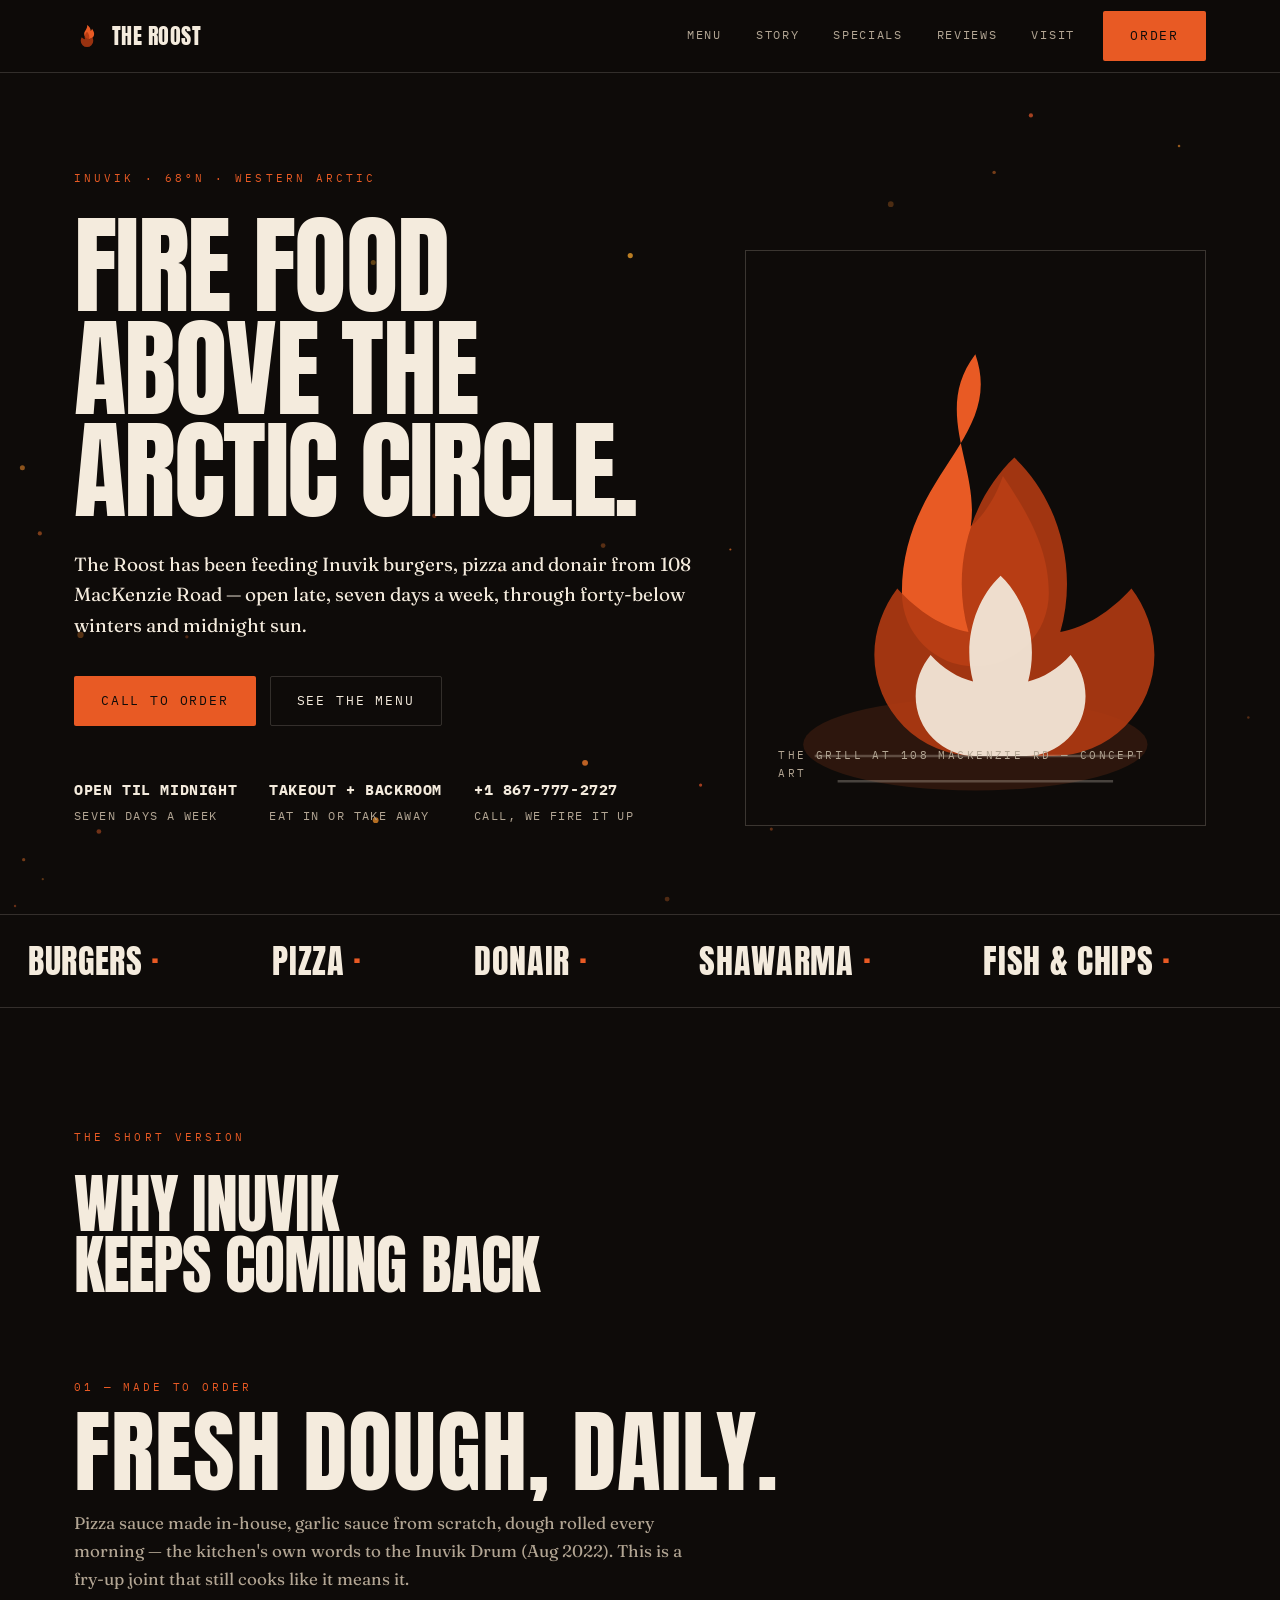
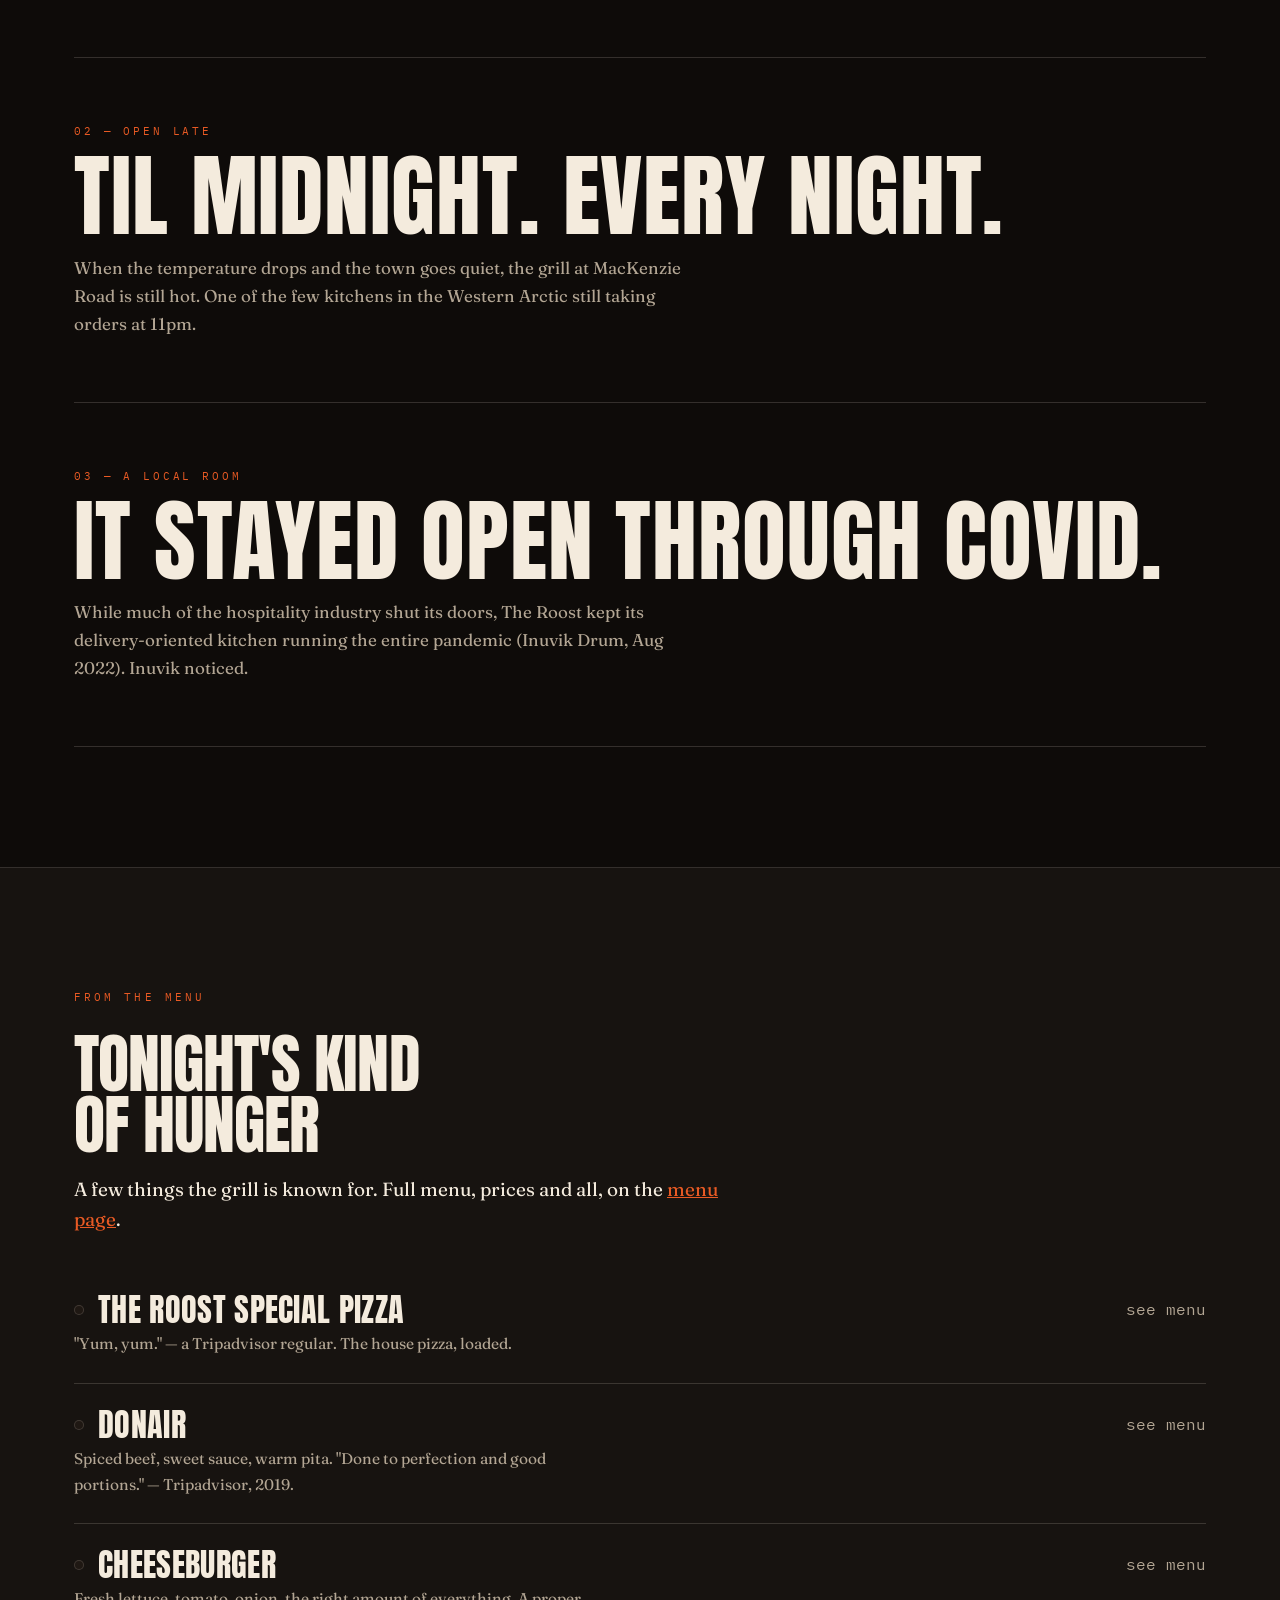
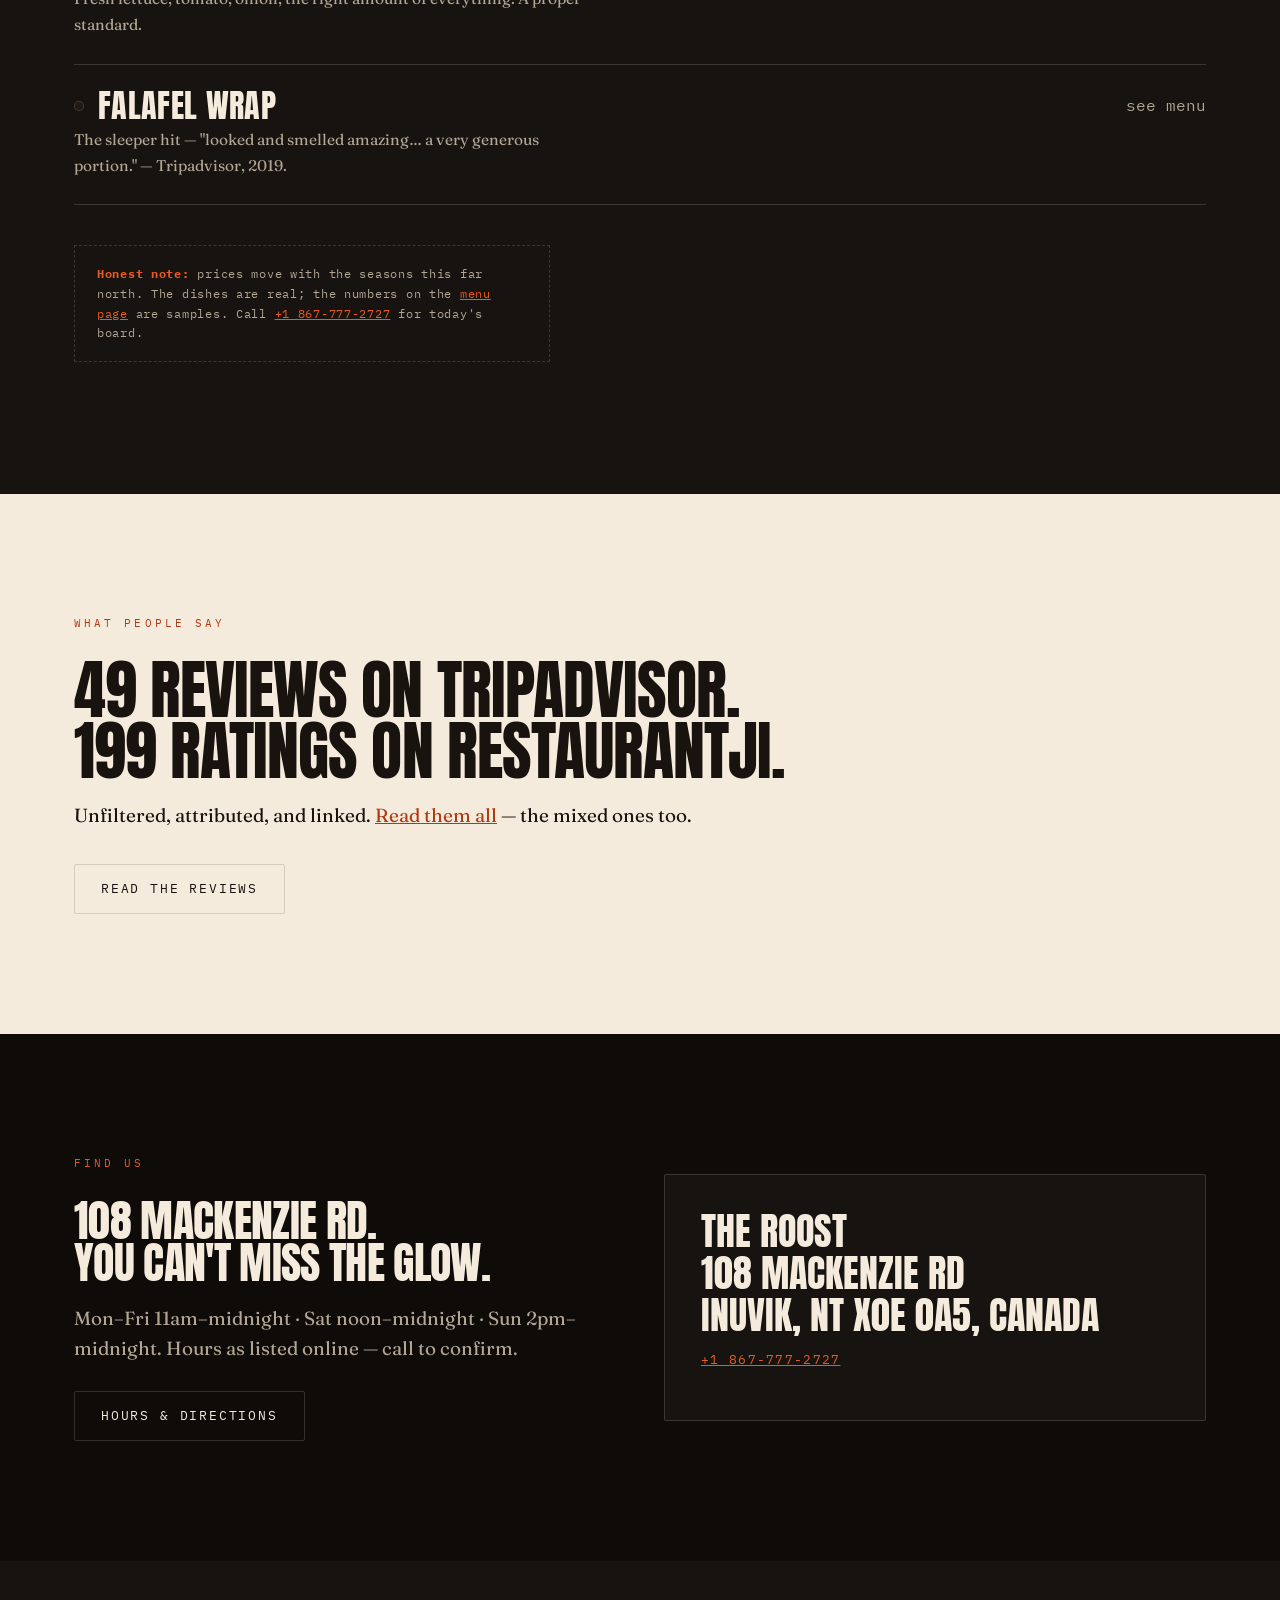
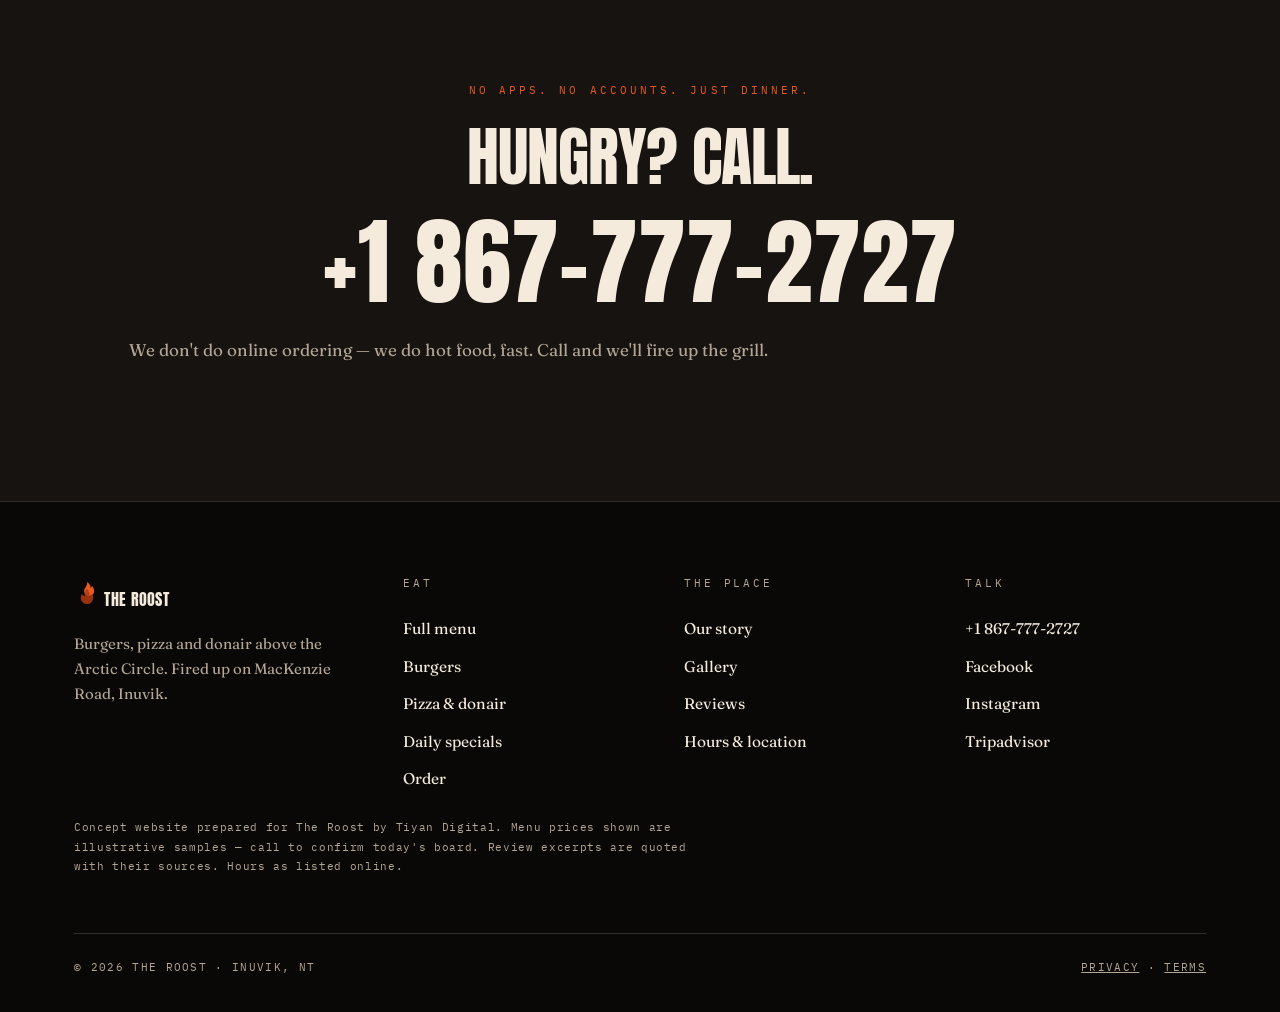
<file: index.html>
<!DOCTYPE html>
<html lang="en">
<head>
<meta charset="UTF-8">
<meta name="viewport" content="width=device-width, initial-scale=1">
<title>The Roost · Burgers, Pizza & Donair in Inuvik, NT</title>
<meta name="description" content="The Roost on MacKenzie Road, Inuvik — burgers, pizza and donair served late, seven days a week, above the Arctic Circle. Call +1 867-777-2727 to order.">
<meta property="og:title" content="The Roost · Inuvik, NT">
<meta property="og:description" content="Burgers, pizza and donair above the Arctic Circle. Open late, seven days.">
<meta property="og:type" content="website">
<link rel="preconnect" href="https://fonts.googleapis.com">
<link rel="preconnect" href="https://fonts.gstatic.com" crossorigin>
<link href="https://fonts.googleapis.com/css2?family=Anton&family=Fraunces:ital,opsz,wght@0,9..144,400;0,9..144,600;1,9..144,400&family=IBM+Plex+Mono:wght@400;500&display=swap" rel="stylesheet">
<link rel="stylesheet" href="style.css">
<link rel="icon" href="data:image/svg+xml,%3Csvg xmlns='http://www.w3.org/2000/svg' viewBox='0 0 24 24'%3E%3Cpath d='M12 2c1 4-3 5-3 9a5 5 0 0 0 10 0c0-2-1-3.5-2-5-.5 1.5-1.5 2-1.5 2C15 6 13 3.5 12 2z' fill='%23E85A24'/%3E%3C/svg%3E">
</head>
<body>
<a class="skip" href="#main">Skip to content</a>

<header class="site-nav">
  <div class="wrap nav-inner">
    <a class="brand" href="index.html" aria-label="The Roost — home">
      <svg viewBox="0 0 24 24" aria-hidden="true"><path d="M12 1.8c.9 3.6-2.6 5-2.6 8.4a4.6 4.6 0 0 0 9.2 0c0-1.9-1-3.4-1.9-4.8-.5 1.4-1.3 2-1.3 2 .3-2.4-1.6-4.6-3.4-5.6z" fill="#E85A24"/><path d="M12 22.2a5.8 5.8 0 0 1-5.8-5.8c0-1.2.4-2.3 1-3.2.9 1 1.9 1.7 2.9 1.9-.8-2.7.1-5.4 1.9-7.1 1.8 1.7 2.7 4.4 1.9 7.1 1-.2 2-.9 2.9-1.9.6.9 1 2 1 3.2a5.8 5.8 0 0 1-5.8 5.8z" fill="#B23A12" opacity=".85"/></svg>
      THE ROOST
    </a>
    <button class="burger" id="nav-toggle" aria-expanded="false" aria-controls="nav-links" aria-label="Toggle navigation"><span></span><span></span><span></span></button>
    <nav class="nav-links" id="nav-links" aria-label="Primary">
      <a class="nl" href="menu.html">Menu</a>
      <a class="nl" href="story.html">Story</a>
      <a class="nl" href="specials.html">Specials</a>
      <a class="nl" href="reviews.html">Reviews</a>
      <a class="nl" href="visit.html">Visit</a>
      <span class="nav-cta"><a class="btn btn-ember" href="order.html">Order</a></span>
    </nav>
  </div>
</header>

<main id="main">
  <section class="hero dark">
    <canvas id="ember-canvas" aria-hidden="true"></canvas>
    <div class="wrap hero-grid">
      <div class="hero-copy">
        <span class="eyebrow kicker-gap">Inuvik · 68°N · Western Arctic</span>
        <h1 class="h-display" aria-label="Fire food above the Arctic Circle">
          <span class="mask-line"><span>Fire food</span></span>
          <span class="mask-line"><span>above the</span></span>
          <span class="mask-line"><span>Arctic Circle.</span></span>
        </h1>
        <p class="sub" style="margin-top:26px">The Roost has been feeding Inuvik burgers, pizza and donair from 108 MacKenzie Road — open late, seven days a week, through forty-below winters and midnight sun.</p>
        <div class="hero-ctas">
          <a class="btn btn-ember" href="tel:+18677772727">Call to order</a>
          <a class="btn btn-ghost" href="menu.html">See the menu</a>
        </div>
        <div class="hero-meta">
          <div><strong>Open til midnight</strong>Seven days a week</div>
          <div><strong>Takeout + backroom</strong>Eat in or take away</div>
          <div><strong data-r="phoneDisplay">+1 867-777-2727</strong>Call, we fire it up</div>
        </div>
      </div>
      <div class="oven" role="img" aria-label="Illustration of a glowing grill flame">
        <svg viewBox="0 0 400 500" aria-hidden="true" preserveAspectRatio="xMidYMid slice">
          <rect width="400" height="500" fill="#0E0B09"/>
          <ellipse cx="200" cy="430" rx="150" ry="40" fill="#E85A24" opacity=".14"/>
          <path d="M200 90c26 74-64 104-64 208a64 64 0 0 0 128 0c0-40-20-72-40-102-10 30-28 44-28 44 8-52-34-100 4-150z" fill="#E85A24"/>
          <path d="M200 440a88 88 0 0 1-88-88c0-22 8-42 20-58 18 20 40 34 62 38-16-56 2-116 40-152 38 36 56 96 40 152 22-4 44-18 62-38 12 16 20 36 20 58a88 88 0 0 1-88 88z" fill="#B23A12" opacity=".9"/>
          <path d="M200 440a52 52 0 0 1-52-52c0-14 5-26 13-36 11 12 24 20 37 23-9-34 1-70 24-92 23 22 33 58 24 92 13-3 26-11 37-23 8 10 13 22 13 36a52 52 0 0 1-52 52z" fill="#F4EBDD" opacity=".92"/>
          <g stroke="#F4EBDD" stroke-width="2" opacity=".25">
            <line x1="60" y1="440" x2="340" y2="440"/><line x1="80" y1="462" x2="320" y2="462"/>
          </g>
        </svg>
        <p class="oven-cap">The grill at 108 MacKenzie Rd — concept art</p>
      </div>
    </div>
  </section>

  <div class="marquee" aria-hidden="true">
    <div class="marquee-track">
      <span>Burgers <i>·</i></span><span>Pizza <i>·</i></span><span>Donair <i>·</i></span><span>Shawarma <i>·</i></span><span>Fish &amp; Chips <i>·</i></span><span>Wonton Soup <i>·</i></span>
      <span>Burgers <i>·</i></span><span>Pizza <i>·</i></span><span>Donair <i>·</i></span><span>Shawarma <i>·</i></span><span>Fish &amp; Chips <i>·</i></span><span>Wonton Soup <i>·</i></span>
    </div>
  </div>

  <section class="block dark">
    <div class="wrap head-gap">
      <span class="eyebrow kicker-gap">The short version</span>
      <h2 class="h-1 rv">Why Inuvik<br>keeps coming back</h2>
    </div>
    <div class="wrap">
      <article class="wall-item rv">
        <span class="wall-tag">01 — Made to order</span>
        <h3 class="dish-name">Fresh dough, daily.</h3>
        <p>Pizza sauce made in-house, garlic sauce from scratch, dough rolled every morning — the kitchen's own words to the Inuvik Drum (Aug 2022). This is a fry-up joint that still cooks like it means it.</p>
      </article>
      <article class="wall-item rv">
        <span class="wall-tag">02 — Open late</span>
        <h3 class="dish-name">Til midnight. Every night.</h3>
        <p>When the temperature drops and the town goes quiet, the grill at MacKenzie Road is still hot. One of the few kitchens in the Western Arctic still taking orders at 11pm.</p>
      </article>
      <article class="wall-item rv">
        <span class="wall-tag">03 — A local room</span>
        <h3 class="dish-name">It stayed open through COVID.</h3>
        <p>While much of the hospitality industry shut its doors, The Roost kept its delivery-oriented kitchen running the entire pandemic (Inuvik Drum, Aug 2022). Inuvik noticed.</p>
      </article>
    </div>
  </section>

  <hr class="rule">

  <section class="block dark-2">
    <div class="wrap head-gap">
      <span class="eyebrow kicker-gap">From the menu</span>
      <h2 class="h-1 rv">Tonight's kind<br>of hunger</h2>
      <p class="sub rv">A few things the grill is known for. Full menu, prices and all, on the <a href="menu.html" style="color:var(--ember)">menu page</a>.</p>
    </div>
    <div class="wrap">
      <div class="dish rv"><div><h3 class="dish-name"><span class="flame-dot" aria-hidden="true"></span>The Roost Special Pizza</h3><p class="dish-desc">"Yum, yum." — a Tripadvisor regular. The house pizza, loaded.</p></div><span class="dish-price">see menu</span></div>
      <div class="dish rv"><div><h3 class="dish-name"><span class="flame-dot" aria-hidden="true"></span>Donair</h3><p class="dish-desc">Spiced beef, sweet sauce, warm pita. "Done to perfection and good portions." — Tripadvisor, 2019.</p></div><span class="dish-price">see menu</span></div>
      <div class="dish rv"><div><h3 class="dish-name"><span class="flame-dot" aria-hidden="true"></span>Cheeseburger</h3><p class="dish-desc">Fresh lettuce, tomato, onion, the right amount of everything. A proper standard.</p></div><span class="dish-price">see menu</span></div>
      <div class="dish rv"><div><h3 class="dish-name"><span class="flame-dot" aria-hidden="true"></span>Falafel Wrap</h3><p class="dish-desc">The sleeper hit — "looked and smelled amazing… a very generous portion." — Tripadvisor, 2019.</p></div><span class="dish-price">see menu</span></div>
      <p class="price-note rv"><strong>Honest note:</strong> prices move with the seasons this far north. The dishes are real; the numbers on the <a href="menu.html" style="color:var(--ember)">menu page</a> are samples. Call <a href="tel:+18677772727" style="color:var(--ember)">+1 867-777-2727</a> for today's board.</p>
    </div>
  </section>

  <section class="block light">
    <div class="wrap head-gap">
      <span class="eyebrow kicker-gap">What people say</span>
      <h2 class="h-1 rv">49 reviews on Tripadvisor.<br>199 ratings on Restaurantji.</h2>
      <p class="sub rv">Unfiltered, attributed, and linked. <a href="reviews.html" style="color:var(--ember-deep)">Read them all</a> — the mixed ones too.</p>
      <div style="margin-top:34px"><a class="btn btn-ghost-lt rv" href="reviews.html">Read the reviews</a></div>
    </div>
  </section>

  <section class="block dark">
    <div class="wrap" style="display:grid;grid-template-columns:1fr 1fr;gap:48px;align-items:center" id="visit-teaser">
      <div class="rv">
        <span class="eyebrow kicker-gap">Find us</span>
        <h2 class="h-2" style="margin-bottom:18px">108 MacKenzie Rd.<br>You can't miss the glow.</h2>
        <p class="sub" style="color:var(--muted-dk)">Mon–Fri 11am–midnight · Sat noon–midnight · Sun 2pm–midnight. Hours as listed online — call to confirm.</p>
        <div style="margin-top:28px"><a class="btn btn-ghost" href="visit.html">Hours &amp; directions</a></div>
      </div>
      <div class="addr-block rv">
        <p class="big"><span data-r="name">The Roost</span><br><span data-r="address">108 MacKenzie Rd</span><br><span data-r="city">Inuvik, NT X0E 0A5, Canada</span></p>
        <p style="font-family:var(--font-m);font-size:13px;letter-spacing:.1em;color:var(--muted-dk)"><a data-r="phoneHref" href="tel:+18677772727" style="color:var(--ember)"><span data-r="phoneDisplay">+1 867-777-2727</span></a></p>
      </div>
    </div>
  </section>

  <section class="block dark-2" style="text-align:center">
    <div class="wrap">
      <span class="eyebrow kicker-gap rv">No apps. No accounts. Just dinner.</span>
      <h2 class="h-1 rv" style="margin-bottom:26px">Hungry? Call.</h2>
      <a class="tel-mega rv" href="tel:+18677772727" data-r="phoneDisplay">+1 867-777-2727</a>
      <p class="rv" style="color:var(--muted-dk);margin-top:26px">We don't do online ordering — we do hot food, fast. Call and we'll fire up the grill.</p>
    </div>
  </section>
</main>

<footer>
  <div class="wrap">
    <div class="foot-grid">
      <div class="foot-brand">
        <a class="brand" href="index.html" aria-label="The Roost — home">
          <svg viewBox="0 0 24 24" aria-hidden="true" width="26" height="26"><path d="M12 1.8c.9 3.6-2.6 5-2.6 8.4a4.6 4.6 0 0 0 9.2 0c0-1.9-1-3.4-1.9-4.8-.5 1.4-1.3 2-1.3 2 .3-2.4-1.6-4.6-3.4-5.6z" fill="#E85A24"/><path d="M12 22.2a5.8 5.8 0 0 1-5.8-5.8c0-1.2.4-2.3 1-3.2.9 1 1.9 1.7 2.9 1.9-.8-2.7.1-5.4 1.9-7.1 1.8 1.7 2.7 4.4 1.9 7.1 1-.2 2-.9 2.9-1.9.6.9 1 2 1 3.2a5.8 5.8 0 0 1-5.8 5.8z" fill="#B23A12" opacity=".85"/></svg>
          THE ROOST
        </a>
        <p>Burgers, pizza and donair above the Arctic Circle. Fired up on MacKenzie Road, Inuvik.</p>
      </div>
      <div>
        <h4>Eat</h4>
        <a href="menu.html">Full menu</a><a href="burgers.html">Burgers</a><a href="pizza-donair.html">Pizza &amp; donair</a><a href="specials.html">Daily specials</a><a href="order.html">Order</a>
      </div>
      <div>
        <h4>The place</h4>
        <a href="story.html">Our story</a><a href="gallery.html">Gallery</a><a href="reviews.html">Reviews</a><a href="visit.html">Hours &amp; location</a>
      </div>
      <div>
        <h4>Talk</h4>
        <a href="tel:+18677772727"><span data-r="phoneDisplay">+1 867-777-2727</span></a>
        <a data-r="facebook" href="https://www.facebook.com/theroost867/">Facebook</a>
        <a data-r="instagram" href="https://www.instagram.com/theroost867">Instagram</a>
        <a data-r="tripadvisor" href="https://www.tripadvisor.ca/Restaurant_Review-g499243-d764679-Reviews-The_Roost-Inuvik_Northwest_Territories.html">Tripadvisor</a>
      </div>
    </div>
    <p class="honesty">Concept website prepared for The Roost by Tiyan Digital. Menu prices shown are illustrative samples — call to confirm today's board. Review excerpts are quoted with their sources. Hours as listed online.</p>
    <div class="foot-base">
      <span>© 2026 The Roost · Inuvik, NT</span>
      <span><a href="privacy.html">Privacy</a> · <a href="terms.html">Terms</a></span>
    </div>
  </div>
</footer>
<script src="site.js"></script>
</body>
</html>
</file>
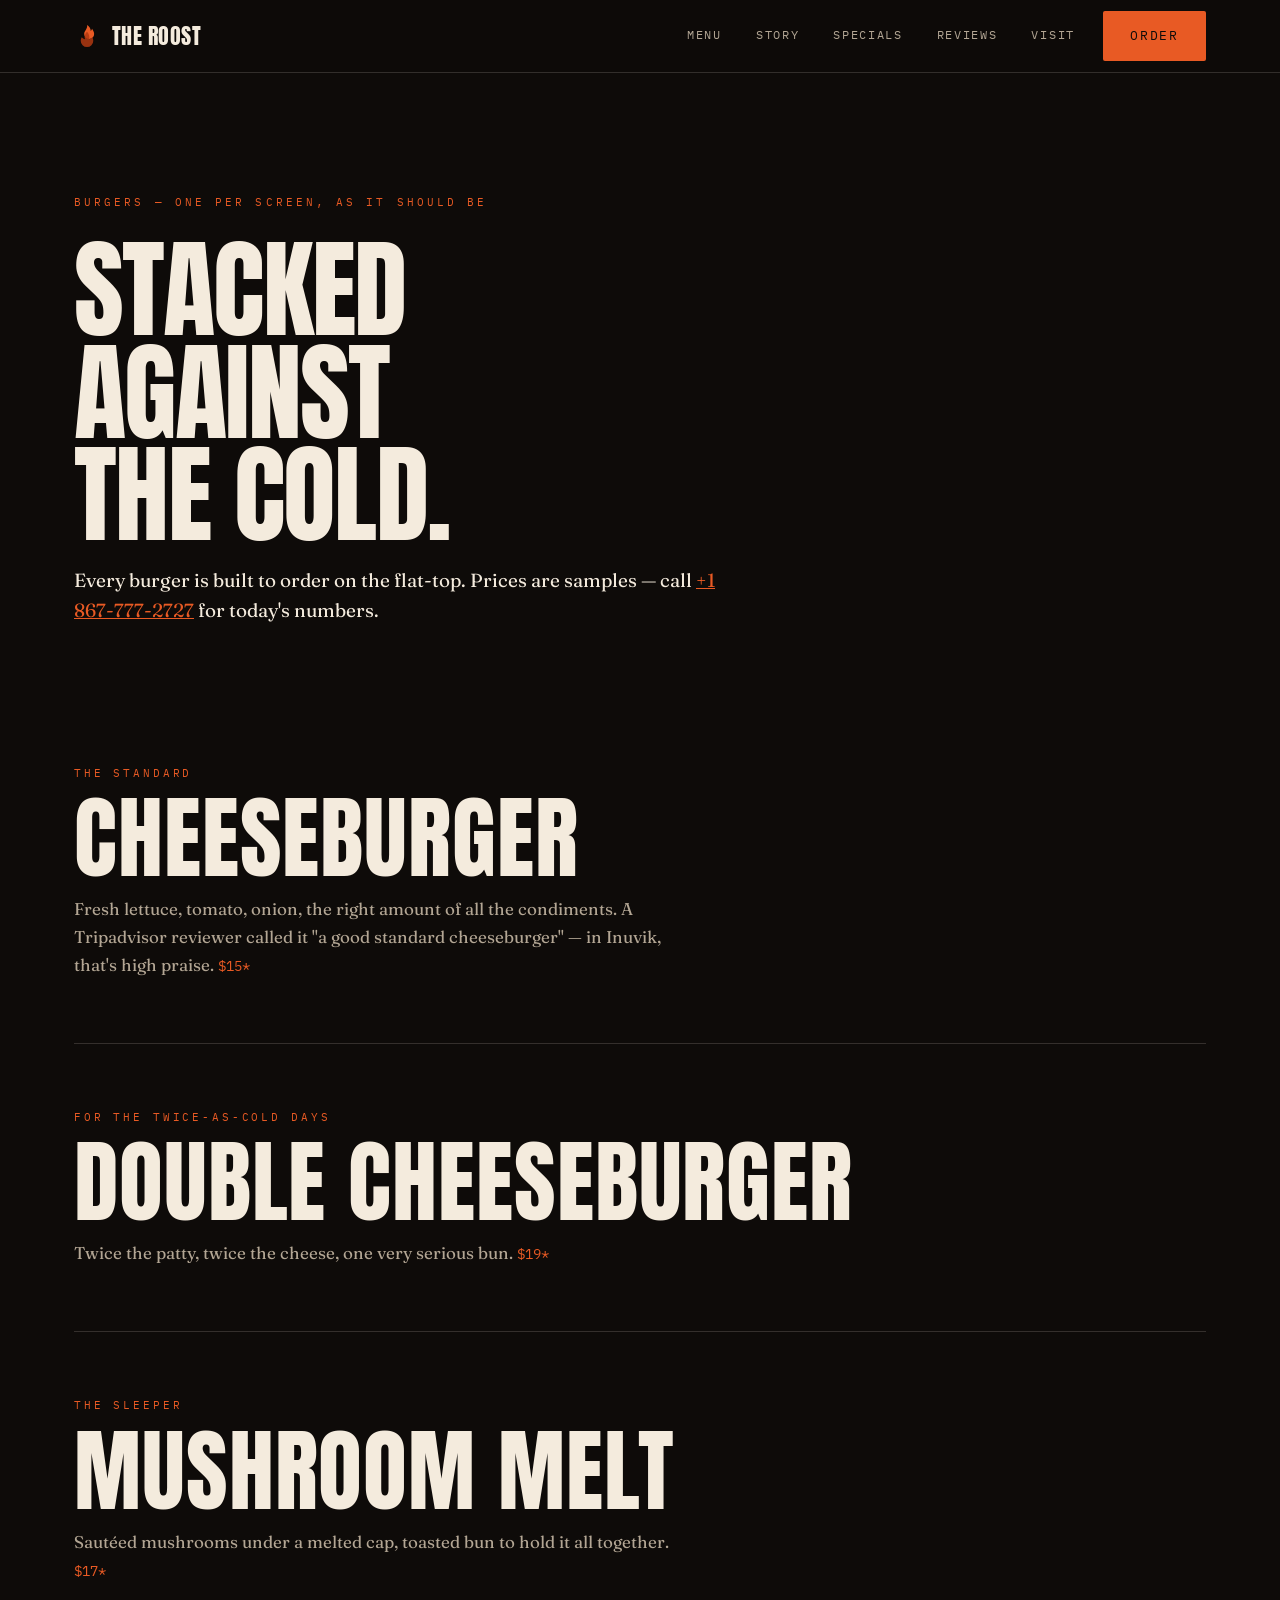
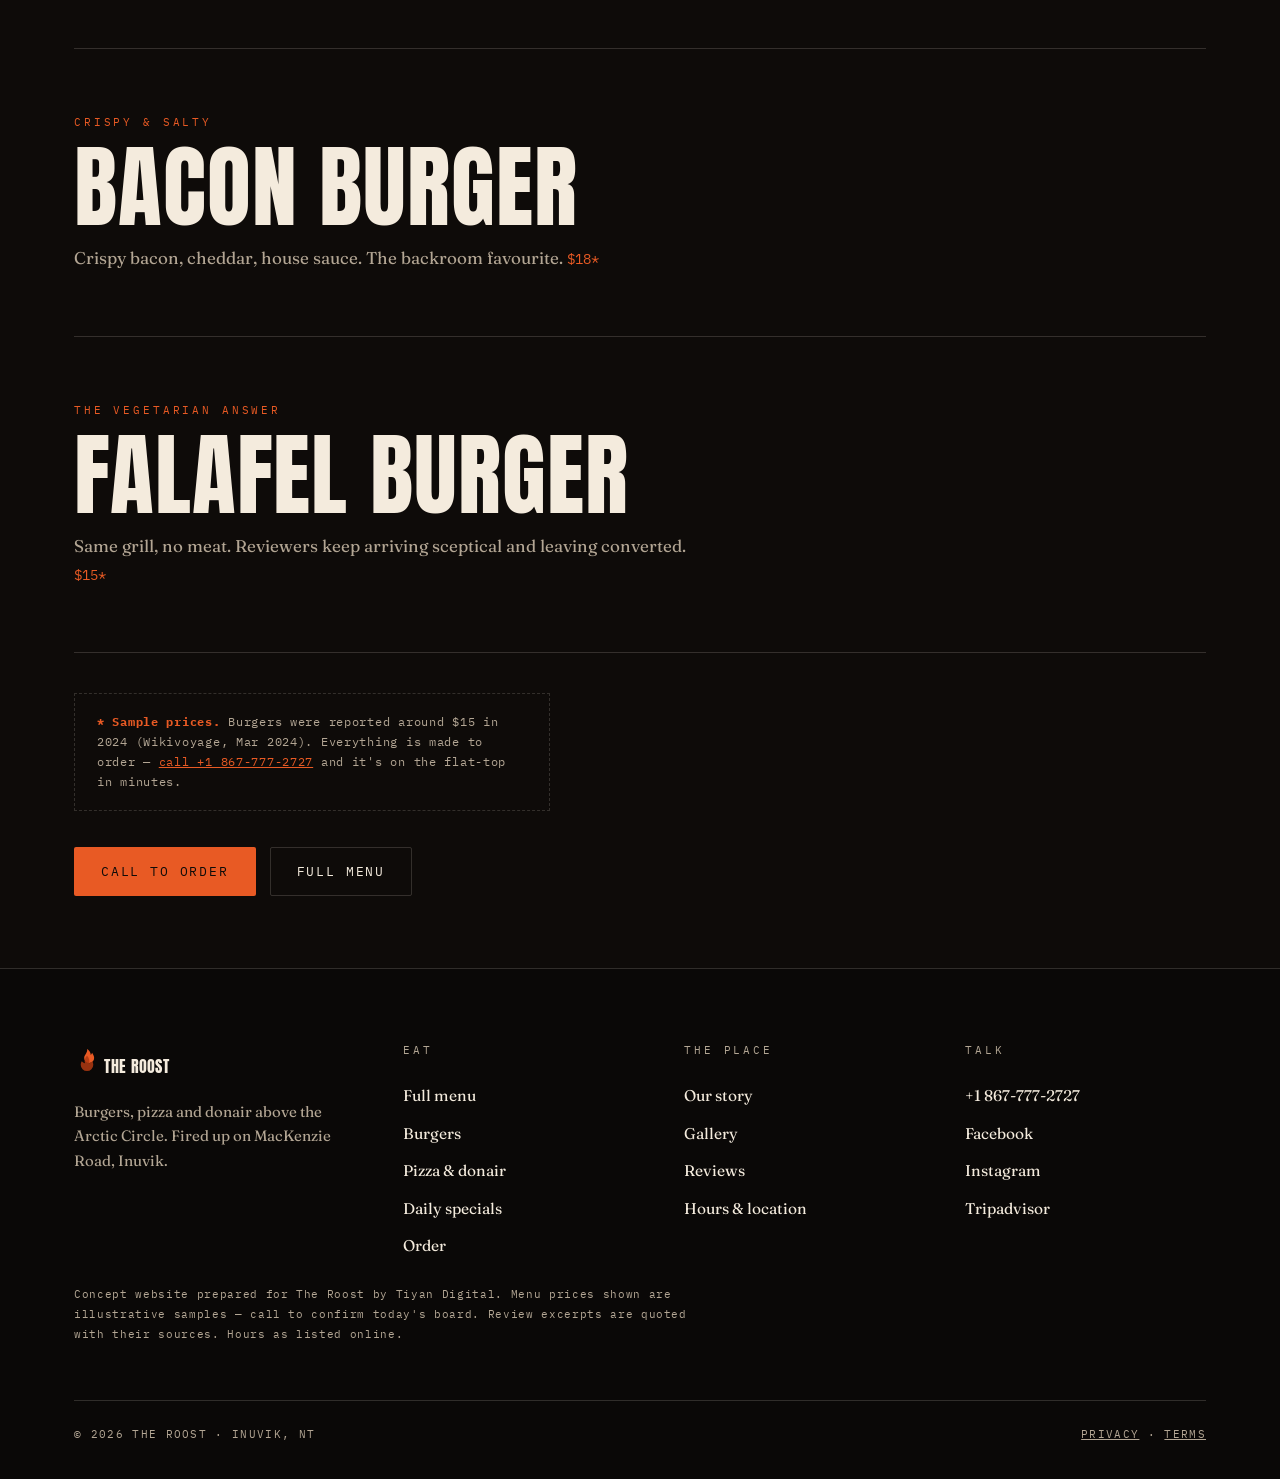
<file: burgers.html>
<!DOCTYPE html>
<html lang="en">
<head>
<meta charset="UTF-8">
<meta name="viewport" content="width=device-width, initial-scale=1">
<title>Burgers · The Roost, Inuvik NT</title>
<meta name="description" content="Burgers at The Roost, Inuvik — cheeseburgers, doubles, melts, made to order on MacKenzie Road. Call +1 867-777-2727.">
<meta property="og:title" content="Burgers · The Roost, Inuvik">
<meta property="og:type" content="website">
<link rel="preconnect" href="https://fonts.googleapis.com">
<link rel="preconnect" href="https://fonts.gstatic.com" crossorigin>
<link href="https://fonts.googleapis.com/css2?family=Anton&family=Fraunces:ital,opsz,wght@0,9..144,400;0,9..144,600;1,9..144,400&family=IBM+Plex+Mono:wght@400;500&display=swap" rel="stylesheet">
<link rel="stylesheet" href="style.css">
<link rel="icon" href="data:image/svg+xml,%3Csvg xmlns='http://www.w3.org/2000/svg' viewBox='0 0 24 24'%3E%3Cpath d='M12 2c1 4-3 5-3 9a5 5 0 0 0 10 0c0-2-1-3.5-2-5-.5 1.5-1.5 2-1.5 2C15 6 13 3.5 12 2z' fill='%23E85A24'/%3E%3C/svg%3E">
</head>
<body>
<a class="skip" href="#main">Skip to content</a>

<header class="site-nav">
  <div class="wrap nav-inner">
    <a class="brand" href="index.html" aria-label="The Roost — home">
      <svg viewBox="0 0 24 24" aria-hidden="true"><path d="M12 1.8c.9 3.6-2.6 5-2.6 8.4a4.6 4.6 0 0 0 9.2 0c0-1.9-1-3.4-1.9-4.8-.5 1.4-1.3 2-1.3 2 .3-2.4-1.6-4.6-3.4-5.6z" fill="#E85A24"/><path d="M12 22.2a5.8 5.8 0 0 1-5.8-5.8c0-1.2.4-2.3 1-3.2.9 1 1.9 1.7 2.9 1.9-.8-2.7.1-5.4 1.9-7.1 1.8 1.7 2.7 4.4 1.9 7.1 1-.2 2-.9 2.9-1.9.6.9 1 2 1 3.2a5.8 5.8 0 0 1-5.8 5.8z" fill="#B23A12" opacity=".85"/></svg>
      THE ROOST
    </a>
    <button class="burger" id="nav-toggle" aria-expanded="false" aria-controls="nav-links" aria-label="Toggle navigation"><span></span><span></span><span></span></button>
    <nav class="nav-links" id="nav-links" aria-label="Primary">
      <a class="nl" href="menu.html">Menu</a>
      <a class="nl" href="story.html">Story</a>
      <a class="nl" href="specials.html">Specials</a>
      <a class="nl" href="reviews.html">Reviews</a>
      <a class="nl" href="visit.html">Visit</a>
      <span class="nav-cta"><a class="btn btn-ember" href="order.html">Order</a></span>
    </nav>
  </div>
</header>

<main id="main">
  <section class="block dark" style="padding-bottom:40px">
    <div class="wrap head-gap">
      <span class="eyebrow kicker-gap">Burgers — one per screen, as it should be</span>
      <h1 class="h-display">Stacked<br>against<br>the cold.</h1>
      <p class="sub">Every burger is built to order on the flat-top. Prices are samples — call <a href="tel:+18677772727" style="color:var(--ember)">+1 867-777-2727</a> for today's numbers.</p>
    </div>
  </section>

  <section class="dark">
    <div class="wrap">
      <article class="wall-item rv">
        <span class="wall-tag">The standard</span>
        <h2 class="dish-name">Cheeseburger</h2>
        <p>Fresh lettuce, tomato, onion, the right amount of all the condiments. A Tripadvisor reviewer called it "a good standard cheeseburger" — in Inuvik, that's high praise. <span style="font-family:var(--font-m);font-size:14px;color:var(--ember)">$15*</span></p>
      </article>
      <article class="wall-item rv">
        <span class="wall-tag">For the twice-as-cold days</span>
        <h2 class="dish-name">Double Cheeseburger</h2>
        <p>Twice the patty, twice the cheese, one very serious bun. <span style="font-family:var(--font-m);font-size:14px;color:var(--ember)">$19*</span></p>
      </article>
      <article class="wall-item rv">
        <span class="wall-tag">The sleeper</span>
        <h2 class="dish-name">Mushroom Melt</h2>
        <p>Sautéed mushrooms under a melted cap, toasted bun to hold it all together. <span style="font-family:var(--font-m);font-size:14px;color:var(--ember)">$17*</span></p>
      </article>
      <article class="wall-item rv">
        <span class="wall-tag">Crispy &amp; salty</span>
        <h2 class="dish-name">Bacon Burger</h2>
        <p>Crispy bacon, cheddar, house sauce. The backroom favourite. <span style="font-family:var(--font-m);font-size:14px;color:var(--ember)">$18*</span></p>
      </article>
      <article class="wall-item rv">
        <span class="wall-tag">The vegetarian answer</span>
        <h2 class="dish-name">Falafel Burger</h2>
        <p>Same grill, no meat. Reviewers keep arriving sceptical and leaving converted. <span style="font-family:var(--font-m);font-size:14px;color:var(--ember)">$15*</span></p>
      </article>
      <p class="price-note rv"><strong>* Sample prices.</strong> Burgers were reported around $15 in 2024 (Wikivoyage, Mar 2024). Everything is made to order — <a href="tel:+18677772727" style="color:var(--ember)">call +1 867-777-2727</a> and it's on the flat-top in minutes.</p>
      <div class="hero-ctas rv" style="margin:36px 0 0">
        <a class="btn btn-ember" href="tel:+18677772727">Call to order</a>
        <a class="btn btn-ghost" href="menu.html">Full menu</a>
      </div>
      <div style="height:72px"></div>
    </div>
  </section>
</main>

<footer>
  <div class="wrap">
    <div class="foot-grid">
      <div class="foot-brand">
        <a class="brand" href="index.html" aria-label="The Roost — home">
          <svg viewBox="0 0 24 24" aria-hidden="true" width="26" height="26"><path d="M12 1.8c.9 3.6-2.6 5-2.6 8.4a4.6 4.6 0 0 0 9.2 0c0-1.9-1-3.4-1.9-4.8-.5 1.4-1.3 2-1.3 2 .3-2.4-1.6-4.6-3.4-5.6z" fill="#E85A24"/><path d="M12 22.2a5.8 5.8 0 0 1-5.8-5.8c0-1.2.4-2.3 1-3.2.9 1 1.9 1.7 2.9 1.9-.8-2.7.1-5.4 1.9-7.1 1.8 1.7 2.7 4.4 1.9 7.1 1-.2 2-.9 2.9-1.9.6.9 1 2 1 3.2a5.8 5.8 0 0 1-5.8 5.8z" fill="#B23A12" opacity=".85"/></svg>
          THE ROOST
        </a>
        <p>Burgers, pizza and donair above the Arctic Circle. Fired up on MacKenzie Road, Inuvik.</p>
      </div>
      <div>
        <h4>Eat</h4>
        <a href="menu.html">Full menu</a><a href="burgers.html">Burgers</a><a href="pizza-donair.html">Pizza &amp; donair</a><a href="specials.html">Daily specials</a><a href="order.html">Order</a>
      </div>
      <div>
        <h4>The place</h4>
        <a href="story.html">Our story</a><a href="gallery.html">Gallery</a><a href="reviews.html">Reviews</a><a href="visit.html">Hours &amp; location</a>
      </div>
      <div>
        <h4>Talk</h4>
        <a href="tel:+18677772727"><span data-r="phoneDisplay">+1 867-777-2727</span></a>
        <a data-r="facebook" href="https://www.facebook.com/theroost867/">Facebook</a>
        <a data-r="instagram" href="https://www.instagram.com/theroost867">Instagram</a>
        <a data-r="tripadvisor" href="https://www.tripadvisor.ca/Restaurant_Review-g499243-d764679-Reviews-The_Roost-Inuvik_Northwest_Territories.html">Tripadvisor</a>
      </div>
    </div>
    <p class="honesty">Concept website prepared for The Roost by Tiyan Digital. Menu prices shown are illustrative samples — call to confirm today's board. Review excerpts are quoted with their sources. Hours as listed online.</p>
    <div class="foot-base">
      <span>© 2026 The Roost · Inuvik, NT</span>
      <span><a href="privacy.html">Privacy</a> · <a href="terms.html">Terms</a></span>
    </div>
  </div>
</footer>
<script src="site.js"></script>
</body>
</html>
</file>
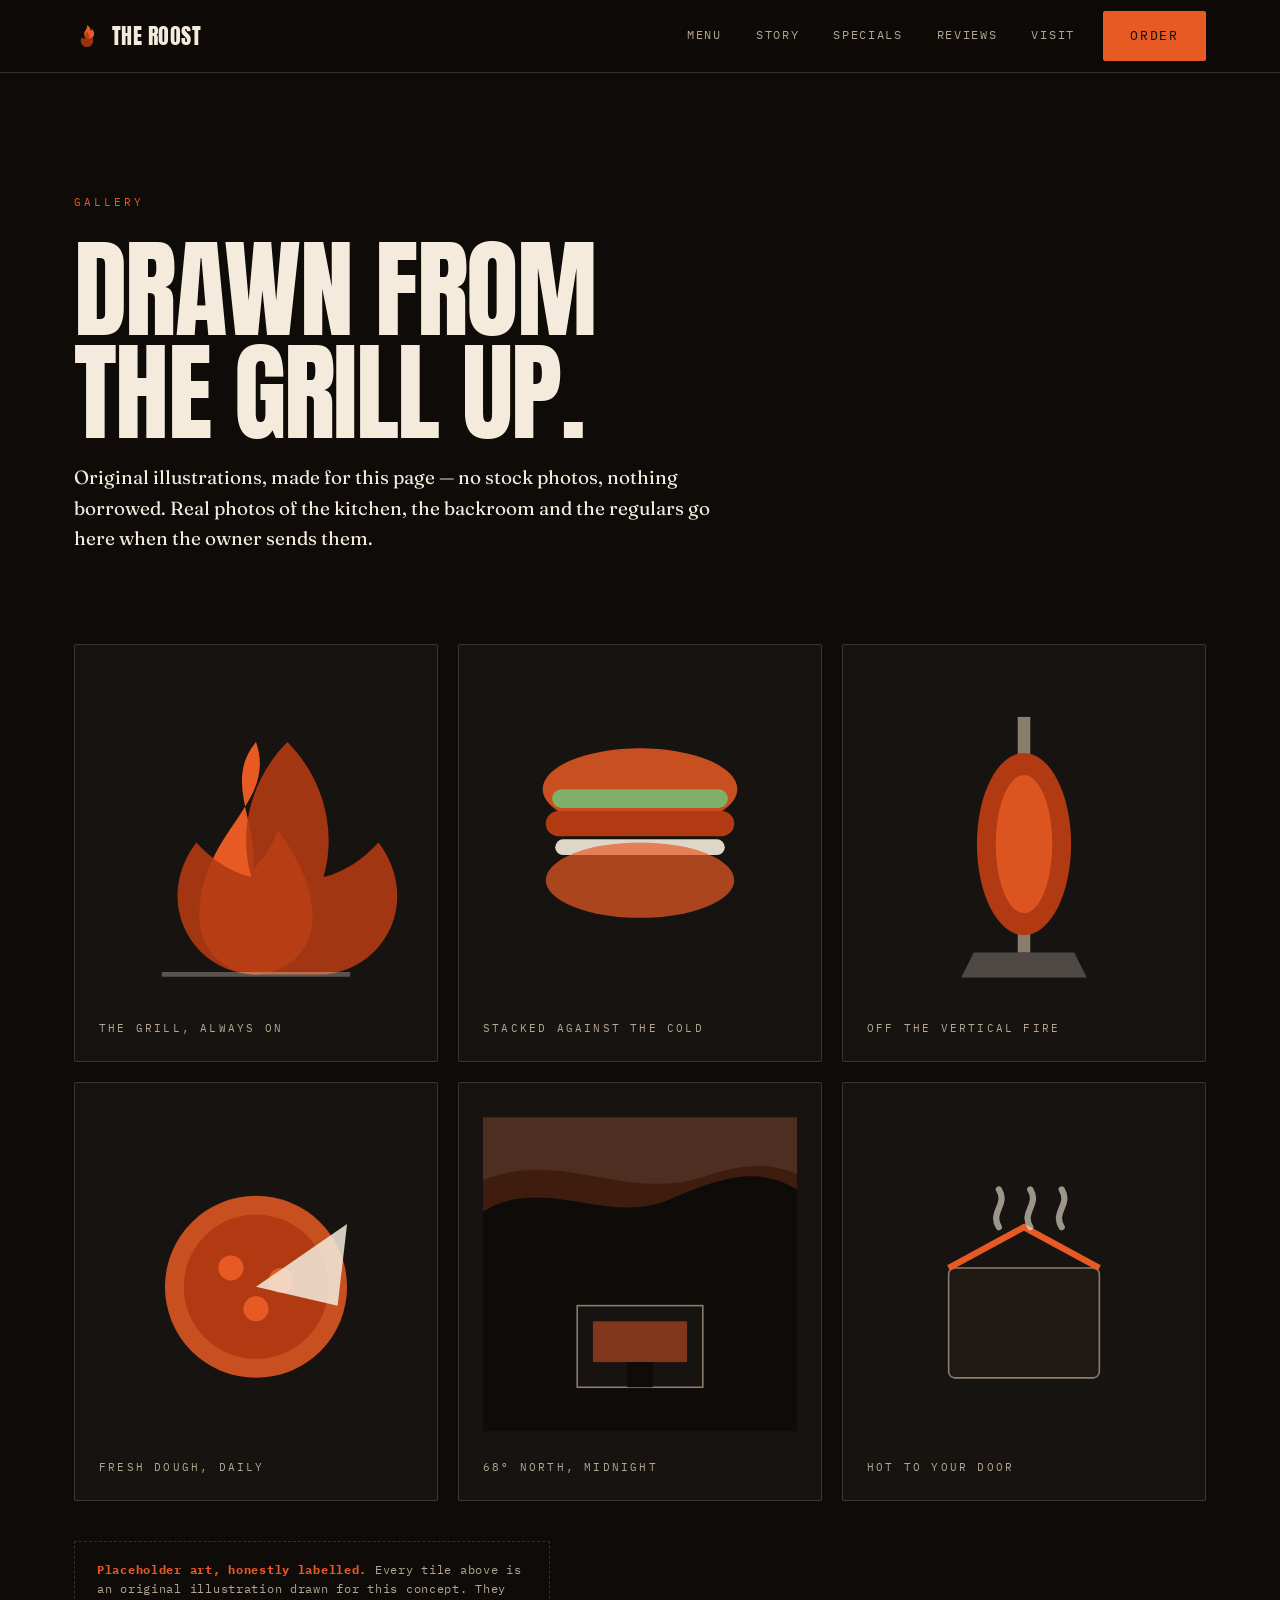
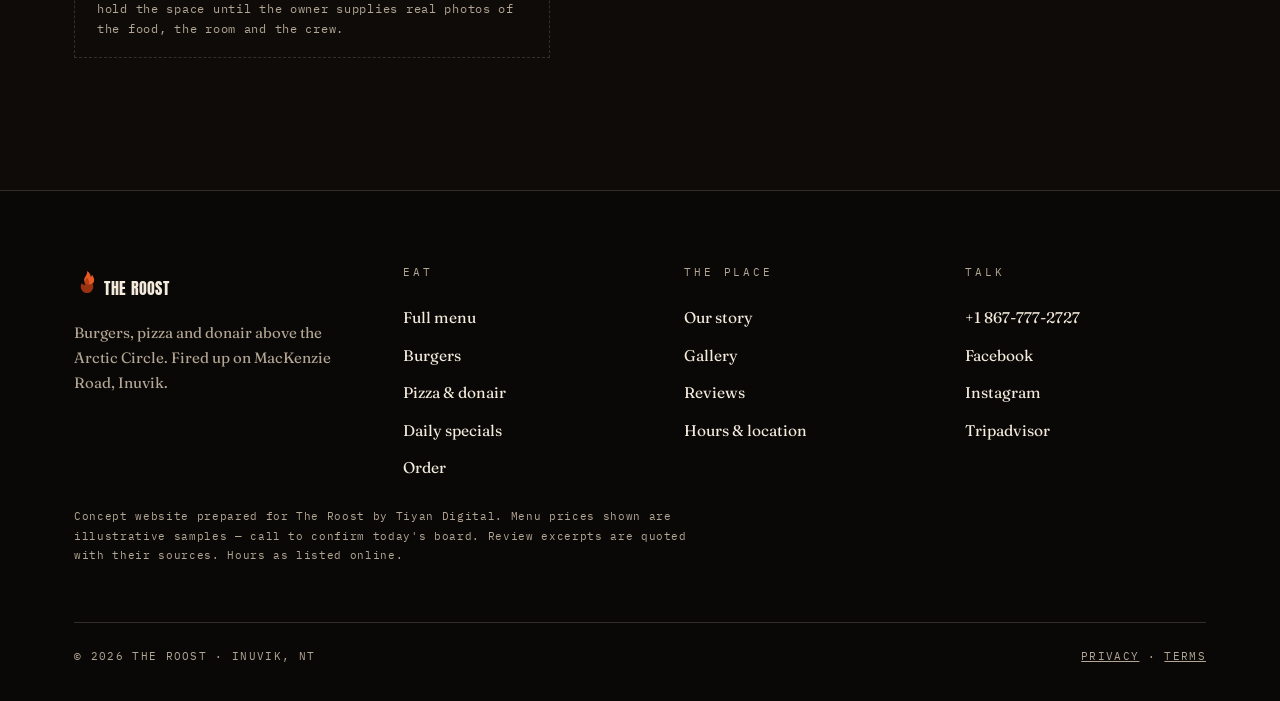
<file: gallery.html>
<!DOCTYPE html>
<html lang="en">
<head>
<meta charset="UTF-8">
<meta name="viewport" content="width=device-width, initial-scale=1">
<title>Gallery · The Roost, Inuvik NT</title>
<meta name="description" content="Gallery of The Roost, Inuvik — original illustrations of the grill, the burgers, the donair and the Arctic night.">
<meta property="og:title" content="Gallery · The Roost, Inuvik">
<meta property="og:type" content="website">
<link rel="preconnect" href="https://fonts.googleapis.com">
<link rel="preconnect" href="https://fonts.gstatic.com" crossorigin>
<link href="https://fonts.googleapis.com/css2?family=Anton&family=Fraunces:ital,opsz,wght@0,9..144,400;0,9..144,600;1,9..144,400&family=IBM+Plex+Mono:wght@400;500&display=swap" rel="stylesheet">
<link rel="stylesheet" href="style.css">
<link rel="icon" href="data:image/svg+xml,%3Csvg xmlns='http://www.w3.org/2000/svg' viewBox='0 0 24 24'%3E%3Cpath d='M12 2c1 4-3 5-3 9a5 5 0 0 0 10 0c0-2-1-3.5-2-5-.5 1.5-1.5 2-1.5 2C15 6 13 3.5 12 2z' fill='%23E85A24'/%3E%3C/svg%3E">
</head>
<body>
<a class="skip" href="#main">Skip to content</a>

<header class="site-nav">
  <div class="wrap nav-inner">
    <a class="brand" href="index.html" aria-label="The Roost — home">
      <svg viewBox="0 0 24 24" aria-hidden="true"><path d="M12 1.8c.9 3.6-2.6 5-2.6 8.4a4.6 4.6 0 0 0 9.2 0c0-1.9-1-3.4-1.9-4.8-.5 1.4-1.3 2-1.3 2 .3-2.4-1.6-4.6-3.4-5.6z" fill="#E85A24"/><path d="M12 22.2a5.8 5.8 0 0 1-5.8-5.8c0-1.2.4-2.3 1-3.2.9 1 1.9 1.7 2.9 1.9-.8-2.7.1-5.4 1.9-7.1 1.8 1.7 2.7 4.4 1.9 7.1 1-.2 2-.9 2.9-1.9.6.9 1 2 1 3.2a5.8 5.8 0 0 1-5.8 5.8z" fill="#B23A12" opacity=".85"/></svg>
      THE ROOST
    </a>
    <button class="burger" id="nav-toggle" aria-expanded="false" aria-controls="nav-links" aria-label="Toggle navigation"><span></span><span></span><span></span></button>
    <nav class="nav-links" id="nav-links" aria-label="Primary">
      <a class="nl" href="menu.html">Menu</a>
      <a class="nl" href="story.html">Story</a>
      <a class="nl" href="specials.html">Specials</a>
      <a class="nl" href="reviews.html">Reviews</a>
      <a class="nl" href="visit.html">Visit</a>
      <span class="nav-cta"><a class="btn btn-ember" href="order.html">Order</a></span>
    </nav>
  </div>
</header>

<main id="main">
  <section class="block dark" style="padding-bottom:56px">
    <div class="wrap head-gap">
      <span class="eyebrow kicker-gap">Gallery</span>
      <h1 class="h-display">Drawn from<br>the grill up.</h1>
      <p class="sub">Original illustrations, made for this page — no stock photos, nothing borrowed. Real photos of the kitchen, the backroom and the regulars go here when the owner sends them.</p>
    </div>
  </section>

  <section class="block dark" style="padding-top:0">
    <div class="wrap gal">
      <figure class="tile rv" style="margin:0">
        <svg viewBox="0 0 200 200" role="img" aria-label="Illustration of a flame over a grill"><rect width="200" height="200" fill="#171310"/><path d="M100 40c14 40-36 56-36 112a36 36 0 0 0 72 0c0-22-11-40-22-56-6 17-16 25-16 25 4-29-19-56 2-81z" fill="#E85A24"/><path d="M100 188a50 50 0 0 1-50-50c0-13 5-25 12-34 10 11 22 19 35 22-9-31 1-64 23-86 22 22 32 55 23 86 13-3 25-11 35-22 7 9 12 21 12 34a50 50 0 0 1-50 50z" fill="#B23A12" opacity=".9"/><g stroke="#F4EBDD" stroke-width="3" opacity=".3"><line x1="40" y1="188" x2="160" y2="188"/></g></svg>
        <figcaption class="tile-cap">The grill, always on</figcaption>
      </figure>
      <figure class="tile rv" style="margin:0">
        <svg viewBox="0 0 200 200" role="img" aria-label="Illustration of a stacked burger"><rect width="200" height="200" fill="#171310"/><ellipse cx="100" cy="70" rx="62" ry="26" fill="#E85A24" opacity=".85"/><rect x="44" y="70" width="112" height="12" rx="6" fill="#7fb069"/><rect x="40" y="84" width="120" height="16" rx="8" fill="#B23A12"/><rect x="46" y="102" width="108" height="10" rx="5" fill="#F4EBDD" opacity=".9"/><ellipse cx="100" cy="128" rx="60" ry="24" fill="#E85A24" opacity=".7"/></svg>
        <figcaption class="tile-cap">Stacked against the cold</figcaption>
      </figure>
      <figure class="tile rv" style="margin:0">
        <svg viewBox="0 0 200 200" role="img" aria-label="Illustration of a donair spit"><rect width="200" height="200" fill="#171310"/><rect x="96" y="24" width="8" height="150" fill="#8B7E6E"/><ellipse cx="100" cy="105" rx="30" ry="58" fill="#B23A12"/><ellipse cx="100" cy="105" rx="18" ry="44" fill="#E85A24" opacity=".8"/><path d="M60 190h80l-8-16H68z" fill="#F4EBDD" opacity=".25"/></svg>
        <figcaption class="tile-cap">Off the vertical fire</figcaption>
      </figure>
      <figure class="tile rv" style="margin:0">
        <svg viewBox="0 0 200 200" role="img" aria-label="Illustration of a pizza with a slice lifted"><rect width="200" height="200" fill="#171310"/><circle cx="100" cy="108" r="58" fill="#E85A24" opacity=".85"/><circle cx="100" cy="108" r="46" fill="#B23A12"/><circle cx="84" cy="96" r="8" fill="#E85A24"/><circle cx="116" cy="104" r="8" fill="#E85A24"/><circle cx="100" cy="122" r="8" fill="#E85A24"/><path d="M100 108l58-40-6 52z" fill="#F4EBDD" opacity=".85"/></svg>
        <figcaption class="tile-cap">Fresh dough, daily</figcaption>
      </figure>
      <figure class="tile rv" style="margin:0">
        <svg viewBox="0 0 200 200" role="img" aria-label="Illustration of the aurora over a small diner"><rect width="200" height="200" fill="#0E0B09"/><path d="M0 60c40-24 80 10 120-8s60-18 80-6v-46H0z" fill="#E85A24" opacity=".22"/><path d="M0 40c50-20 90 14 140-2 30-10 44-8 60-2V0H0z" fill="#F4EBDD" opacity=".08"/><rect x="60" y="120" width="80" height="52" fill="#171310" stroke="#8B7E6E"/><rect x="70" y="130" width="60" height="26" fill="#E85A24" opacity=".5"/><rect x="92" y="156" width="16" height="16" fill="#0E0B09"/></svg>
        <figcaption class="tile-cap">68° north, midnight</figcaption>
      </figure>
      <figure class="tile rv" style="margin:0">
        <svg viewBox="0 0 200 200" role="img" aria-label="Illustration of a takeout box with steam"><rect width="200" height="200" fill="#171310"/><rect x="52" y="96" width="96" height="70" rx="4" fill="#1F1813" stroke="#8B7E6E"/><path d="M52 96l48-26 48 26" fill="none" stroke="#E85A24" stroke-width="4"/><path d="M84 70c-6-10 6-14 0-24M104 70c-6-10 6-14 0-24M124 70c-6-10 6-14 0-24" stroke="#F4EBDD" stroke-width="4" fill="none" opacity=".6" stroke-linecap="round"/></svg>
        <figcaption class="tile-cap">Hot to your door</figcaption>
      </figure>
    </div>
    <div class="wrap">
      <p class="price-note rv"><strong>Placeholder art, honestly labelled.</strong> Every tile above is an original illustration drawn for this concept. They hold the space until the owner supplies real photos of the food, the room and the crew.</p>
    </div>
  </section>
</main>

<footer>
  <div class="wrap">
    <div class="foot-grid">
      <div class="foot-brand">
        <a class="brand" href="index.html" aria-label="The Roost — home">
          <svg viewBox="0 0 24 24" aria-hidden="true" width="26" height="26"><path d="M12 1.8c.9 3.6-2.6 5-2.6 8.4a4.6 4.6 0 0 0 9.2 0c0-1.9-1-3.4-1.9-4.8-.5 1.4-1.3 2-1.3 2 .3-2.4-1.6-4.6-3.4-5.6z" fill="#E85A24"/><path d="M12 22.2a5.8 5.8 0 0 1-5.8-5.8c0-1.2.4-2.3 1-3.2.9 1 1.9 1.7 2.9 1.9-.8-2.7.1-5.4 1.9-7.1 1.8 1.7 2.7 4.4 1.9 7.1 1-.2 2-.9 2.9-1.9.6.9 1 2 1 3.2a5.8 5.8 0 0 1-5.8 5.8z" fill="#B23A12" opacity=".85"/></svg>
          THE ROOST
        </a>
        <p>Burgers, pizza and donair above the Arctic Circle. Fired up on MacKenzie Road, Inuvik.</p>
      </div>
      <div>
        <h4>Eat</h4>
        <a href="menu.html">Full menu</a><a href="burgers.html">Burgers</a><a href="pizza-donair.html">Pizza &amp; donair</a><a href="specials.html">Daily specials</a><a href="order.html">Order</a>
      </div>
      <div>
        <h4>The place</h4>
        <a href="story.html">Our story</a><a href="gallery.html">Gallery</a><a href="reviews.html">Reviews</a><a href="visit.html">Hours &amp; location</a>
      </div>
      <div>
        <h4>Talk</h4>
        <a href="tel:+18677772727"><span data-r="phoneDisplay">+1 867-777-2727</span></a>
        <a data-r="facebook" href="https://www.facebook.com/theroost867/">Facebook</a>
        <a data-r="instagram" href="https://www.instagram.com/theroost867">Instagram</a>
        <a data-r="tripadvisor" href="https://www.tripadvisor.ca/Restaurant_Review-g499243-d764679-Reviews-The_Roost-Inuvik_Northwest_Territories.html">Tripadvisor</a>
      </div>
    </div>
    <p class="honesty">Concept website prepared for The Roost by Tiyan Digital. Menu prices shown are illustrative samples — call to confirm today's board. Review excerpts are quoted with their sources. Hours as listed online.</p>
    <div class="foot-base">
      <span>© 2026 The Roost · Inuvik, NT</span>
      <span><a href="privacy.html">Privacy</a> · <a href="terms.html">Terms</a></span>
    </div>
  </div>
</footer>
<script src="site.js"></script>
</body>
</html>
</file>
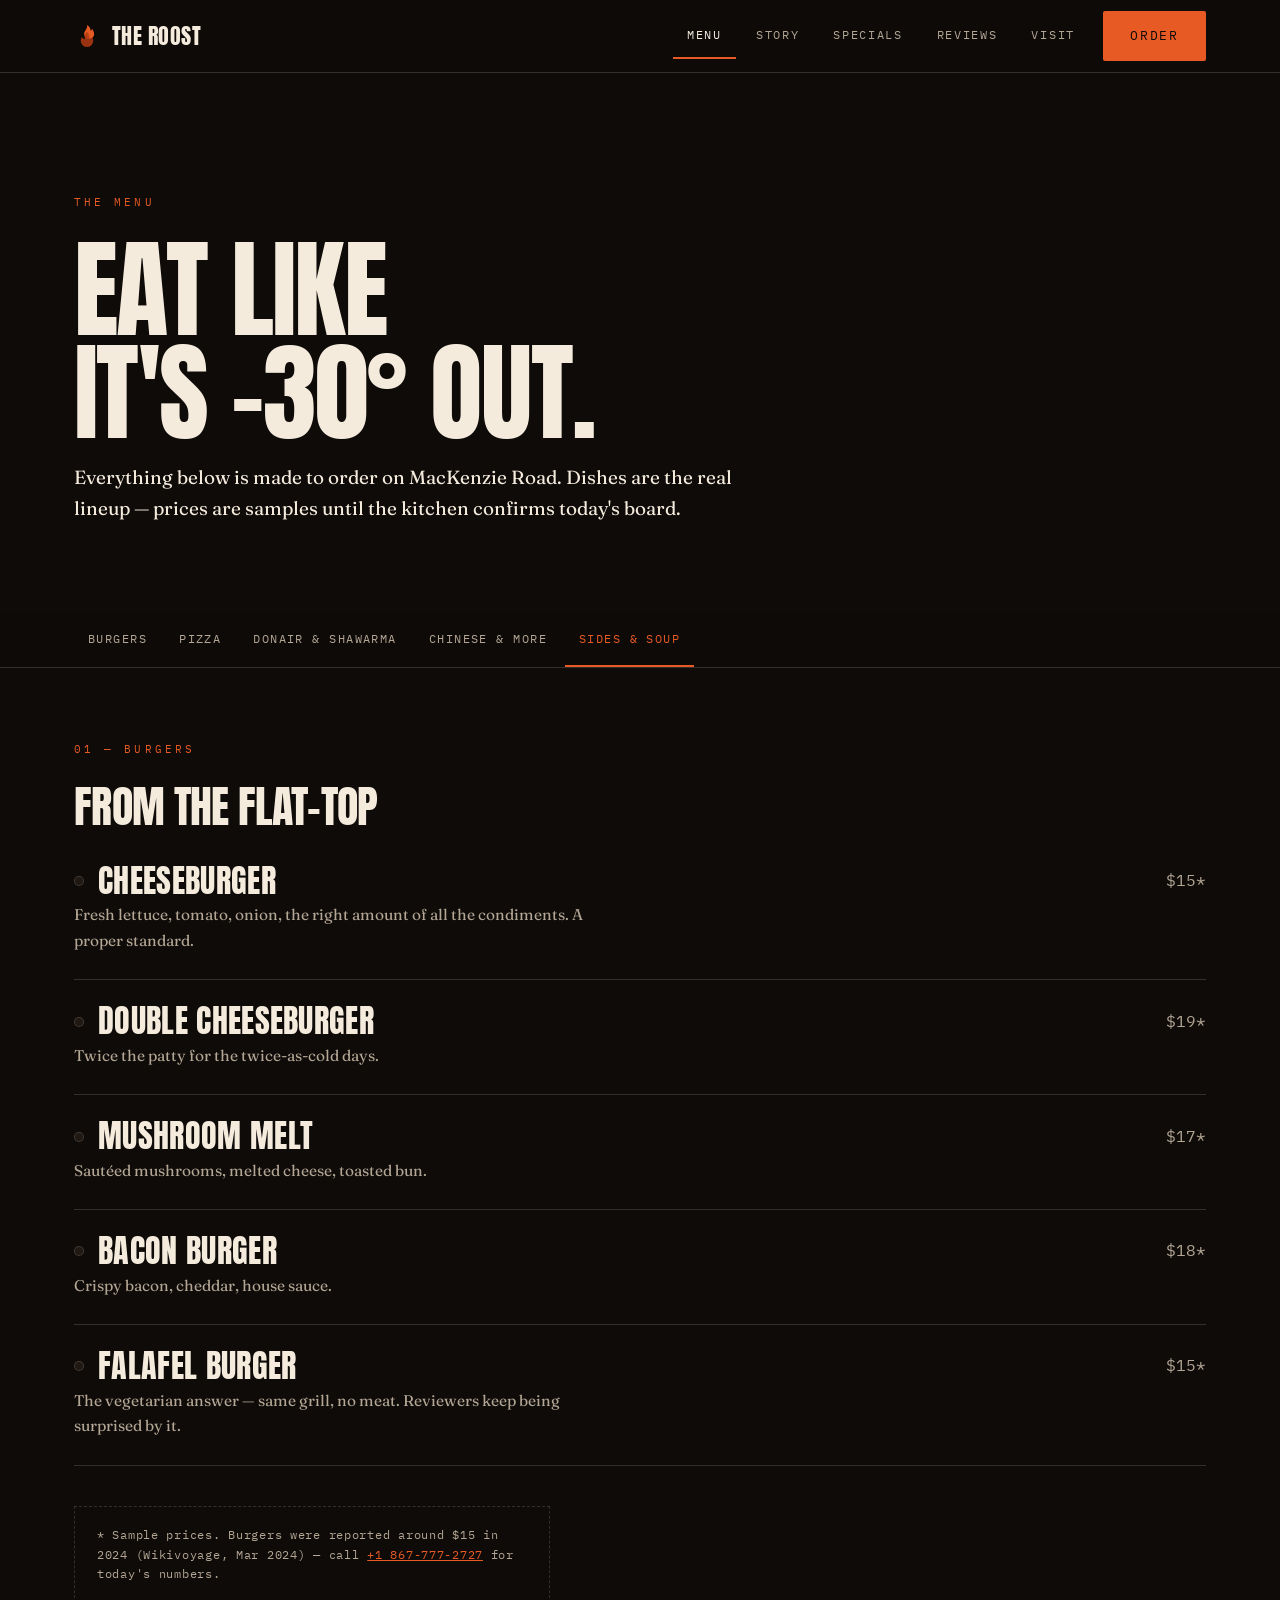
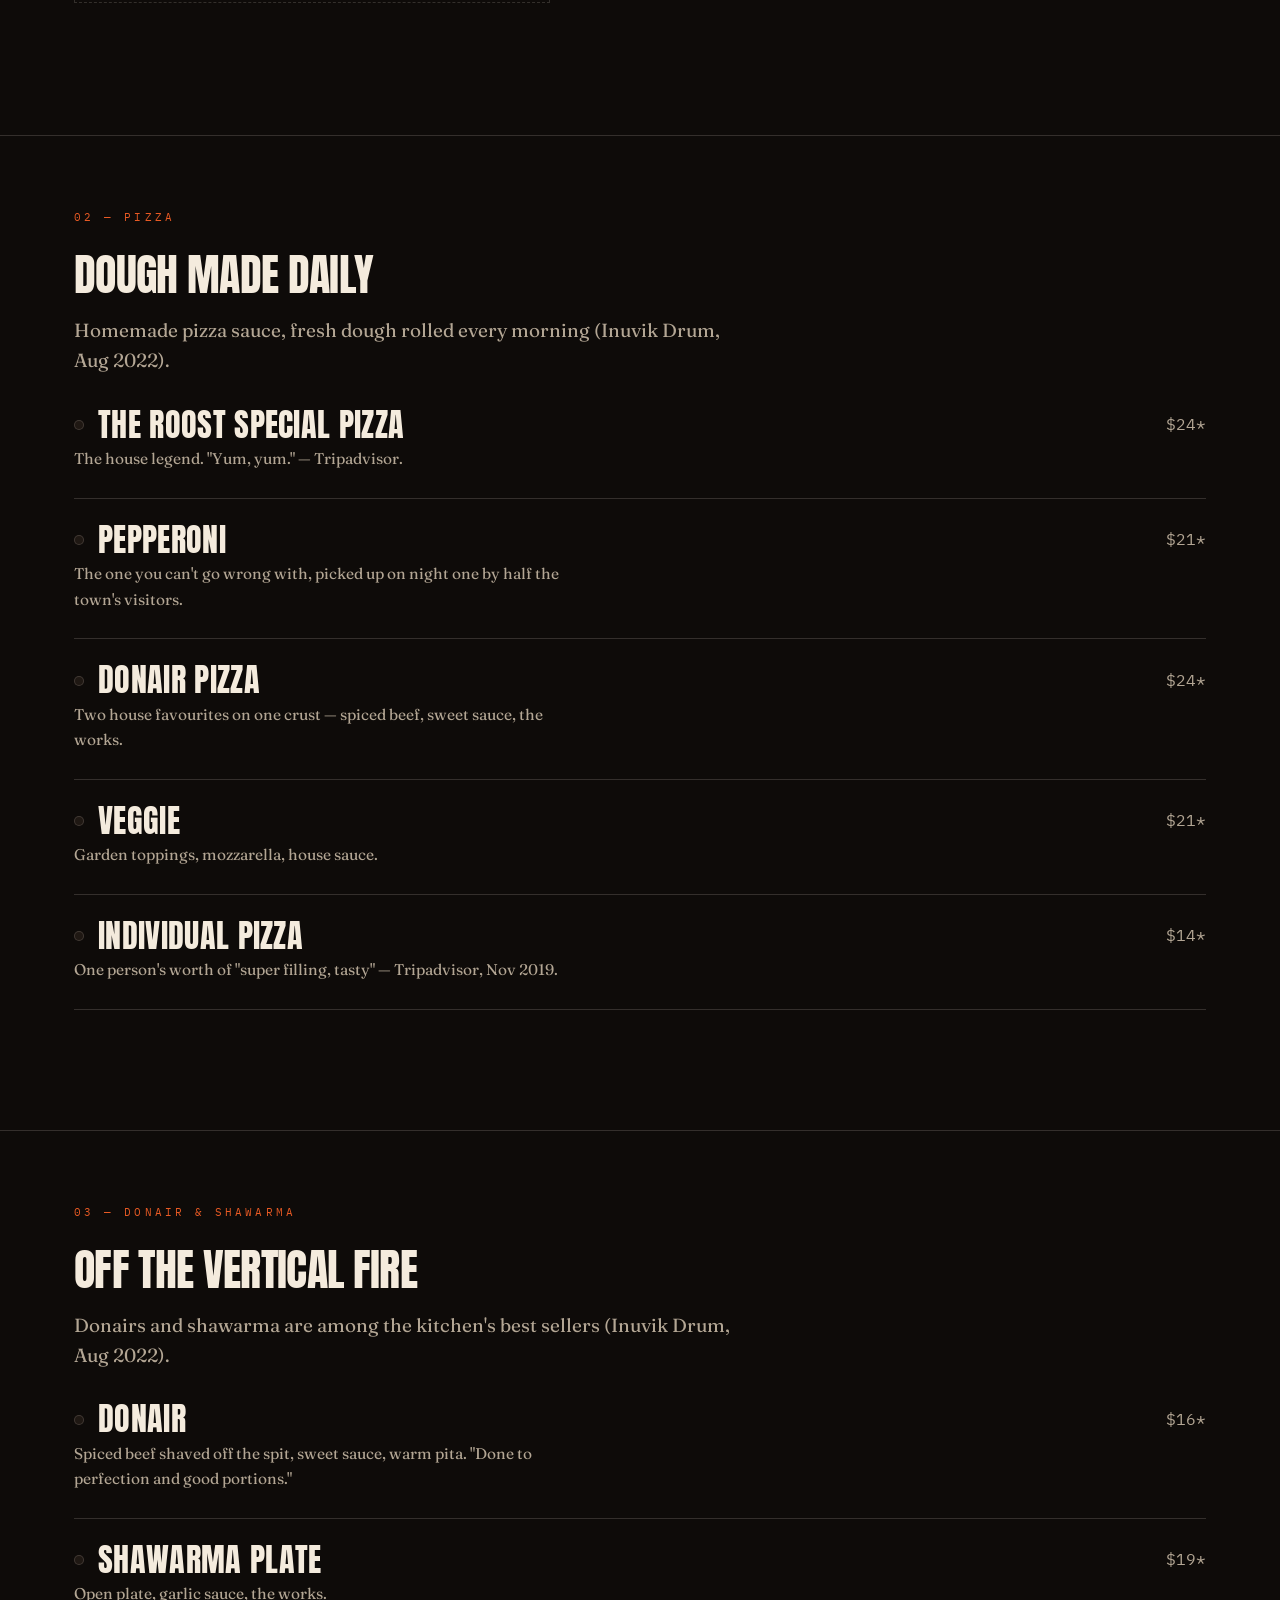
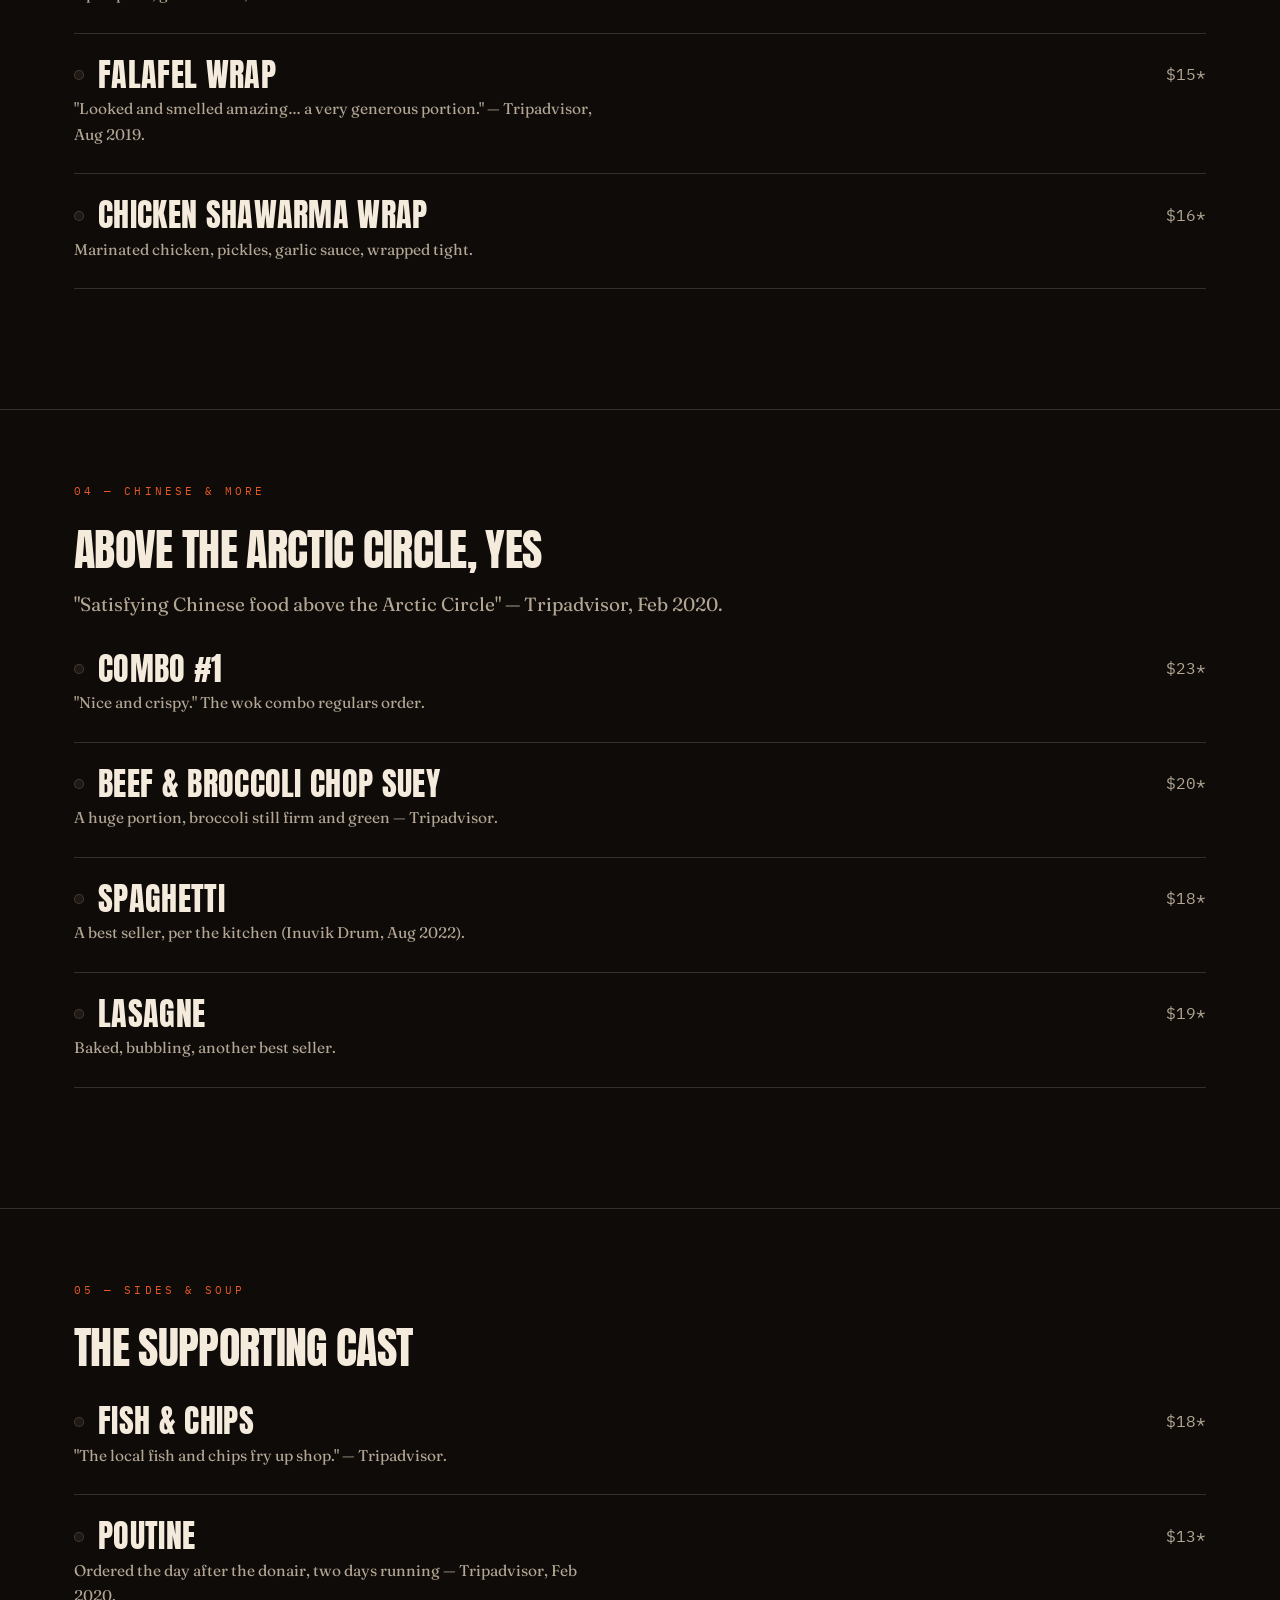
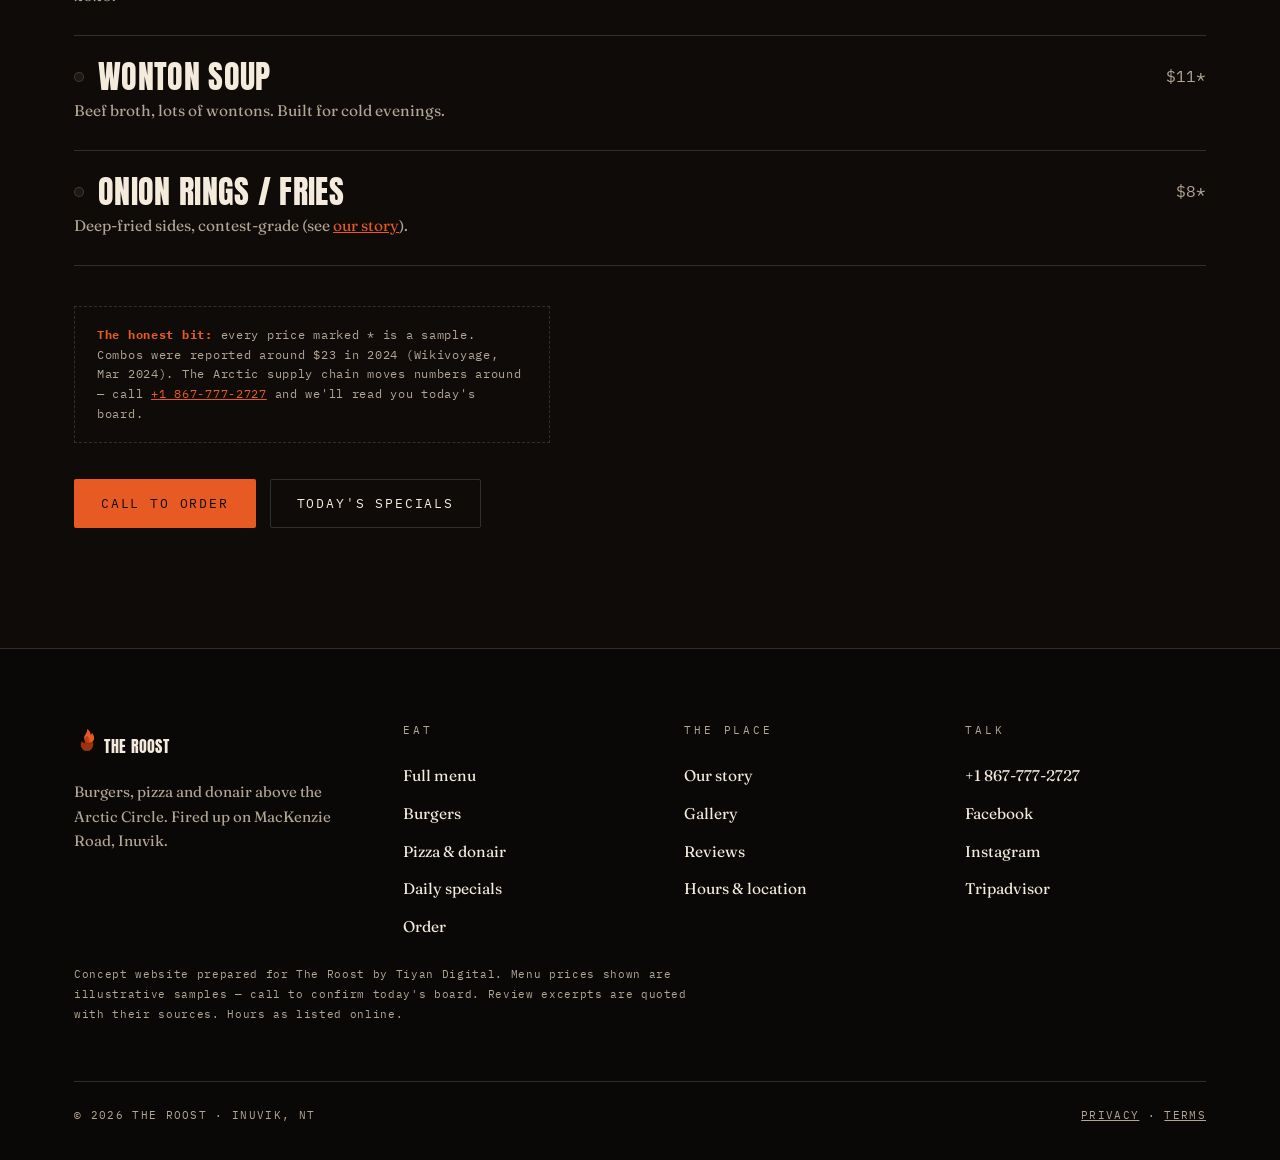
<file: menu.html>
<!DOCTYPE html>
<html lang="en">
<head>
<meta charset="UTF-8">
<meta name="viewport" content="width=device-width, initial-scale=1">
<title>Menu · The Roost, Inuvik NT</title>
<meta name="description" content="The Roost menu — burgers, pizza, donair, shawarma and more in Inuvik, NT. Sample prices; call +1 867-777-2727 for today's board.">
<meta property="og:title" content="Menu · The Roost, Inuvik">
<meta property="og:description" content="Burgers, pizza, donair, shawarma — fired up til midnight in Inuvik.">
<meta property="og:type" content="website">
<link rel="preconnect" href="https://fonts.googleapis.com">
<link rel="preconnect" href="https://fonts.gstatic.com" crossorigin>
<link href="https://fonts.googleapis.com/css2?family=Anton&family=Fraunces:ital,opsz,wght@0,9..144,400;0,9..144,600;1,9..144,400&family=IBM+Plex+Mono:wght@400;500&display=swap" rel="stylesheet">
<link rel="stylesheet" href="style.css">
<link rel="icon" href="data:image/svg+xml,%3Csvg xmlns='http://www.w3.org/2000/svg' viewBox='0 0 24 24'%3E%3Cpath d='M12 2c1 4-3 5-3 9a5 5 0 0 0 10 0c0-2-1-3.5-2-5-.5 1.5-1.5 2-1.5 2C15 6 13 3.5 12 2z' fill='%23E85A24'/%3E%3C/svg%3E">
</head>
<body>
<a class="skip" href="#main">Skip to content</a>

<header class="site-nav">
  <div class="wrap nav-inner">
    <a class="brand" href="index.html" aria-label="The Roost — home">
      <svg viewBox="0 0 24 24" aria-hidden="true"><path d="M12 1.8c.9 3.6-2.6 5-2.6 8.4a4.6 4.6 0 0 0 9.2 0c0-1.9-1-3.4-1.9-4.8-.5 1.4-1.3 2-1.3 2 .3-2.4-1.6-4.6-3.4-5.6z" fill="#E85A24"/><path d="M12 22.2a5.8 5.8 0 0 1-5.8-5.8c0-1.2.4-2.3 1-3.2.9 1 1.9 1.7 2.9 1.9-.8-2.7.1-5.4 1.9-7.1 1.8 1.7 2.7 4.4 1.9 7.1 1-.2 2-.9 2.9-1.9.6.9 1 2 1 3.2a5.8 5.8 0 0 1-5.8 5.8z" fill="#B23A12" opacity=".85"/></svg>
      THE ROOST
    </a>
    <button class="burger" id="nav-toggle" aria-expanded="false" aria-controls="nav-links" aria-label="Toggle navigation"><span></span><span></span><span></span></button>
    <nav class="nav-links" id="nav-links" aria-label="Primary">
      <a class="nl" href="menu.html" aria-current="page">Menu</a>
      <a class="nl" href="story.html">Story</a>
      <a class="nl" href="specials.html">Specials</a>
      <a class="nl" href="reviews.html">Reviews</a>
      <a class="nl" href="visit.html">Visit</a>
      <span class="nav-cta"><a class="btn btn-ember" href="order.html">Order</a></span>
    </nav>
  </div>
</header>

<main id="main">
  <section class="block dark" style="padding-bottom:56px">
    <div class="wrap head-gap">
      <span class="eyebrow kicker-gap">The menu</span>
      <h1 class="h-display">Eat like<br>it's −30° out.</h1>
      <p class="sub">Everything below is made to order on MacKenzie Road. Dishes are the real lineup — prices are samples until the kitchen confirms today's board.</p>
    </div>
  </section>

  <nav class="cat-nav" aria-label="Menu categories">
    <div class="cat-nav-inner">
      <a href="#burgers" aria-current="true">Burgers</a>
      <a href="#pizza">Pizza</a>
      <a href="#donair">Donair &amp; shawarma</a>
      <a href="#chinese">Chinese &amp; more</a>
      <a href="#sides">Sides &amp; soup</a>
    </div>
  </nav>

  <section class="block dark" id="burgers" style="padding-top:72px">
    <div class="wrap">
      <span class="eyebrow kicker-gap">01 — Burgers</span>
      <h2 class="h-2 rv" style="margin-bottom:12px">From the flat-top</h2>
      <div class="dish rv"><div><h3 class="dish-name"><span class="flame-dot" aria-hidden="true"></span>Cheeseburger</h3><p class="dish-desc">Fresh lettuce, tomato, onion, the right amount of all the condiments. A proper standard.</p></div><span class="dish-price">$15*</span></div>
      <div class="dish rv"><div><h3 class="dish-name"><span class="flame-dot" aria-hidden="true"></span>Double Cheeseburger</h3><p class="dish-desc">Twice the patty for the twice-as-cold days.</p></div><span class="dish-price">$19*</span></div>
      <div class="dish rv"><div><h3 class="dish-name"><span class="flame-dot" aria-hidden="true"></span>Mushroom Melt</h3><p class="dish-desc">Sautéed mushrooms, melted cheese, toasted bun.</p></div><span class="dish-price">$17*</span></div>
      <div class="dish rv"><div><h3 class="dish-name"><span class="flame-dot" aria-hidden="true"></span>Bacon Burger</h3><p class="dish-desc">Crispy bacon, cheddar, house sauce.</p></div><span class="dish-price">$18*</span></div>
      <div class="dish rv"><div><h3 class="dish-name"><span class="flame-dot" aria-hidden="true"></span>Falafel Burger</h3><p class="dish-desc">The vegetarian answer — same grill, no meat. Reviewers keep being surprised by it.</p></div><span class="dish-price">$15*</span></div>
      <p class="price-note rv">* Sample prices. Burgers were reported around $15 in 2024 (Wikivoyage, Mar 2024) — call <a href="tel:+18677772727" style="color:var(--ember)">+1 867-777-2727</a> for today's numbers.</p>
    </div>
  </section>

  <hr class="rule">

  <section class="block dark" id="pizza" style="padding-top:72px">
    <div class="wrap">
      <span class="eyebrow kicker-gap">02 — Pizza</span>
      <h2 class="h-2 rv" style="margin-bottom:12px">Dough made daily</h2>
      <p class="sub rv" style="color:var(--muted-dk);margin-bottom:8px">Homemade pizza sauce, fresh dough rolled every morning (Inuvik Drum, Aug 2022).</p>
      <div class="dish rv"><div><h3 class="dish-name"><span class="flame-dot" aria-hidden="true"></span>The Roost Special Pizza</h3><p class="dish-desc">The house legend. "Yum, yum." — Tripadvisor.</p></div><span class="dish-price">$24*</span></div>
      <div class="dish rv"><div><h3 class="dish-name"><span class="flame-dot" aria-hidden="true"></span>Pepperoni</h3><p class="dish-desc">The one you can't go wrong with, picked up on night one by half the town's visitors.</p></div><span class="dish-price">$21*</span></div>
      <div class="dish rv"><div><h3 class="dish-name"><span class="flame-dot" aria-hidden="true"></span>Donair Pizza</h3><p class="dish-desc">Two house favourites on one crust — spiced beef, sweet sauce, the works.</p></div><span class="dish-price">$24*</span></div>
      <div class="dish rv"><div><h3 class="dish-name"><span class="flame-dot" aria-hidden="true"></span>Veggie</h3><p class="dish-desc">Garden toppings, mozzarella, house sauce.</p></div><span class="dish-price">$21*</span></div>
      <div class="dish rv"><div><h3 class="dish-name"><span class="flame-dot" aria-hidden="true"></span>Individual Pizza</h3><p class="dish-desc">One person's worth of "super filling, tasty" — Tripadvisor, Nov 2019.</p></div><span class="dish-price">$14*</span></div>
    </div>
  </section>

  <hr class="rule">

  <section class="block dark" id="donair" style="padding-top:72px">
    <div class="wrap">
      <span class="eyebrow kicker-gap">03 — Donair &amp; shawarma</span>
      <h2 class="h-2 rv" style="margin-bottom:12px">Off the vertical fire</h2>
      <p class="sub rv" style="color:var(--muted-dk);margin-bottom:8px">Donairs and shawarma are among the kitchen's best sellers (Inuvik Drum, Aug 2022).</p>
      <div class="dish rv"><div><h3 class="dish-name"><span class="flame-dot" aria-hidden="true"></span>Donair</h3><p class="dish-desc">Spiced beef shaved off the spit, sweet sauce, warm pita. "Done to perfection and good portions."</p></div><span class="dish-price">$16*</span></div>
      <div class="dish rv"><div><h3 class="dish-name"><span class="flame-dot" aria-hidden="true"></span>Shawarma Plate</h3><p class="dish-desc">Open plate, garlic sauce, the works.</p></div><span class="dish-price">$19*</span></div>
      <div class="dish rv"><div><h3 class="dish-name"><span class="flame-dot" aria-hidden="true"></span>Falafel Wrap</h3><p class="dish-desc">"Looked and smelled amazing… a very generous portion." — Tripadvisor, Aug 2019.</p></div><span class="dish-price">$15*</span></div>
      <div class="dish rv"><div><h3 class="dish-name"><span class="flame-dot" aria-hidden="true"></span>Chicken Shawarma Wrap</h3><p class="dish-desc">Marinated chicken, pickles, garlic sauce, wrapped tight.</p></div><span class="dish-price">$16*</span></div>
    </div>
  </section>

  <hr class="rule">

  <section class="block dark" id="chinese" style="padding-top:72px">
    <div class="wrap">
      <span class="eyebrow kicker-gap">04 — Chinese &amp; more</span>
      <h2 class="h-2 rv" style="margin-bottom:12px">Above the Arctic Circle, yes</h2>
      <p class="sub rv" style="color:var(--muted-dk);margin-bottom:8px">"Satisfying Chinese food above the Arctic Circle" — Tripadvisor, Feb 2020.</p>
      <div class="dish rv"><div><h3 class="dish-name"><span class="flame-dot" aria-hidden="true"></span>Combo #1</h3><p class="dish-desc">"Nice and crispy." The wok combo regulars order.</p></div><span class="dish-price">$23*</span></div>
      <div class="dish rv"><div><h3 class="dish-name"><span class="flame-dot" aria-hidden="true"></span>Beef &amp; Broccoli Chop Suey</h3><p class="dish-desc">A huge portion, broccoli still firm and green — Tripadvisor.</p></div><span class="dish-price">$20*</span></div>
      <div class="dish rv"><div><h3 class="dish-name"><span class="flame-dot" aria-hidden="true"></span>Spaghetti</h3><p class="dish-desc">A best seller, per the kitchen (Inuvik Drum, Aug 2022).</p></div><span class="dish-price">$18*</span></div>
      <div class="dish rv"><div><h3 class="dish-name"><span class="flame-dot" aria-hidden="true"></span>Lasagne</h3><p class="dish-desc">Baked, bubbling, another best seller.</p></div><span class="dish-price">$19*</span></div>
    </div>
  </section>

  <hr class="rule">

  <section class="block dark" id="sides" style="padding-top:72px">
    <div class="wrap">
      <span class="eyebrow kicker-gap">05 — Sides &amp; soup</span>
      <h2 class="h-2 rv" style="margin-bottom:12px">The supporting cast</h2>
      <div class="dish rv"><div><h3 class="dish-name"><span class="flame-dot" aria-hidden="true"></span>Fish &amp; Chips</h3><p class="dish-desc">"The local fish and chips fry up shop." — Tripadvisor.</p></div><span class="dish-price">$18*</span></div>
      <div class="dish rv"><div><h3 class="dish-name"><span class="flame-dot" aria-hidden="true"></span>Poutine</h3><p class="dish-desc">Ordered the day after the donair, two days running — Tripadvisor, Feb 2020.</p></div><span class="dish-price">$13*</span></div>
      <div class="dish rv"><div><h3 class="dish-name"><span class="flame-dot" aria-hidden="true"></span>Wonton Soup</h3><p class="dish-desc">Beef broth, lots of wontons. Built for cold evenings.</p></div><span class="dish-price">$11*</span></div>
      <div class="dish rv"><div><h3 class="dish-name"><span class="flame-dot" aria-hidden="true"></span>Onion Rings / Fries</h3><p class="dish-desc">Deep-fried sides, contest-grade (see <a href="story.html" style="color:var(--ember)">our story</a>).</p></div><span class="dish-price">$8*</span></div>
      <p class="price-note rv"><strong>The honest bit:</strong> every price marked * is a sample. Combos were reported around $23 in 2024 (Wikivoyage, Mar 2024). The Arctic supply chain moves numbers around — call <a href="tel:+18677772727" style="color:var(--ember)">+1 867-777-2727</a> and we'll read you today's board.</p>
      <div class="hero-ctas rv" style="margin-top:36px">
        <a class="btn btn-ember" href="tel:+18677772727">Call to order</a>
        <a class="btn btn-ghost" href="specials.html">Today's specials</a>
      </div>
    </div>
  </section>
</main>

<footer>
  <div class="wrap">
    <div class="foot-grid">
      <div class="foot-brand">
        <a class="brand" href="index.html" aria-label="The Roost — home">
          <svg viewBox="0 0 24 24" aria-hidden="true" width="26" height="26"><path d="M12 1.8c.9 3.6-2.6 5-2.6 8.4a4.6 4.6 0 0 0 9.2 0c0-1.9-1-3.4-1.9-4.8-.5 1.4-1.3 2-1.3 2 .3-2.4-1.6-4.6-3.4-5.6z" fill="#E85A24"/><path d="M12 22.2a5.8 5.8 0 0 1-5.8-5.8c0-1.2.4-2.3 1-3.2.9 1 1.9 1.7 2.9 1.9-.8-2.7.1-5.4 1.9-7.1 1.8 1.7 2.7 4.4 1.9 7.1 1-.2 2-.9 2.9-1.9.6.9 1 2 1 3.2a5.8 5.8 0 0 1-5.8 5.8z" fill="#B23A12" opacity=".85"/></svg>
          THE ROOST
        </a>
        <p>Burgers, pizza and donair above the Arctic Circle. Fired up on MacKenzie Road, Inuvik.</p>
      </div>
      <div>
        <h4>Eat</h4>
        <a href="menu.html">Full menu</a><a href="burgers.html">Burgers</a><a href="pizza-donair.html">Pizza &amp; donair</a><a href="specials.html">Daily specials</a><a href="order.html">Order</a>
      </div>
      <div>
        <h4>The place</h4>
        <a href="story.html">Our story</a><a href="gallery.html">Gallery</a><a href="reviews.html">Reviews</a><a href="visit.html">Hours &amp; location</a>
      </div>
      <div>
        <h4>Talk</h4>
        <a href="tel:+18677772727"><span data-r="phoneDisplay">+1 867-777-2727</span></a>
        <a data-r="facebook" href="https://www.facebook.com/theroost867/">Facebook</a>
        <a data-r="instagram" href="https://www.instagram.com/theroost867">Instagram</a>
        <a data-r="tripadvisor" href="https://www.tripadvisor.ca/Restaurant_Review-g499243-d764679-Reviews-The_Roost-Inuvik_Northwest_Territories.html">Tripadvisor</a>
      </div>
    </div>
    <p class="honesty">Concept website prepared for The Roost by Tiyan Digital. Menu prices shown are illustrative samples — call to confirm today's board. Review excerpts are quoted with their sources. Hours as listed online.</p>
    <div class="foot-base">
      <span>© 2026 The Roost · Inuvik, NT</span>
      <span><a href="privacy.html">Privacy</a> · <a href="terms.html">Terms</a></span>
    </div>
  </div>
</footer>
<script src="site.js"></script>
</body>
</html>
</file>
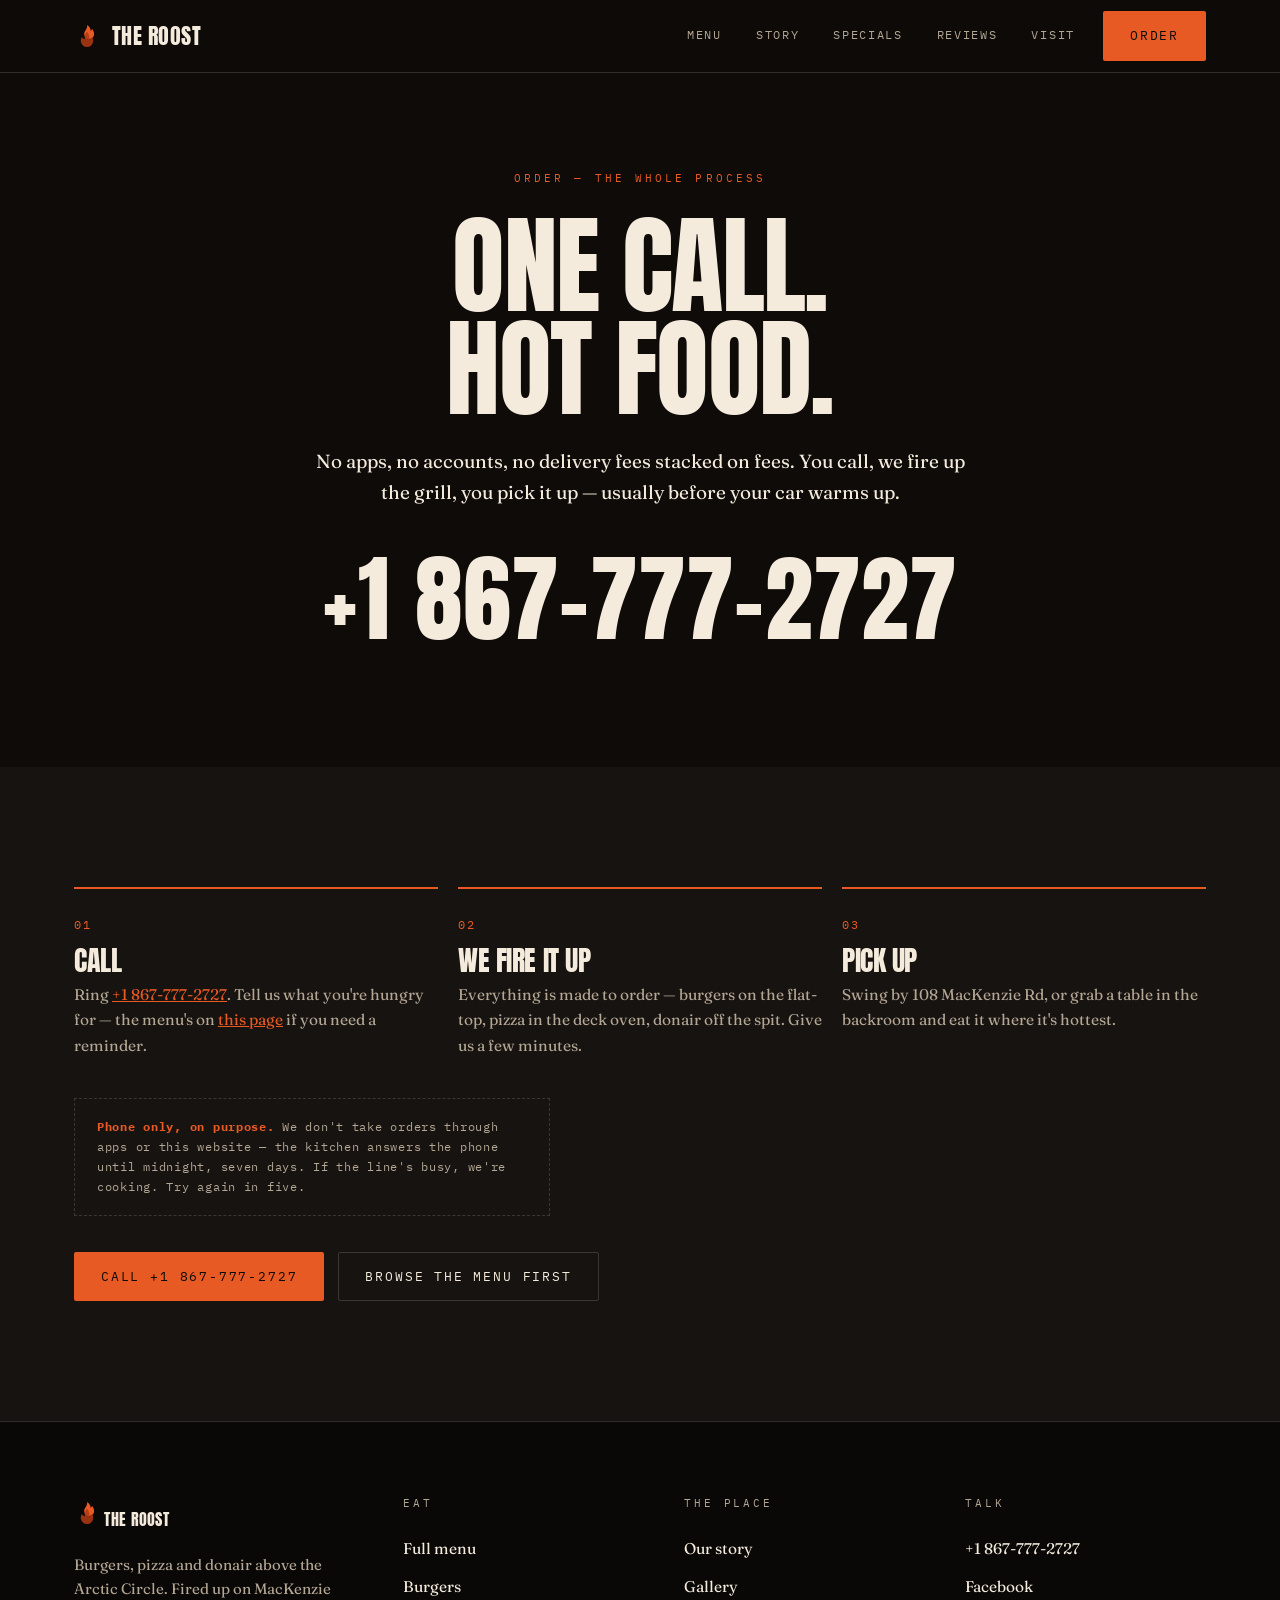
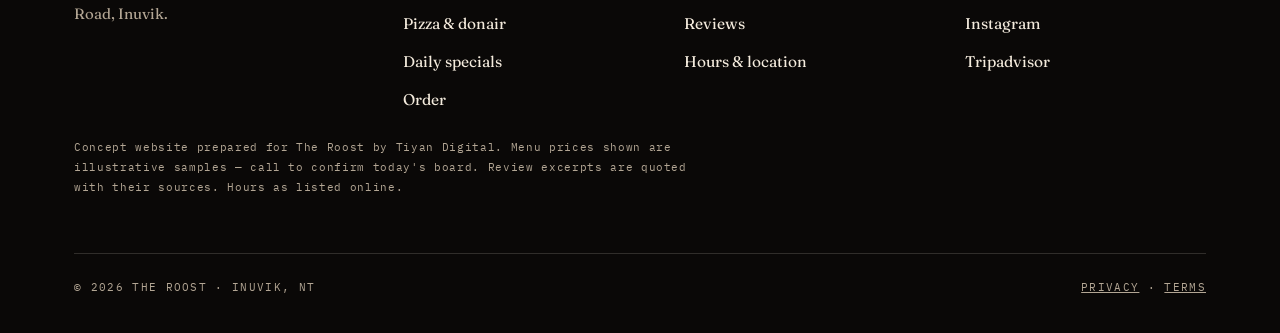
<file: order.html>
<!DOCTYPE html>
<html lang="en">
<head>
<meta charset="UTF-8">
<meta name="viewport" content="width=device-width, initial-scale=1">
<title>Order · The Roost, Inuvik NT</title>
<meta name="description" content="Order from The Roost, Inuvik — call +1 867-777-2727. Hot food, fast, til midnight seven days.">
<meta property="og:title" content="Order · The Roost, Inuvik">
<meta property="og:type" content="website">
<link rel="preconnect" href="https://fonts.googleapis.com">
<link rel="preconnect" href="https://fonts.gstatic.com" crossorigin>
<link href="https://fonts.googleapis.com/css2?family=Anton&family=Fraunces:ital,opsz,wght@0,9..144,400;0,9..144,600;1,9..144,400&family=IBM+Plex+Mono:wght@400;500&display=swap" rel="stylesheet">
<link rel="stylesheet" href="style.css">
<link rel="icon" href="data:image/svg+xml,%3Csvg xmlns='http://www.w3.org/2000/svg' viewBox='0 0 24 24'%3E%3Cpath d='M12 2c1 4-3 5-3 9a5 5 0 0 0 10 0c0-2-1-3.5-2-5-.5 1.5-1.5 2-1.5 2C15 6 13 3.5 12 2z' fill='%23E85A24'/%3E%3C/svg%3E">
</head>
<body>
<a class="skip" href="#main">Skip to content</a>

<header class="site-nav">
  <div class="wrap nav-inner">
    <a class="brand" href="index.html" aria-label="The Roost — home">
      <svg viewBox="0 0 24 24" aria-hidden="true"><path d="M12 1.8c.9 3.6-2.6 5-2.6 8.4a4.6 4.6 0 0 0 9.2 0c0-1.9-1-3.4-1.9-4.8-.5 1.4-1.3 2-1.3 2 .3-2.4-1.6-4.6-3.4-5.6z" fill="#E85A24"/><path d="M12 22.2a5.8 5.8 0 0 1-5.8-5.8c0-1.2.4-2.3 1-3.2.9 1 1.9 1.7 2.9 1.9-.8-2.7.1-5.4 1.9-7.1 1.8 1.7 2.7 4.4 1.9 7.1 1-.2 2-.9 2.9-1.9.6.9 1 2 1 3.2a5.8 5.8 0 0 1-5.8 5.8z" fill="#B23A12" opacity=".85"/></svg>
      THE ROOST
    </a>
    <button class="burger" id="nav-toggle" aria-expanded="false" aria-controls="nav-links" aria-label="Toggle navigation"><span></span><span></span><span></span></button>
    <nav class="nav-links" id="nav-links" aria-label="Primary">
      <a class="nl" href="menu.html">Menu</a>
      <a class="nl" href="story.html">Story</a>
      <a class="nl" href="specials.html">Specials</a>
      <a class="nl" href="reviews.html">Reviews</a>
      <a class="nl" href="visit.html">Visit</a>
      <span class="nav-cta"><a class="btn btn-ember" href="order.html" aria-current="page">Order</a></span>
    </nav>
  </div>
</header>

<main id="main">
  <section class="block dark" style="text-align:center;padding-top:96px">
    <div class="wrap">
      <span class="eyebrow kicker-gap rv">Order — the whole process</span>
      <h1 class="h-display rv">One call.<br>Hot food.</h1>
      <p class="sub rv" style="margin:26px auto 0;text-align:center">No apps, no accounts, no delivery fees stacked on fees. You call, we fire up the grill, you pick it up — usually before your car warms up.</p>
      <div style="margin-top:44px"><a class="tel-mega rv" href="tel:+18677772727" data-r="phoneDisplay">+1 867-777-2727</a></div>
    </div>
  </section>

  <section class="block dark-2">
    <div class="wrap steps" style="margin-top:0">
      <div class="step rv"><span class="n">01</span><h3 class="h-3">Call</h3><p>Ring <a href="tel:+18677772727" style="color:var(--ember)">+1 867-777-2727</a>. Tell us what you're hungry for — the menu's on <a href="menu.html" style="color:var(--ember)">this page</a> if you need a reminder.</p></div>
      <div class="step rv"><span class="n">02</span><h3 class="h-3">We fire it up</h3><p>Everything is made to order — burgers on the flat-top, pizza in the deck oven, donair off the spit. Give us a few minutes.</p></div>
      <div class="step rv"><span class="n">03</span><h3 class="h-3">Pick up</h3><p>Swing by 108 MacKenzie Rd, or grab a table in the backroom and eat it where it's hottest.</p></div>
    </div>
    <div class="wrap">
      <p class="price-note rv"><strong>Phone only, on purpose.</strong> We don't take orders through apps or this website — the kitchen answers the phone until midnight, seven days. If the line's busy, we're cooking. Try again in five.</p>
      <div class="hero-ctas rv" style="margin-top:36px">
        <a class="btn btn-ember" href="tel:+18677772727">Call +1 867-777-2727</a>
        <a class="btn btn-ghost" href="menu.html">Browse the menu first</a>
      </div>
    </div>
  </section>
</main>

<footer>
  <div class="wrap">
    <div class="foot-grid">
      <div class="foot-brand">
        <a class="brand" href="index.html" aria-label="The Roost — home">
          <svg viewBox="0 0 24 24" aria-hidden="true" width="26" height="26"><path d="M12 1.8c.9 3.6-2.6 5-2.6 8.4a4.6 4.6 0 0 0 9.2 0c0-1.9-1-3.4-1.9-4.8-.5 1.4-1.3 2-1.3 2 .3-2.4-1.6-4.6-3.4-5.6z" fill="#E85A24"/><path d="M12 22.2a5.8 5.8 0 0 1-5.8-5.8c0-1.2.4-2.3 1-3.2.9 1 1.9 1.7 2.9 1.9-.8-2.7.1-5.4 1.9-7.1 1.8 1.7 2.7 4.4 1.9 7.1 1-.2 2-.9 2.9-1.9.6.9 1 2 1 3.2a5.8 5.8 0 0 1-5.8 5.8z" fill="#B23A12" opacity=".85"/></svg>
          THE ROOST
        </a>
        <p>Burgers, pizza and donair above the Arctic Circle. Fired up on MacKenzie Road, Inuvik.</p>
      </div>
      <div>
        <h4>Eat</h4>
        <a href="menu.html">Full menu</a><a href="burgers.html">Burgers</a><a href="pizza-donair.html">Pizza &amp; donair</a><a href="specials.html">Daily specials</a><a href="order.html">Order</a>
      </div>
      <div>
        <h4>The place</h4>
        <a href="story.html">Our story</a><a href="gallery.html">Gallery</a><a href="reviews.html">Reviews</a><a href="visit.html">Hours &amp; location</a>
      </div>
      <div>
        <h4>Talk</h4>
        <a href="tel:+18677772727"><span data-r="phoneDisplay">+1 867-777-2727</span></a>
        <a data-r="facebook" href="https://www.facebook.com/theroost867/">Facebook</a>
        <a data-r="instagram" href="https://www.instagram.com/theroost867">Instagram</a>
        <a data-r="tripadvisor" href="https://www.tripadvisor.ca/Restaurant_Review-g499243-d764679-Reviews-The_Roost-Inuvik_Northwest_Territories.html">Tripadvisor</a>
      </div>
    </div>
    <p class="honesty">Concept website prepared for The Roost by Tiyan Digital. Menu prices shown are illustrative samples — call to confirm today's board. Review excerpts are quoted with their sources. Hours as listed online.</p>
    <div class="foot-base">
      <span>© 2026 The Roost · Inuvik, NT</span>
      <span><a href="privacy.html">Privacy</a> · <a href="terms.html">Terms</a></span>
    </div>
  </div>
</footer>
<script src="site.js"></script>
</body>
</html>
</file>
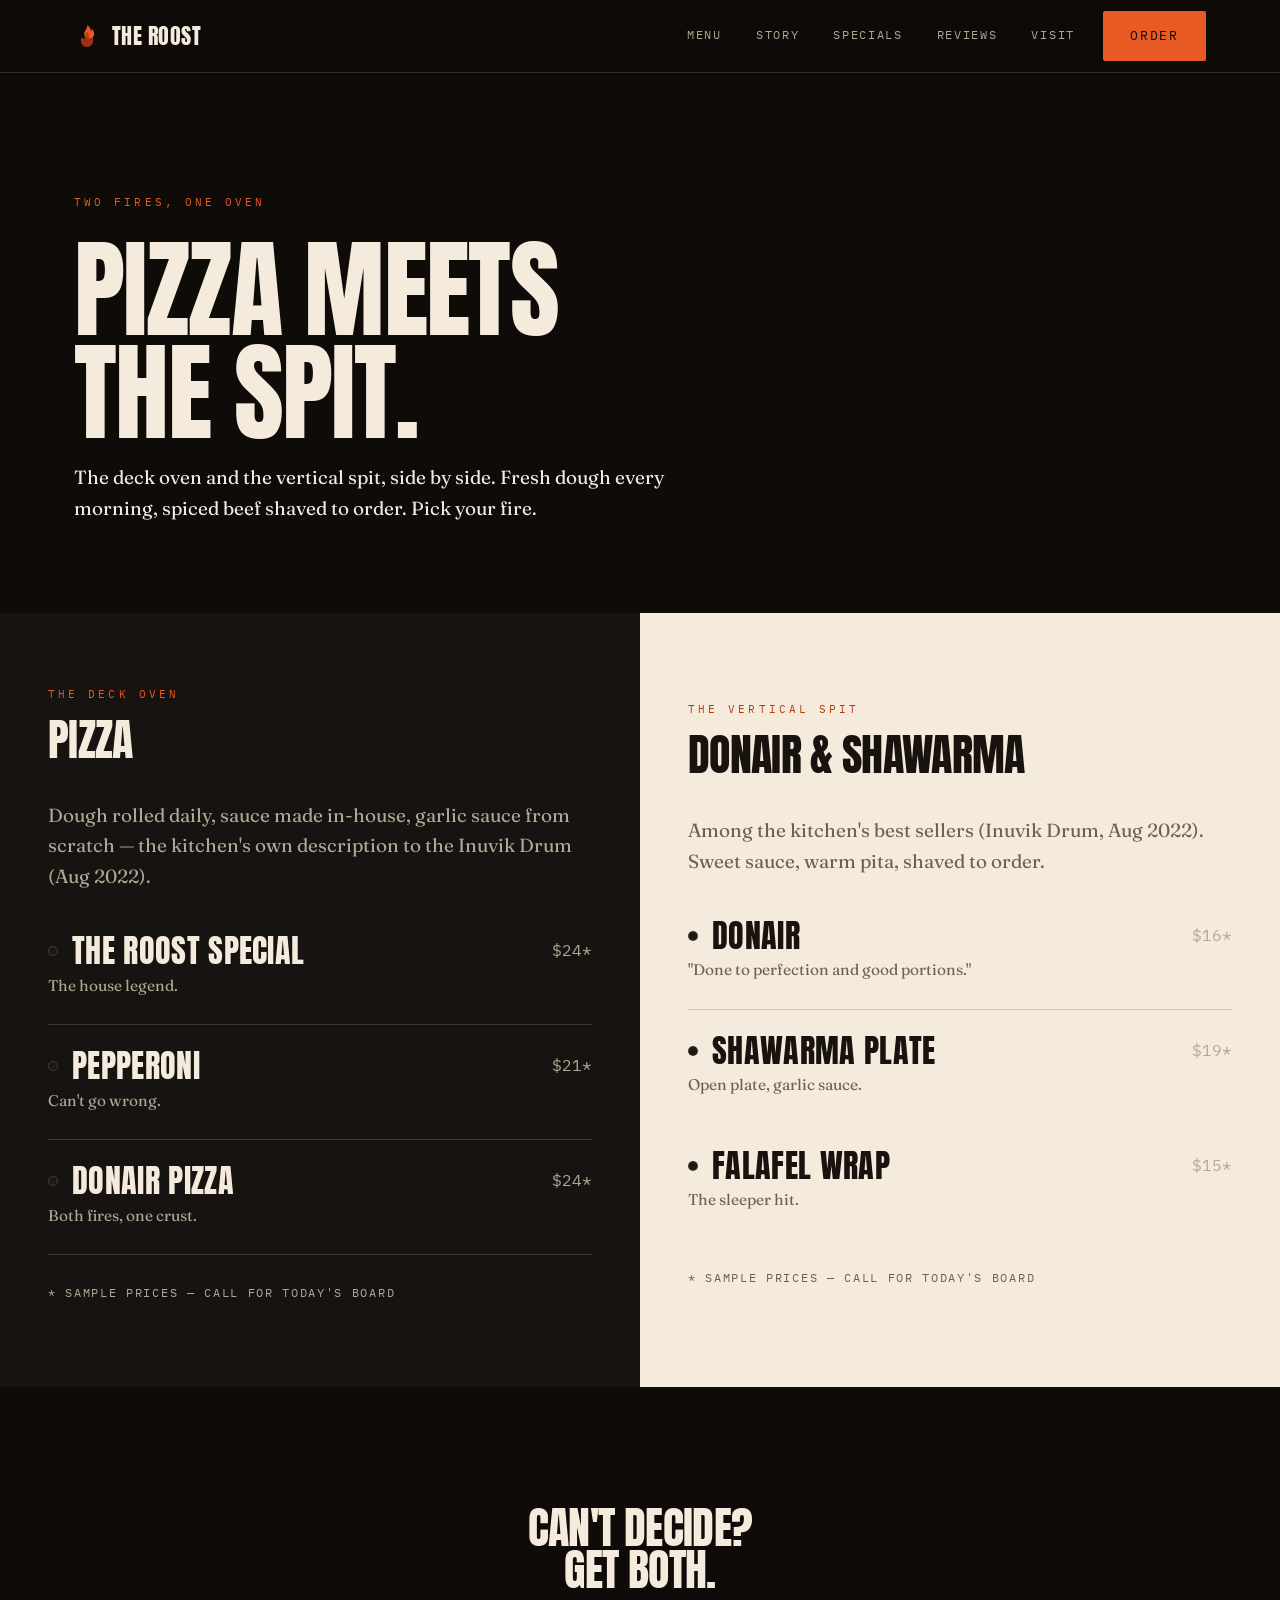
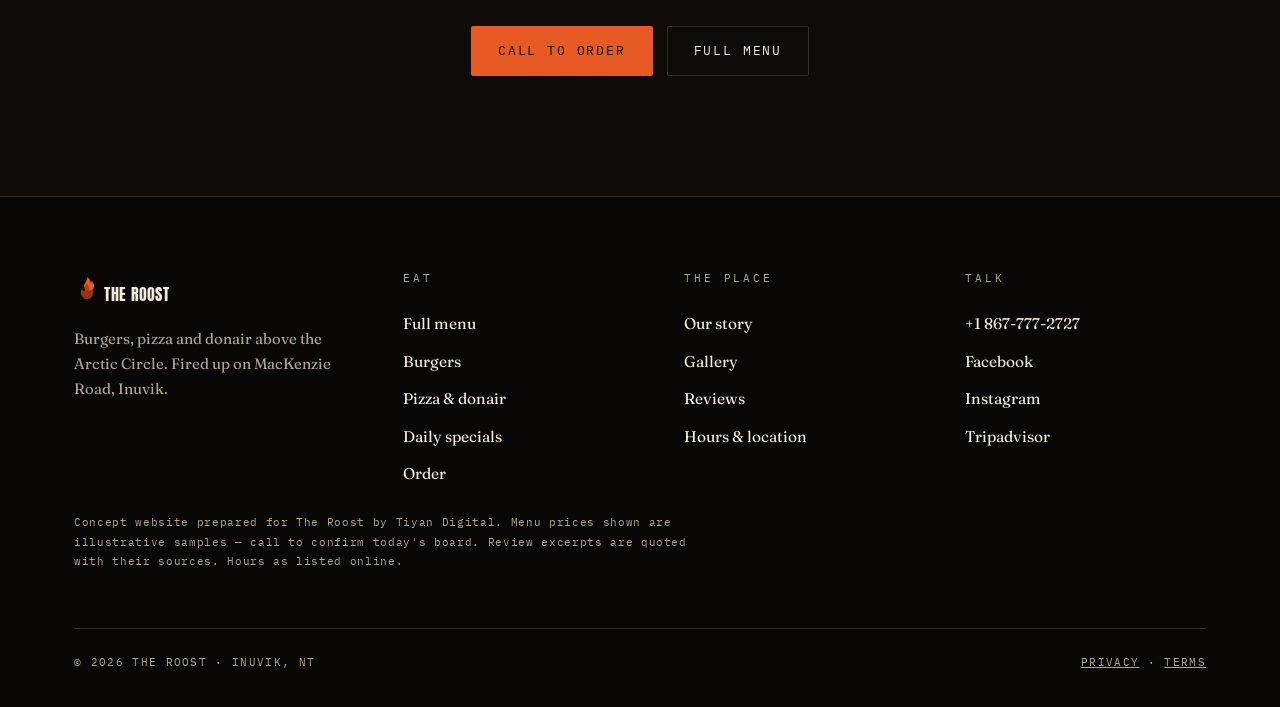
<file: pizza-donair.html>
<!DOCTYPE html>
<html lang="en">
<head>
<meta charset="UTF-8">
<meta name="viewport" content="width=device-width, initial-scale=1">
<title>Pizza &amp; Donair · The Roost, Inuvik NT</title>
<meta name="description" content="Pizza and donair at The Roost, Inuvik — fresh dough daily, homemade sauce, spiced beef off the vertical spit. Call +1 867-777-2727.">
<meta property="og:title" content="Pizza & Donair · The Roost, Inuvik">
<meta property="og:type" content="website">
<link rel="preconnect" href="https://fonts.googleapis.com">
<link rel="preconnect" href="https://fonts.gstatic.com" crossorigin>
<link href="https://fonts.googleapis.com/css2?family=Anton&family=Fraunces:ital,opsz,wght@0,9..144,400;0,9..144,600;1,9..144,400&family=IBM+Plex+Mono:wght@400;500&display=swap" rel="stylesheet">
<link rel="stylesheet" href="style.css">
<link rel="icon" href="data:image/svg+xml,%3Csvg xmlns='http://www.w3.org/2000/svg' viewBox='0 0 24 24'%3E%3Cpath d='M12 2c1 4-3 5-3 9a5 5 0 0 0 10 0c0-2-1-3.5-2-5-.5 1.5-1.5 2-1.5 2C15 6 13 3.5 12 2z' fill='%23E85A24'/%3E%3C/svg%3E">
</head>
<body>
<a class="skip" href="#main">Skip to content</a>

<header class="site-nav">
  <div class="wrap nav-inner">
    <a class="brand" href="index.html" aria-label="The Roost — home">
      <svg viewBox="0 0 24 24" aria-hidden="true"><path d="M12 1.8c.9 3.6-2.6 5-2.6 8.4a4.6 4.6 0 0 0 9.2 0c0-1.9-1-3.4-1.9-4.8-.5 1.4-1.3 2-1.3 2 .3-2.4-1.6-4.6-3.4-5.6z" fill="#E85A24"/><path d="M12 22.2a5.8 5.8 0 0 1-5.8-5.8c0-1.2.4-2.3 1-3.2.9 1 1.9 1.7 2.9 1.9-.8-2.7.1-5.4 1.9-7.1 1.8 1.7 2.7 4.4 1.9 7.1 1-.2 2-.9 2.9-1.9.6.9 1 2 1 3.2a5.8 5.8 0 0 1-5.8 5.8z" fill="#B23A12" opacity=".85"/></svg>
      THE ROOST
    </a>
    <button class="burger" id="nav-toggle" aria-expanded="false" aria-controls="nav-links" aria-label="Toggle navigation"><span></span><span></span><span></span></button>
    <nav class="nav-links" id="nav-links" aria-label="Primary">
      <a class="nl" href="menu.html">Menu</a>
      <a class="nl" href="story.html">Story</a>
      <a class="nl" href="specials.html">Specials</a>
      <a class="nl" href="reviews.html">Reviews</a>
      <a class="nl" href="visit.html">Visit</a>
      <span class="nav-cta"><a class="btn btn-ember" href="order.html">Order</a></span>
    </nav>
  </div>
</header>

<main id="main">
  <section class="block dark" style="padding-bottom:56px">
    <div class="wrap head-gap">
      <span class="eyebrow kicker-gap">Two fires, one oven</span>
      <h1 class="h-display">Pizza meets<br>the spit.</h1>
      <p class="sub">The deck oven and the vertical spit, side by side. Fresh dough every morning, spiced beef shaved to order. Pick your fire.</p>
    </div>
  </section>

  <section class="split">
    <div class="split-a">
      <span class="eyebrow">The deck oven</span>
      <h2 class="h-2" style="margin-top:16px">Pizza</h2>
      <p class="sub" style="color:var(--muted-dk)">Dough rolled daily, sauce made in-house, garlic sauce from scratch — the kitchen's own description to the Inuvik Drum (Aug 2022).</p>
      <div class="dish rv" style="border-bottom-color:var(--hair-d)"><div><h3 class="dish-name"><span class="flame-dot" aria-hidden="true"></span>The Roost Special</h3><p class="dish-desc">The house legend.</p></div><span class="dish-price">$24*</span></div>
      <div class="dish rv"><div><h3 class="dish-name"><span class="flame-dot" aria-hidden="true"></span>Pepperoni</h3><p class="dish-desc">Can't go wrong.</p></div><span class="dish-price">$21*</span></div>
      <div class="dish rv"><div><h3 class="dish-name"><span class="flame-dot" aria-hidden="true"></span>Donair Pizza</h3><p class="dish-desc">Both fires, one crust.</p></div><span class="dish-price">$24*</span></div>
      <p class="fact rv">* Sample prices — call for today's board</p>
    </div>
    <div class="split-b">
      <span class="eyebrow" style="color:var(--ember-deep)">The vertical spit</span>
      <h2 class="h-2" style="margin-top:16px">Donair &amp; shawarma</h2>
      <p class="sub">Among the kitchen's best sellers (Inuvik Drum, Aug 2022). Sweet sauce, warm pita, shaved to order.</p>
      <div class="dish rv" style="border-bottom-color:var(--hair-l)"><div><h3 class="dish-name"><span class="flame-dot" aria-hidden="true"></span>Donair</h3><p class="dish-desc">"Done to perfection and good portions."</p></div><span class="dish-price">$16*</span></div>
      <div class="dish rv"><div><h3 class="dish-name"><span class="flame-dot" aria-hidden="true"></span>Shawarma Plate</h3><p class="dish-desc">Open plate, garlic sauce.</p></div><span class="dish-price">$19*</span></div>
      <div class="dish rv"><div><h3 class="dish-name"><span class="flame-dot" aria-hidden="true"></span>Falafel Wrap</h3><p class="dish-desc">The sleeper hit.</p></div><span class="dish-price">$15*</span></div>
      <p class="fact rv">* Sample prices — call for today's board</p>
    </div>
  </section>

  <section class="block dark" style="text-align:center">
    <div class="wrap">
      <h2 class="h-2 rv" style="margin-bottom:26px">Can't decide?<br>Get both.</h2>
      <div class="hero-ctas rv" style="justify-content:center">
        <a class="btn btn-ember" href="tel:+18677772727">Call to order</a>
        <a class="btn btn-ghost" href="menu.html">Full menu</a>
      </div>
    </div>
  </section>
</main>

<footer>
  <div class="wrap">
    <div class="foot-grid">
      <div class="foot-brand">
        <a class="brand" href="index.html" aria-label="The Roost — home">
          <svg viewBox="0 0 24 24" aria-hidden="true" width="26" height="26"><path d="M12 1.8c.9 3.6-2.6 5-2.6 8.4a4.6 4.6 0 0 0 9.2 0c0-1.9-1-3.4-1.9-4.8-.5 1.4-1.3 2-1.3 2 .3-2.4-1.6-4.6-3.4-5.6z" fill="#E85A24"/><path d="M12 22.2a5.8 5.8 0 0 1-5.8-5.8c0-1.2.4-2.3 1-3.2.9 1 1.9 1.7 2.9 1.9-.8-2.7.1-5.4 1.9-7.1 1.8 1.7 2.7 4.4 1.9 7.1 1-.2 2-.9 2.9-1.9.6.9 1 2 1 3.2a5.8 5.8 0 0 1-5.8 5.8z" fill="#B23A12" opacity=".85"/></svg>
          THE ROOST
        </a>
        <p>Burgers, pizza and donair above the Arctic Circle. Fired up on MacKenzie Road, Inuvik.</p>
      </div>
      <div>
        <h4>Eat</h4>
        <a href="menu.html">Full menu</a><a href="burgers.html">Burgers</a><a href="pizza-donair.html">Pizza &amp; donair</a><a href="specials.html">Daily specials</a><a href="order.html">Order</a>
      </div>
      <div>
        <h4>The place</h4>
        <a href="story.html">Our story</a><a href="gallery.html">Gallery</a><a href="reviews.html">Reviews</a><a href="visit.html">Hours &amp; location</a>
      </div>
      <div>
        <h4>Talk</h4>
        <a href="tel:+18677772727"><span data-r="phoneDisplay">+1 867-777-2727</span></a>
        <a data-r="facebook" href="https://www.facebook.com/theroost867/">Facebook</a>
        <a data-r="instagram" href="https://www.instagram.com/theroost867">Instagram</a>
        <a data-r="tripadvisor" href="https://www.tripadvisor.ca/Restaurant_Review-g499243-d764679-Reviews-The_Roost-Inuvik_Northwest_Territories.html">Tripadvisor</a>
      </div>
    </div>
    <p class="honesty">Concept website prepared for The Roost by Tiyan Digital. Menu prices shown are illustrative samples — call to confirm today's board. Review excerpts are quoted with their sources. Hours as listed online.</p>
    <div class="foot-base">
      <span>© 2026 The Roost · Inuvik, NT</span>
      <span><a href="privacy.html">Privacy</a> · <a href="terms.html">Terms</a></span>
    </div>
  </div>
</footer>
<script src="site.js"></script>
</body>
</html>
</file>
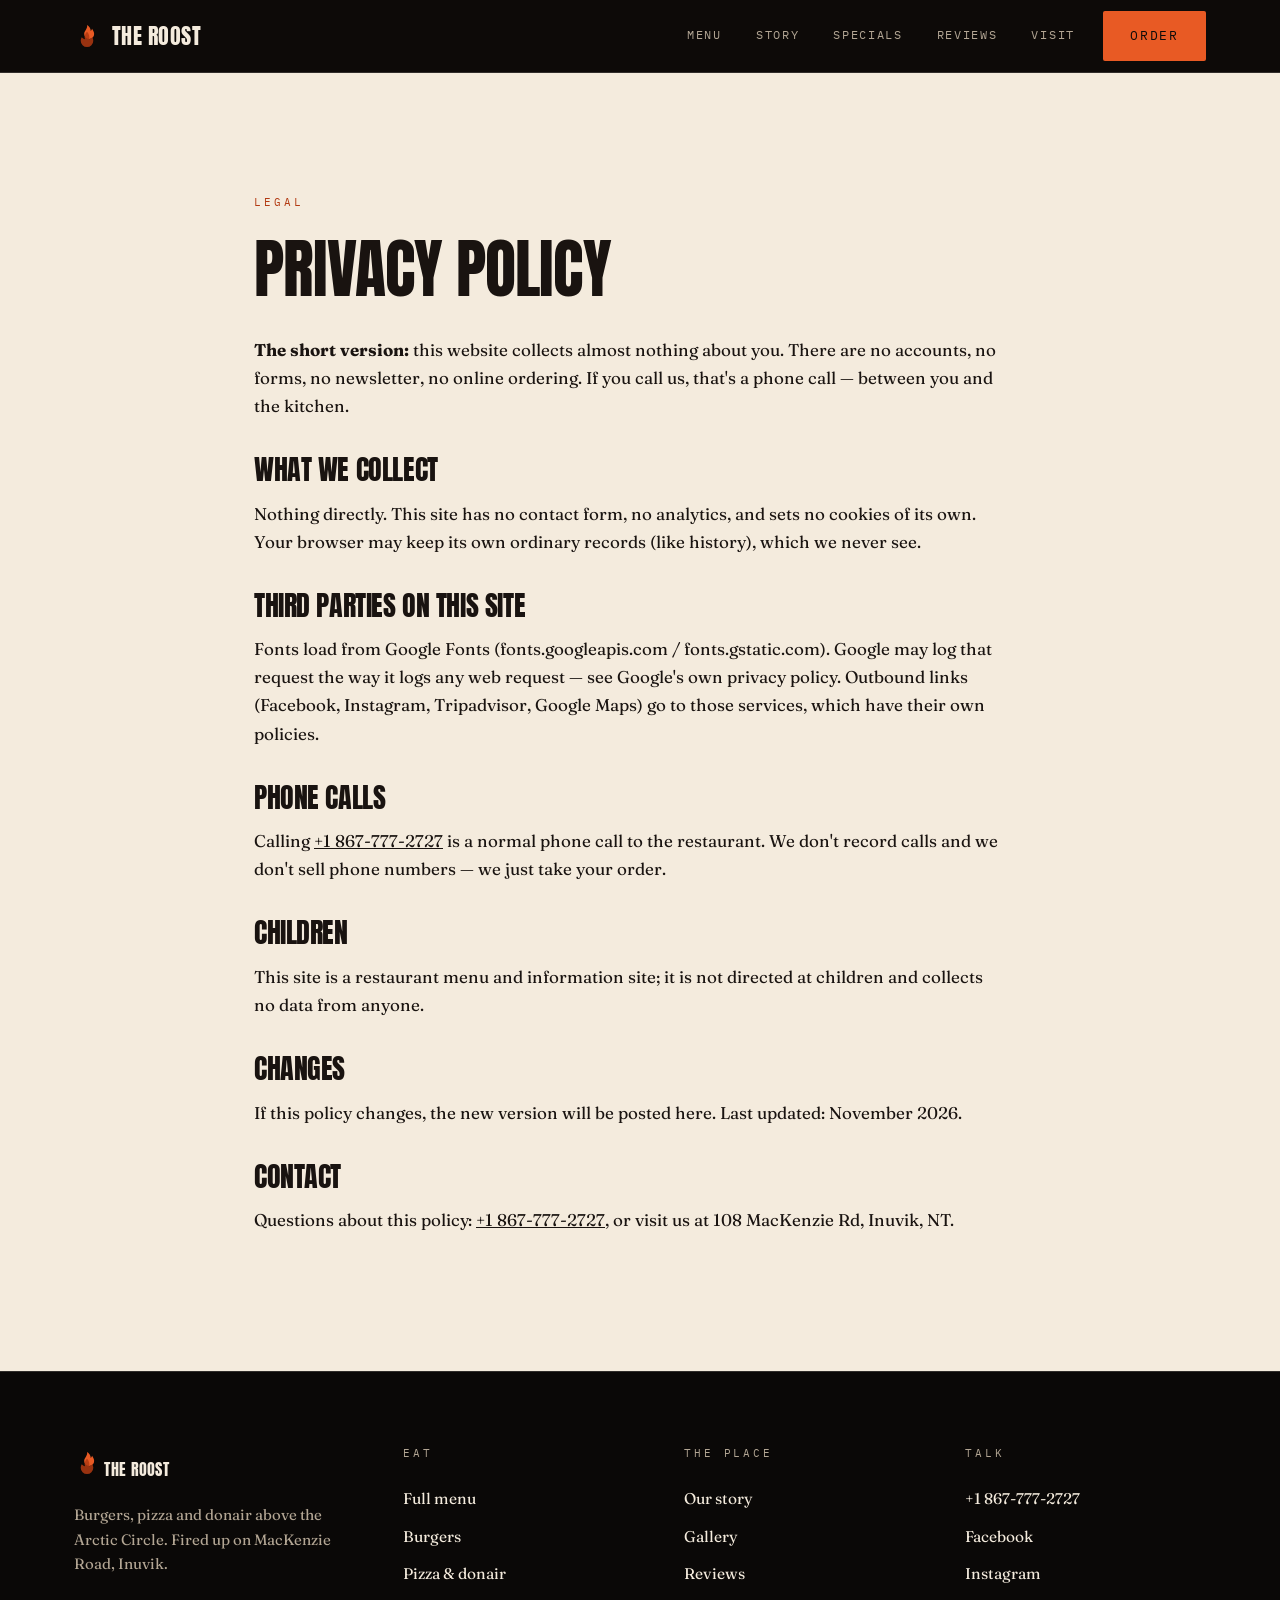
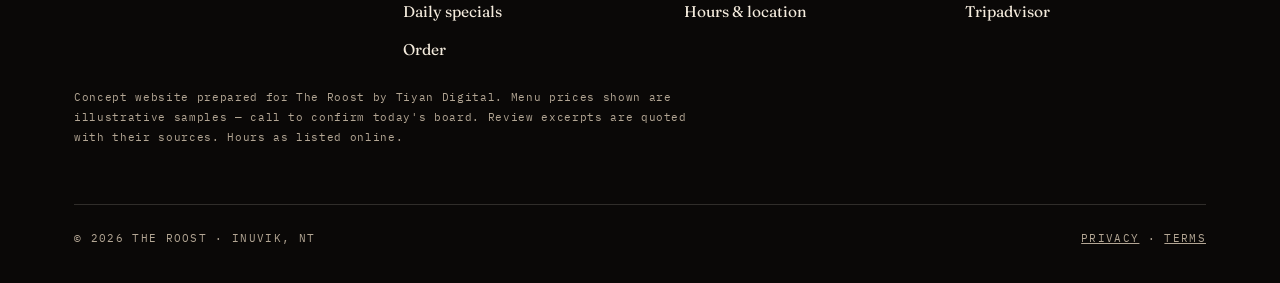
<file: privacy.html>
<!DOCTYPE html>
<html lang="en">
<head>
<meta charset="UTF-8">
<meta name="viewport" content="width=device-width, initial-scale=1">
<title>Privacy Policy · The Roost, Inuvik NT</title>
<meta name="description" content="Privacy policy for The Roost website — what we collect (almost nothing) and why.">
<meta property="og:type" content="website">
<link rel="preconnect" href="https://fonts.googleapis.com">
<link rel="preconnect" href="https://fonts.gstatic.com" crossorigin>
<link href="https://fonts.googleapis.com/css2?family=Anton&family=Fraunces:ital,opsz,wght@0,9..144,400;0,9..144,600;1,9..144,400&family=IBM+Plex+Mono:wght@400;500&display=swap" rel="stylesheet">
<link rel="stylesheet" href="style.css">
<link rel="icon" href="data:image/svg+xml,%3Csvg xmlns='http://www.w3.org/2000/svg' viewBox='0 0 24 24'%3E%3Cpath d='M12 2c1 4-3 5-3 9a5 5 0 0 0 10 0c0-2-1-3.5-2-5-.5 1.5-1.5 2-1.5 2C15 6 13 3.5 12 2z' fill='%23E85A24'/%3E%3C/svg%3E">
</head>
<body>
<a class="skip" href="#main">Skip to content</a>

<header class="site-nav">
  <div class="wrap nav-inner">
    <a class="brand" href="index.html" aria-label="The Roost — home">
      <svg viewBox="0 0 24 24" aria-hidden="true"><path d="M12 1.8c.9 3.6-2.6 5-2.6 8.4a4.6 4.6 0 0 0 9.2 0c0-1.9-1-3.4-1.9-4.8-.5 1.4-1.3 2-1.3 2 .3-2.4-1.6-4.6-3.4-5.6z" fill="#E85A24"/><path d="M12 22.2a5.8 5.8 0 0 1-5.8-5.8c0-1.2.4-2.3 1-3.2.9 1 1.9 1.7 2.9 1.9-.8-2.7.1-5.4 1.9-7.1 1.8 1.7 2.7 4.4 1.9 7.1 1-.2 2-.9 2.9-1.9.6.9 1 2 1 3.2a5.8 5.8 0 0 1-5.8 5.8z" fill="#B23A12" opacity=".85"/></svg>
      THE ROOST
    </a>
    <button class="burger" id="nav-toggle" aria-expanded="false" aria-controls="nav-links" aria-label="Toggle navigation"><span></span><span></span><span></span></button>
    <nav class="nav-links" id="nav-links" aria-label="Primary">
      <a class="nl" href="menu.html">Menu</a>
      <a class="nl" href="story.html">Story</a>
      <a class="nl" href="specials.html">Specials</a>
      <a class="nl" href="reviews.html">Reviews</a>
      <a class="nl" href="visit.html">Visit</a>
      <span class="nav-cta"><a class="btn btn-ember" href="order.html">Order</a></span>
    </nav>
  </div>
</header>

<main id="main">
  <section class="block light">
    <div class="wrap" style="max-width:820px">
      <span class="eyebrow kicker-gap">Legal</span>
      <h1 class="h-1" style="margin-bottom:36px">Privacy Policy</h1>
      <p><strong>The short version:</strong> this website collects almost nothing about you. There are no accounts, no forms, no newsletter, no online ordering. If you call us, that's a phone call — between you and the kitchen.</p>
      <h2 class="h-3" style="margin:36px 0 12px">What we collect</h2>
      <p>Nothing directly. This site has no contact form, no analytics, and sets no cookies of its own. Your browser may keep its own ordinary records (like history), which we never see.</p>
      <h2 class="h-3" style="margin:36px 0 12px">Third parties on this site</h2>
      <p>Fonts load from Google Fonts (fonts.googleapis.com / fonts.gstatic.com). Google may log that request the way it logs any web request — see Google's own privacy policy. Outbound links (Facebook, Instagram, Tripadvisor, Google Maps) go to those services, which have their own policies.</p>
      <h2 class="h-3" style="margin:36px 0 12px">Phone calls</h2>
      <p>Calling <a href="tel:+18677772727">+1 867-777-2727</a> is a normal phone call to the restaurant. We don't record calls and we don't sell phone numbers — we just take your order.</p>
      <h2 class="h-3" style="margin:36px 0 12px">Children</h2>
      <p>This site is a restaurant menu and information site; it is not directed at children and collects no data from anyone.</p>
      <h2 class="h-3" style="margin:36px 0 12px">Changes</h2>
      <p>If this policy changes, the new version will be posted here. Last updated: November 2026.</p>
      <h2 class="h-3" style="margin:36px 0 12px">Contact</h2>
      <p>Questions about this policy: <a href="tel:+18677772727">+1 867-777-2727</a>, or visit us at 108 MacKenzie Rd, Inuvik, NT.</p>
    </div>
  </section>
</main>

<footer>
  <div class="wrap">
    <div class="foot-grid">
      <div class="foot-brand">
        <a class="brand" href="index.html" aria-label="The Roost — home">
          <svg viewBox="0 0 24 24" aria-hidden="true" width="26" height="26"><path d="M12 1.8c.9 3.6-2.6 5-2.6 8.4a4.6 4.6 0 0 0 9.2 0c0-1.9-1-3.4-1.9-4.8-.5 1.4-1.3 2-1.3 2 .3-2.4-1.6-4.6-3.4-5.6z" fill="#E85A24"/><path d="M12 22.2a5.8 5.8 0 0 1-5.8-5.8c0-1.2.4-2.3 1-3.2.9 1 1.9 1.7 2.9 1.9-.8-2.7.1-5.4 1.9-7.1 1.8 1.7 2.7 4.4 1.9 7.1 1-.2 2-.9 2.9-1.9.6.9 1 2 1 3.2a5.8 5.8 0 0 1-5.8 5.8z" fill="#B23A12" opacity=".85"/></svg>
          THE ROOST
        </a>
        <p>Burgers, pizza and donair above the Arctic Circle. Fired up on MacKenzie Road, Inuvik.</p>
      </div>
      <div>
        <h4>Eat</h4>
        <a href="menu.html">Full menu</a><a href="burgers.html">Burgers</a><a href="pizza-donair.html">Pizza &amp; donair</a><a href="specials.html">Daily specials</a><a href="order.html">Order</a>
      </div>
      <div>
        <h4>The place</h4>
        <a href="story.html">Our story</a><a href="gallery.html">Gallery</a><a href="reviews.html">Reviews</a><a href="visit.html">Hours &amp; location</a>
      </div>
      <div>
        <h4>Talk</h4>
        <a href="tel:+18677772727"><span data-r="phoneDisplay">+1 867-777-2727</span></a>
        <a data-r="facebook" href="https://www.facebook.com/theroost867/">Facebook</a>
        <a data-r="instagram" href="https://www.instagram.com/theroost867">Instagram</a>
        <a data-r="tripadvisor" href="https://www.tripadvisor.ca/Restaurant_Review-g499243-d764679-Reviews-The_Roost-Inuvik_Northwest_Territories.html">Tripadvisor</a>
      </div>
    </div>
    <p class="honesty">Concept website prepared for The Roost by Tiyan Digital. Menu prices shown are illustrative samples — call to confirm today's board. Review excerpts are quoted with their sources. Hours as listed online.</p>
    <div class="foot-base">
      <span>© 2026 The Roost · Inuvik, NT</span>
      <span><a href="privacy.html">Privacy</a> · <a href="terms.html">Terms</a></span>
    </div>
  </div>
</footer>
<script src="site.js"></script>
</body>
</html>
</file>
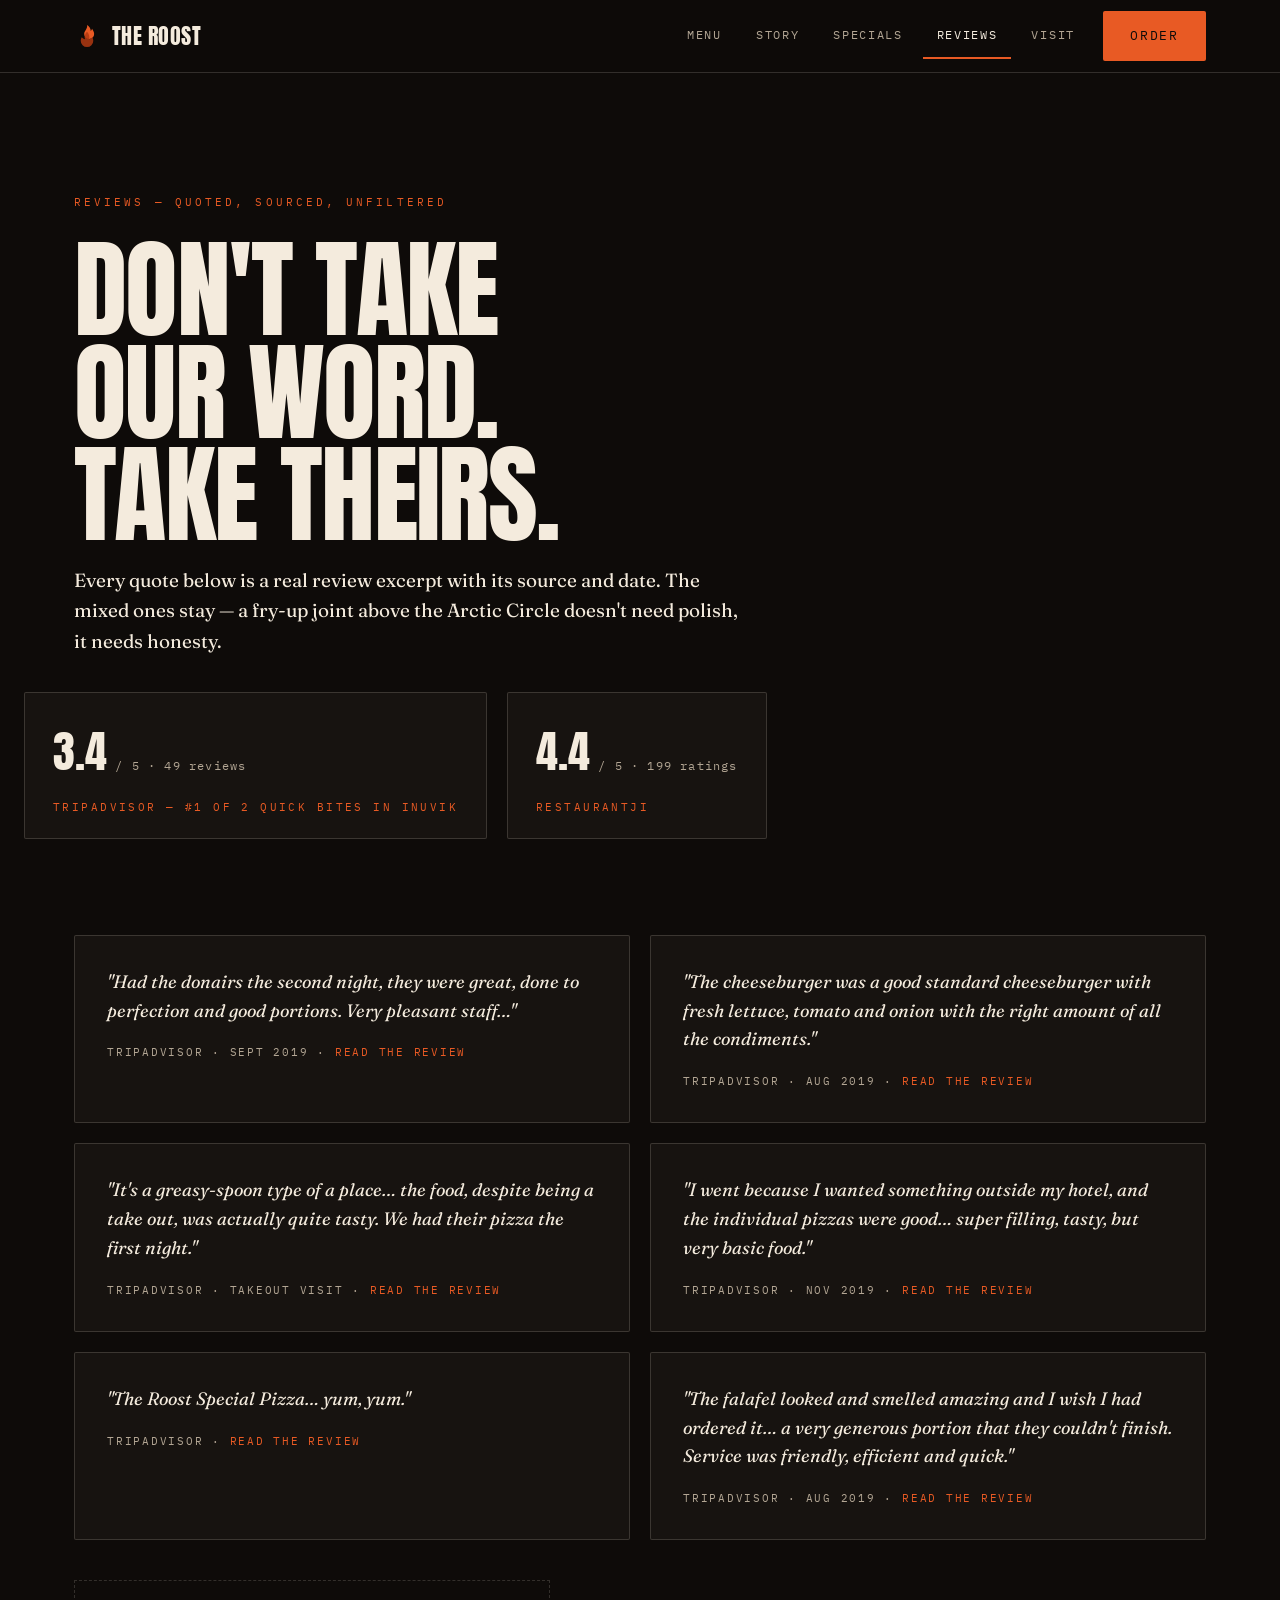
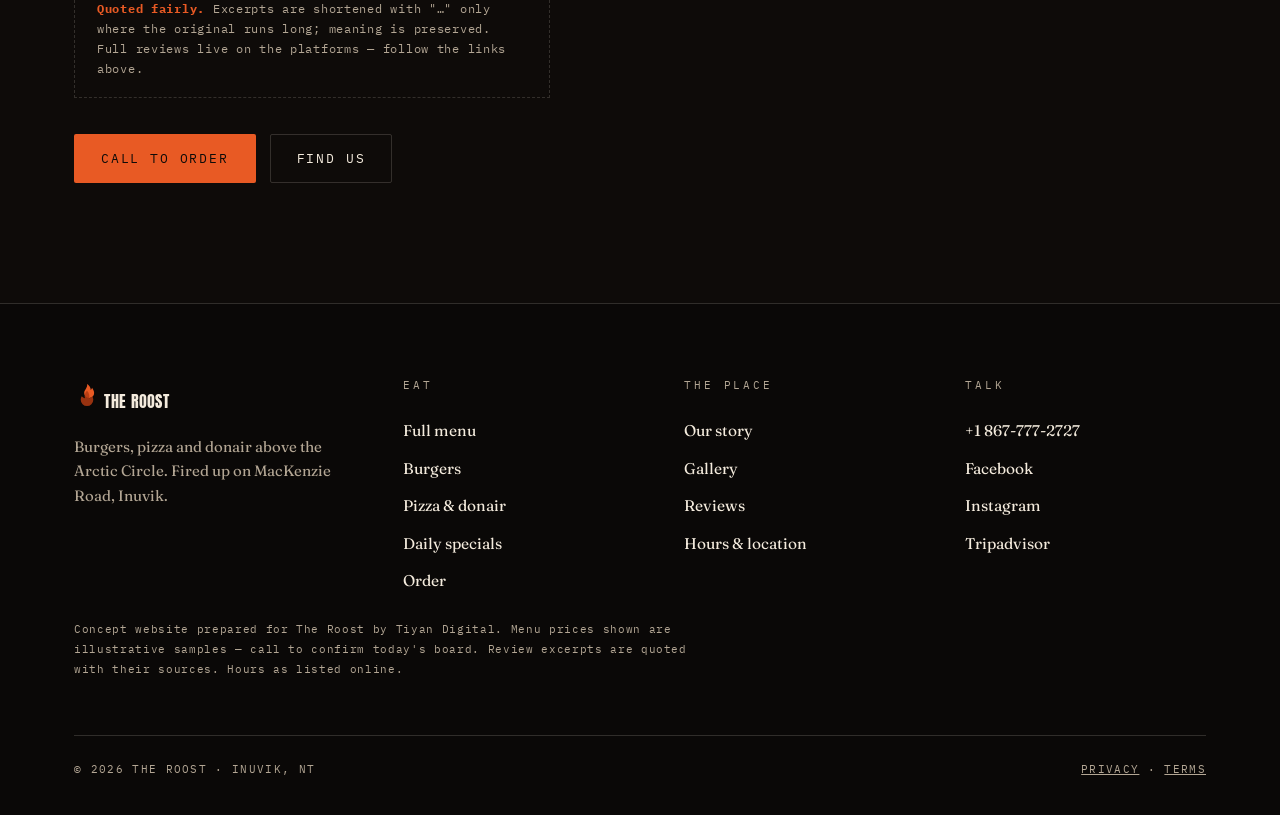
<file: reviews.html>
<!DOCTYPE html>
<html lang="en">
<head>
<meta charset="UTF-8">
<meta name="viewport" content="width=device-width, initial-scale=1">
<title>Reviews · The Roost, Inuvik NT</title>
<meta name="description" content="Real reviews of The Roost, Inuvik — quoted with sources from Tripadvisor and Restaurantji.">
<meta property="og:title" content="Reviews · The Roost, Inuvik">
<meta property="og:type" content="website">
<link rel="preconnect" href="https://fonts.googleapis.com">
<link rel="preconnect" href="https://fonts.gstatic.com" crossorigin>
<link href="https://fonts.googleapis.com/css2?family=Anton&family=Fraunces:ital,opsz,wght@0,9..144,400;0,9..144,600;1,9..144,400&family=IBM+Plex+Mono:wght@400;500&display=swap" rel="stylesheet">
<link rel="stylesheet" href="style.css">
<link rel="icon" href="data:image/svg+xml,%3Csvg xmlns='http://www.w3.org/2000/svg' viewBox='0 0 24 24'%3E%3Cpath d='M12 2c1 4-3 5-3 9a5 5 0 0 0 10 0c0-2-1-3.5-2-5-.5 1.5-1.5 2-1.5 2C15 6 13 3.5 12 2z' fill='%23E85A24'/%3E%3C/svg%3E">
</head>
<body>
<a class="skip" href="#main">Skip to content</a>

<header class="site-nav">
  <div class="wrap nav-inner">
    <a class="brand" href="index.html" aria-label="The Roost — home">
      <svg viewBox="0 0 24 24" aria-hidden="true"><path d="M12 1.8c.9 3.6-2.6 5-2.6 8.4a4.6 4.6 0 0 0 9.2 0c0-1.9-1-3.4-1.9-4.8-.5 1.4-1.3 2-1.3 2 .3-2.4-1.6-4.6-3.4-5.6z" fill="#E85A24"/><path d="M12 22.2a5.8 5.8 0 0 1-5.8-5.8c0-1.2.4-2.3 1-3.2.9 1 1.9 1.7 2.9 1.9-.8-2.7.1-5.4 1.9-7.1 1.8 1.7 2.7 4.4 1.9 7.1 1-.2 2-.9 2.9-1.9.6.9 1 2 1 3.2a5.8 5.8 0 0 1-5.8 5.8z" fill="#B23A12" opacity=".85"/></svg>
      THE ROOST
    </a>
    <button class="burger" id="nav-toggle" aria-expanded="false" aria-controls="nav-links" aria-label="Toggle navigation"><span></span><span></span><span></span></button>
    <nav class="nav-links" id="nav-links" aria-label="Primary">
      <a class="nl" href="menu.html">Menu</a>
      <a class="nl" href="story.html">Story</a>
      <a class="nl" href="specials.html">Specials</a>
      <a class="nl" href="reviews.html" aria-current="page">Reviews</a>
      <a class="nl" href="visit.html">Visit</a>
      <span class="nav-cta"><a class="btn btn-ember" href="order.html">Order</a></span>
    </nav>
  </div>
</header>

<main id="main">
  <section class="block dark" style="padding-bottom:40px">
    <div class="wrap head-gap">
      <span class="eyebrow kicker-gap">Reviews — quoted, sourced, unfiltered</span>
      <h1 class="h-display">Don't take<br>our word.<br>Take theirs.</h1>
      <p class="sub">Every quote below is a real review excerpt with its source and date. The mixed ones stay — a fry-up joint above the Arctic Circle doesn't need polish, it needs honesty.</p>
    </div>
    <div class="wrap rating-row">
      <a class="badge rv" data-r="tripadvisor" href="https://www.tripadvisor.ca/Restaurant_Review-g499243-d764679-Reviews-The_Roost-Inuvik_Northwest_Territories.html">
        <span class="score">3.4</span><span class="of"> / 5 · 49 reviews</span>
        <span class="src">Tripadvisor — #1 of 2 Quick Bites in Inuvik</span>
      </a>
      <div class="badge rv">
        <span class="score">4.4</span><span class="of"> / 5 · 199 ratings</span>
        <span class="src">Restaurantji</span>
      </div>
    </div>
  </section>

  <section class="block dark" style="padding-top:0">
    <div class="wrap quotes">
      <figure class="quote rv" style="margin:0">
        <blockquote>"Had the donairs the second night, they were great, done to perfection and good portions. Very pleasant staff…"</blockquote>
        <cite>Tripadvisor · Sept 2019 · <a data-r="tripadvisor" href="https://www.tripadvisor.ca/Restaurant_Review-g499243-d764679-Reviews-The_Roost-Inuvik_Northwest_Territories.html">read the review</a></cite>
      </figure>
      <figure class="quote rv" style="margin:0">
        <blockquote>"The cheeseburger was a good standard cheeseburger with fresh lettuce, tomato and onion with the right amount of all the condiments."</blockquote>
        <cite>Tripadvisor · Aug 2019 · <a data-r="tripadvisor" href="https://www.tripadvisor.ca/Restaurant_Review-g499243-d764679-Reviews-The_Roost-Inuvik_Northwest_Territories.html">read the review</a></cite>
      </figure>
      <figure class="quote rv" style="margin:0">
        <blockquote>"It's a greasy-spoon type of a place… the food, despite being a take out, was actually quite tasty. We had their pizza the first night."</blockquote>
        <cite>Tripadvisor · takeout visit · <a data-r="tripadvisor" href="https://www.tripadvisor.ca/Restaurant_Review-g499243-d764679-Reviews-The_Roost-Inuvik_Northwest_Territories.html">read the review</a></cite>
      </figure>
      <figure class="quote rv" style="margin:0">
        <blockquote>"I went because I wanted something outside my hotel, and the individual pizzas were good… super filling, tasty, but very basic food."</blockquote>
        <cite>Tripadvisor · Nov 2019 · <a data-r="tripadvisor" href="https://www.tripadvisor.ca/Restaurant_Review-g499243-d764679-Reviews-The_Roost-Inuvik_Northwest_Territories.html">read the review</a></cite>
      </figure>
      <figure class="quote rv" style="margin:0">
        <blockquote>"The Roost Special Pizza… yum, yum."</blockquote>
        <cite>Tripadvisor · <a data-r="tripadvisor" href="https://www.tripadvisor.ca/Restaurant_Review-g499243-d764679-Reviews-The_Roost-Inuvik_Northwest_Territories.html">read the review</a></cite>
      </figure>
      <figure class="quote rv" style="margin:0">
        <blockquote>"The falafel looked and smelled amazing and I wish I had ordered it… a very generous portion that they couldn't finish. Service was friendly, efficient and quick."</blockquote>
        <cite>Tripadvisor · Aug 2019 · <a data-r="tripadvisor" href="https://www.tripadvisor.ca/Restaurant_Review-g499243-d764679-Reviews-The_Roost-Inuvik_Northwest_Territories.html">read the review</a></cite>
      </figure>
    </div>
    <div class="wrap">
      <p class="price-note rv"><strong>Quoted fairly.</strong> Excerpts are shortened with "…" only where the original runs long; meaning is preserved. Full reviews live on the platforms — follow the links above.</p>
      <div class="hero-ctas rv" style="margin-top:36px">
        <a class="btn btn-ember" href="tel:+18677772727">Call to order</a>
        <a class="btn btn-ghost" href="visit.html">Find us</a>
      </div>
    </div>
  </section>
</main>

<footer>
  <div class="wrap">
    <div class="foot-grid">
      <div class="foot-brand">
        <a class="brand" href="index.html" aria-label="The Roost — home">
          <svg viewBox="0 0 24 24" aria-hidden="true" width="26" height="26"><path d="M12 1.8c.9 3.6-2.6 5-2.6 8.4a4.6 4.6 0 0 0 9.2 0c0-1.9-1-3.4-1.9-4.8-.5 1.4-1.3 2-1.3 2 .3-2.4-1.6-4.6-3.4-5.6z" fill="#E85A24"/><path d="M12 22.2a5.8 5.8 0 0 1-5.8-5.8c0-1.2.4-2.3 1-3.2.9 1 1.9 1.7 2.9 1.9-.8-2.7.1-5.4 1.9-7.1 1.8 1.7 2.7 4.4 1.9 7.1 1-.2 2-.9 2.9-1.9.6.9 1 2 1 3.2a5.8 5.8 0 0 1-5.8 5.8z" fill="#B23A12" opacity=".85"/></svg>
          THE ROOST
        </a>
        <p>Burgers, pizza and donair above the Arctic Circle. Fired up on MacKenzie Road, Inuvik.</p>
      </div>
      <div>
        <h4>Eat</h4>
        <a href="menu.html">Full menu</a><a href="burgers.html">Burgers</a><a href="pizza-donair.html">Pizza &amp; donair</a><a href="specials.html">Daily specials</a><a href="order.html">Order</a>
      </div>
      <div>
        <h4>The place</h4>
        <a href="story.html">Our story</a><a href="gallery.html">Gallery</a><a href="reviews.html">Reviews</a><a href="visit.html">Hours &amp; location</a>
      </div>
      <div>
        <h4>Talk</h4>
        <a href="tel:+18677772727"><span data-r="phoneDisplay">+1 867-777-2727</span></a>
        <a data-r="facebook" href="https://www.facebook.com/theroost867/">Facebook</a>
        <a data-r="instagram" href="https://www.instagram.com/theroost867">Instagram</a>
        <a data-r="tripadvisor" href="https://www.tripadvisor.ca/Restaurant_Review-g499243-d764679-Reviews-The_Roost-Inuvik_Northwest_Territories.html">Tripadvisor</a>
      </div>
    </div>
    <p class="honesty">Concept website prepared for The Roost by Tiyan Digital. Menu prices shown are illustrative samples — call to confirm today's board. Review excerpts are quoted with their sources. Hours as listed online.</p>
    <div class="foot-base">
      <span>© 2026 The Roost · Inuvik, NT</span>
      <span><a href="privacy.html">Privacy</a> · <a href="terms.html">Terms</a></span>
    </div>
  </div>
</footer>
<script src="site.js"></script>
</body>
</html>
</file>
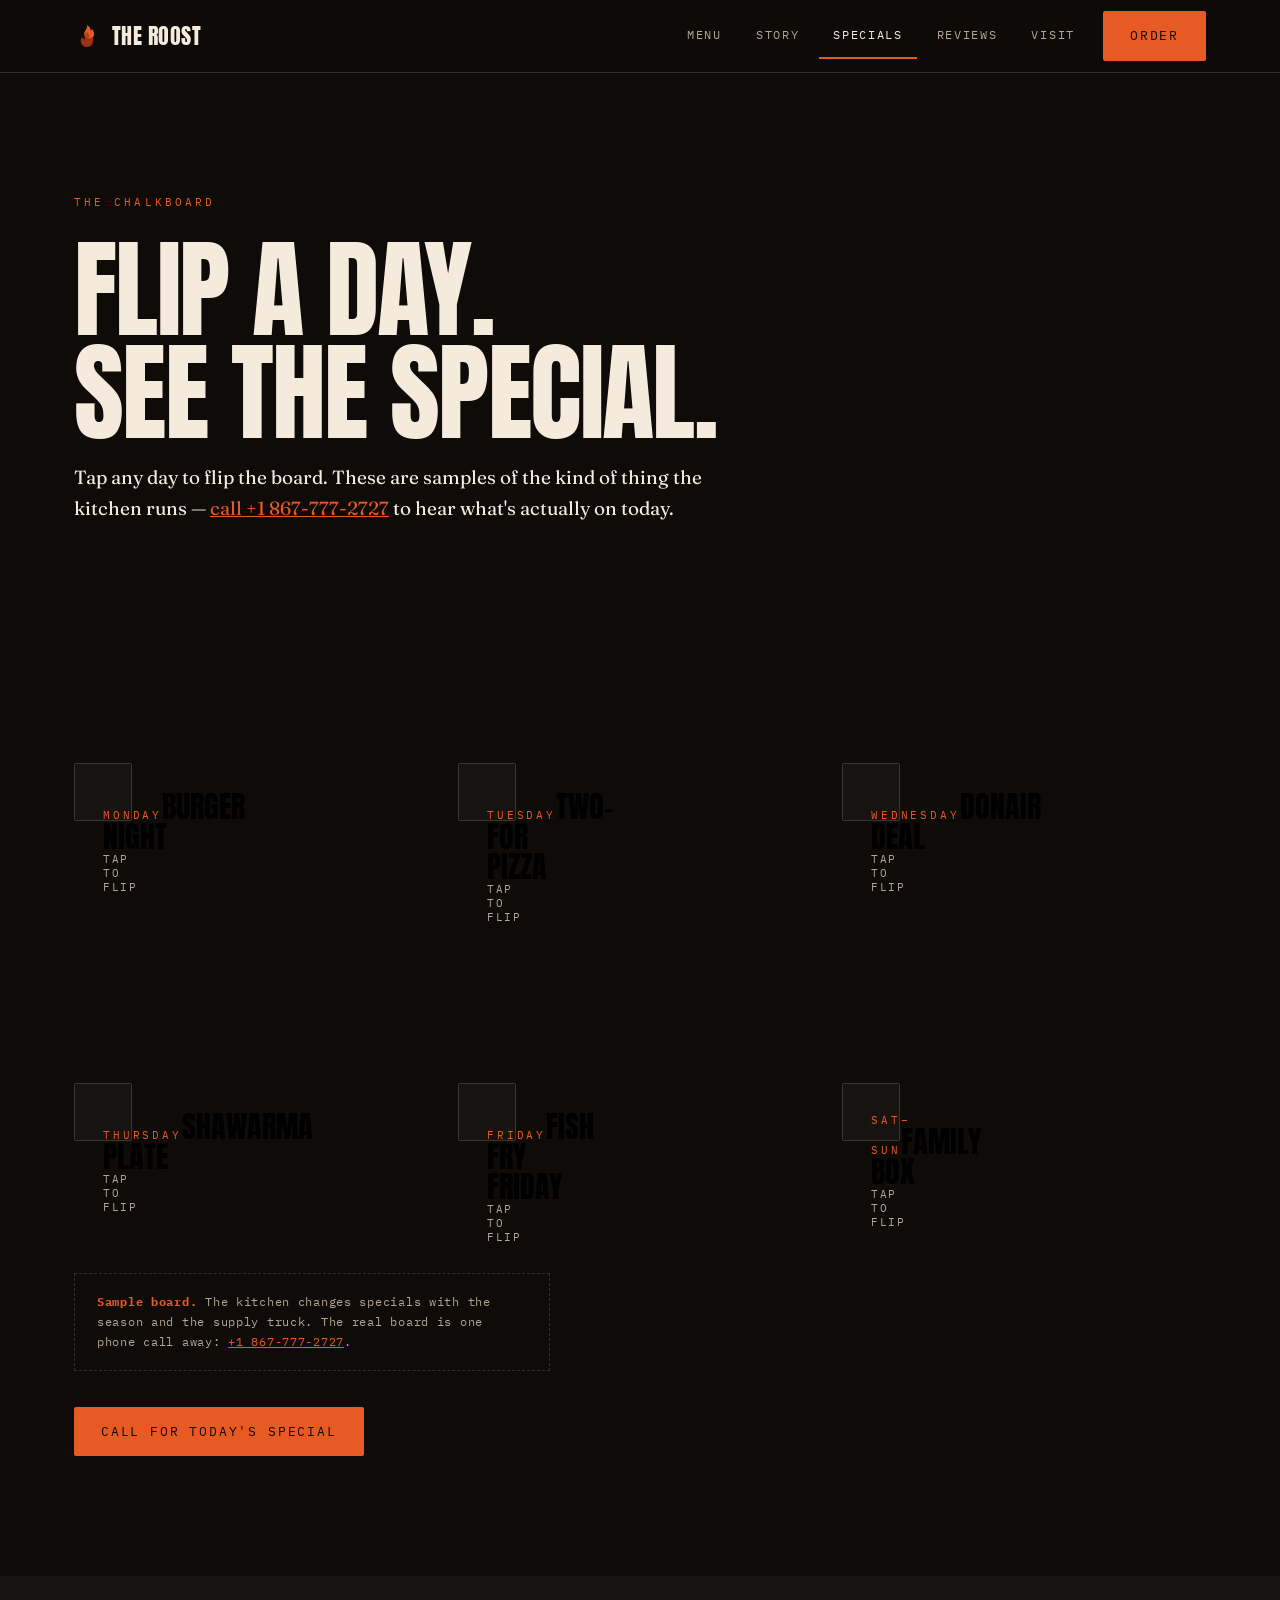
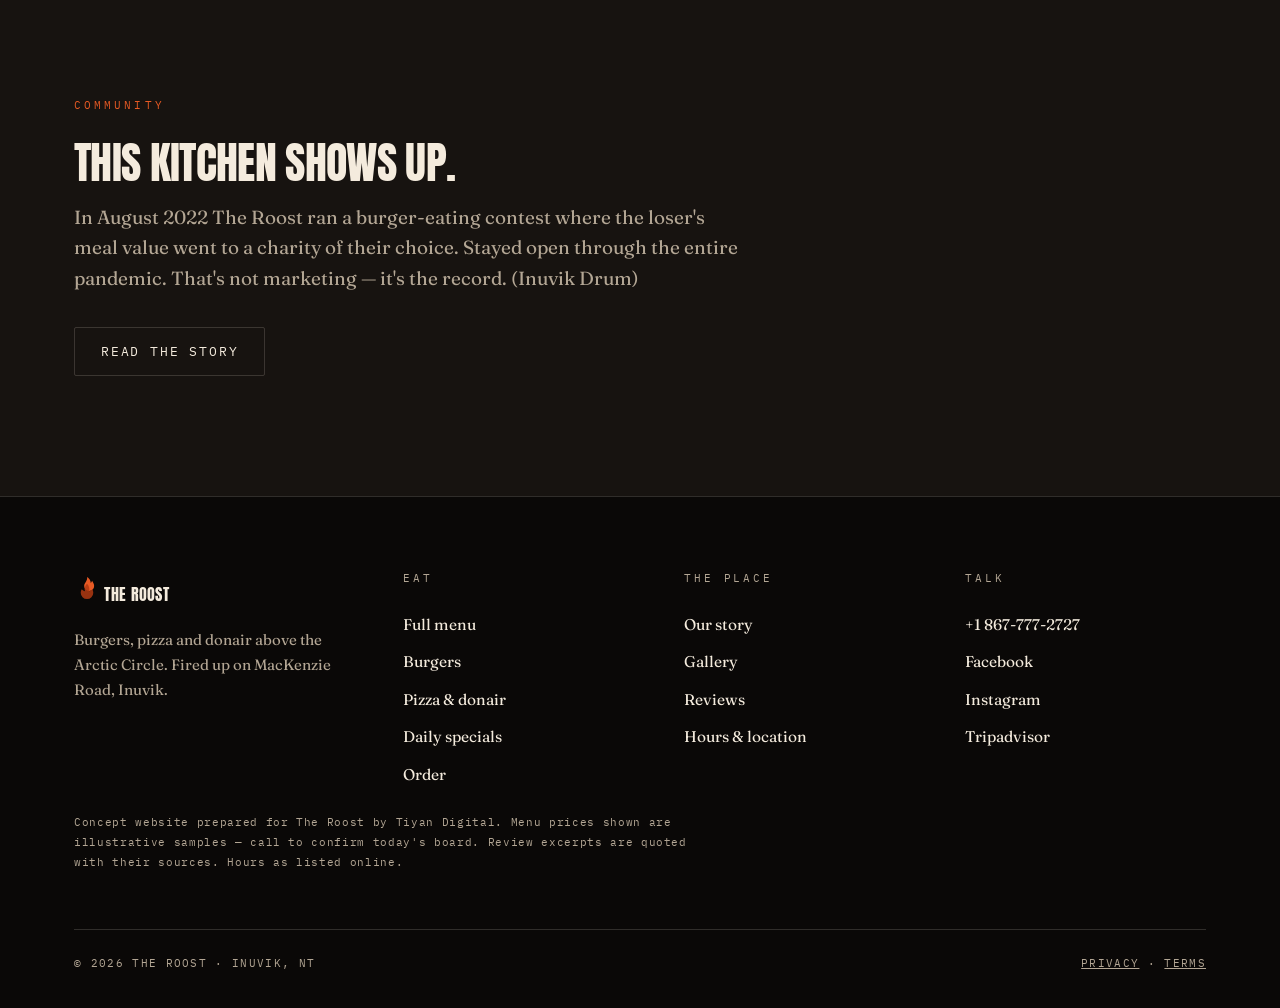
<file: specials.html>
<!DOCTYPE html>
<html lang="en">
<head>
<meta charset="UTF-8">
<meta name="viewport" content="width=device-width, initial-scale=1">
<title>Daily Specials · The Roost, Inuvik NT</title>
<meta name="description" content="Daily specials at The Roost, Inuvik — tap a day to see the board. Call +1 867-777-2727 for what's on today.">
<meta property="og:title" content="Daily Specials · The Roost, Inuvik">
<meta property="og:type" content="website">
<link rel="preconnect" href="https://fonts.googleapis.com">
<link rel="preconnect" href="https://fonts.gstatic.com" crossorigin>
<link href="https://fonts.googleapis.com/css2?family=Anton&family=Fraunces:ital,opsz,wght@0,9..144,400;0,9..144,600;1,9..144,400&family=IBM+Plex+Mono:wght@400;500&display=swap" rel="stylesheet">
<link rel="stylesheet" href="style.css">
<link rel="icon" href="data:image/svg+xml,%3Csvg xmlns='http://www.w3.org/2000/svg' viewBox='0 0 24 24'%3E%3Cpath d='M12 2c1 4-3 5-3 9a5 5 0 0 0 10 0c0-2-1-3.5-2-5-.5 1.5-1.5 2-1.5 2C15 6 13 3.5 12 2z' fill='%23E85A24'/%3E%3C/svg%3E">
</head>
<body>
<a class="skip" href="#main">Skip to content</a>

<header class="site-nav">
  <div class="wrap nav-inner">
    <a class="brand" href="index.html" aria-label="The Roost — home">
      <svg viewBox="0 0 24 24" aria-hidden="true"><path d="M12 1.8c.9 3.6-2.6 5-2.6 8.4a4.6 4.6 0 0 0 9.2 0c0-1.9-1-3.4-1.9-4.8-.5 1.4-1.3 2-1.3 2 .3-2.4-1.6-4.6-3.4-5.6z" fill="#E85A24"/><path d="M12 22.2a5.8 5.8 0 0 1-5.8-5.8c0-1.2.4-2.3 1-3.2.9 1 1.9 1.7 2.9 1.9-.8-2.7.1-5.4 1.9-7.1 1.8 1.7 2.7 4.4 1.9 7.1 1-.2 2-.9 2.9-1.9.6.9 1 2 1 3.2a5.8 5.8 0 0 1-5.8 5.8z" fill="#B23A12" opacity=".85"/></svg>
      THE ROOST
    </a>
    <button class="burger" id="nav-toggle" aria-expanded="false" aria-controls="nav-links" aria-label="Toggle navigation"><span></span><span></span><span></span></button>
    <nav class="nav-links" id="nav-links" aria-label="Primary">
      <a class="nl" href="menu.html">Menu</a>
      <a class="nl" href="story.html">Story</a>
      <a class="nl" href="specials.html" aria-current="page">Specials</a>
      <a class="nl" href="reviews.html">Reviews</a>
      <a class="nl" href="visit.html">Visit</a>
      <span class="nav-cta"><a class="btn btn-ember" href="order.html">Order</a></span>
    </nav>
  </div>
</header>

<main id="main">
  <section class="block dark" style="padding-bottom:56px">
    <div class="wrap head-gap">
      <span class="eyebrow kicker-gap">The chalkboard</span>
      <h1 class="h-display">Flip a day.<br>See the special.</h1>
      <p class="sub">Tap any day to flip the board. These are samples of the kind of thing the kitchen runs — <a href="tel:+18677772727" style="color:var(--ember)">call +1 867-777-2727</a> to hear what's actually on today.</p>
    </div>
  </section>

  <section class="block dark" style="padding-top:0">
    <div class="wrap board">
      <button class="flip rv" aria-pressed="false" aria-label="Monday special — tap to flip">
        <span class="flip-inner">
          <span class="flip-face flip-front"><span><span class="flip-day">Monday</span><span class="flip-title">Burger<br>night</span></span><span class="flip-hint">Tap to flip</span></span>
          <span class="flip-face flip-back"><span><span class="flip-day">Monday</span><span class="flip-title">Burger<br>night</span></span><span><p>Any burger + fries + a drink. The week's cheapest hot meal.</p><span class="flip-hint">Sample — call for today's</span></span></span>
        </span>
      </button>
      <button class="flip rv" aria-pressed="false" aria-label="Tuesday special — tap to flip">
        <span class="flip-inner">
          <span class="flip-face flip-front"><span><span class="flip-day">Tuesday</span><span class="flip-title">Two-for<br>pizza</span></span><span class="flip-hint">Tap to flip</span></span>
          <span class="flip-face flip-back"><span><span class="flip-day">Tuesday</span><span class="flip-title">Two-for<br>pizza</span></span><span><p>Two individual pizzas, one price. Bring a friend or don't.</p><span class="flip-hint">Sample — call for today's</span></span></span>
        </span>
      </button>
      <button class="flip rv" aria-pressed="false" aria-label="Wednesday special — tap to flip">
        <span class="flip-inner">
          <span class="flip-face flip-front"><span><span class="flip-day">Wednesday</span><span class="flip-title">Donair<br>deal</span></span><span class="flip-hint">Tap to flip</span></span>
          <span class="flip-face flip-back"><span><span class="flip-day">Wednesday</span><span class="flip-title">Donair<br>deal</span></span><span><p>Donair + poutine, one ticket. The reviewer's two-day order, all at once.</p><span class="flip-hint">Sample — call for today's</span></span></span>
        </span>
      </button>
      <button class="flip rv" aria-pressed="false" aria-label="Thursday special — tap to flip">
        <span class="flip-inner">
          <span class="flip-face flip-front"><span><span class="flip-day">Thursday</span><span class="flip-title">Shawarma<br>plate</span></span><span class="flip-hint">Tap to flip</span></span>
          <span class="flip-face flip-back"><span><span class="flip-day">Thursday</span><span class="flip-title">Shawarma<br>plate</span></span><span><p>Open shawarma plate with extra garlic sauce, on the house side.</p><span class="flip-hint">Sample — call for today's</span></span></span>
        </span>
      </button>
      <button class="flip rv" aria-pressed="false" aria-label="Friday special — tap to flip">
        <span class="flip-inner">
          <span class="flip-face flip-front"><span><span class="flip-day">Friday</span><span class="flip-title">Fish fry<br>friday</span></span><span class="flip-hint">Tap to flip</span></span>
          <span class="flip-face flip-back"><span><span class="flip-day">Friday</span><span class="flip-title">Fish fry<br>friday</span></span><span><p>Fish &amp; chips basket, tartar, lemon. The fry-up shop does its thing.</p><span class="flip-hint">Sample — call for today's</span></span></span>
        </span>
      </button>
      <button class="flip rv" aria-pressed="false" aria-label="Weekend special — tap to flip">
        <span class="flip-inner">
          <span class="flip-face flip-front"><span><span class="flip-day">Sat–Sun</span><span class="flip-title">Family<br>box</span></span><span class="flip-hint">Tap to flip</span></span>
          <span class="flip-face flip-back"><span><span class="flip-day">Sat–Sun</span><span class="flip-title">Family<br>box</span></span><span><p>A full pizza, four donairs, two fries. Feeds the backroom table.</p><span class="flip-hint">Sample — call for today's</span></span></span>
        </span>
      </button>
    </div>
    <div class="wrap">
      <p class="price-note rv"><strong>Sample board.</strong> The kitchen changes specials with the season and the supply truck. The real board is one phone call away: <a href="tel:+18677772727" style="color:var(--ember)">+1 867-777-2727</a>.</p>
      <div class="hero-ctas rv" style="margin-top:36px">
        <a class="btn btn-ember" href="tel:+18677772727">Call for today's special</a>
      </div>
    </div>
  </section>

  <section class="block dark-2">
    <div class="wrap head-gap">
      <span class="eyebrow kicker-gap">Community</span>
      <h2 class="h-2 rv">This kitchen shows up.</h2>
      <p class="sub rv" style="color:var(--muted-dk)">In August 2022 The Roost ran a burger-eating contest where the loser's meal value went to a charity of their choice. Stayed open through the entire pandemic. That's not marketing — it's the record. (Inuvik Drum)</p>
      <div style="margin-top:30px"><a class="btn btn-ghost rv" href="story.html">Read the story</a></div>
    </div>
  </section>
</main>

<footer>
  <div class="wrap">
    <div class="foot-grid">
      <div class="foot-brand">
        <a class="brand" href="index.html" aria-label="The Roost — home">
          <svg viewBox="0 0 24 24" aria-hidden="true" width="26" height="26"><path d="M12 1.8c.9 3.6-2.6 5-2.6 8.4a4.6 4.6 0 0 0 9.2 0c0-1.9-1-3.4-1.9-4.8-.5 1.4-1.3 2-1.3 2 .3-2.4-1.6-4.6-3.4-5.6z" fill="#E85A24"/><path d="M12 22.2a5.8 5.8 0 0 1-5.8-5.8c0-1.2.4-2.3 1-3.2.9 1 1.9 1.7 2.9 1.9-.8-2.7.1-5.4 1.9-7.1 1.8 1.7 2.7 4.4 1.9 7.1 1-.2 2-.9 2.9-1.9.6.9 1 2 1 3.2a5.8 5.8 0 0 1-5.8 5.8z" fill="#B23A12" opacity=".85"/></svg>
          THE ROOST
        </a>
        <p>Burgers, pizza and donair above the Arctic Circle. Fired up on MacKenzie Road, Inuvik.</p>
      </div>
      <div>
        <h4>Eat</h4>
        <a href="menu.html">Full menu</a><a href="burgers.html">Burgers</a><a href="pizza-donair.html">Pizza &amp; donair</a><a href="specials.html">Daily specials</a><a href="order.html">Order</a>
      </div>
      <div>
        <h4>The place</h4>
        <a href="story.html">Our story</a><a href="gallery.html">Gallery</a><a href="reviews.html">Reviews</a><a href="visit.html">Hours &amp; location</a>
      </div>
      <div>
        <h4>Talk</h4>
        <a href="tel:+18677772727"><span data-r="phoneDisplay">+1 867-777-2727</span></a>
        <a data-r="facebook" href="https://www.facebook.com/theroost867/">Facebook</a>
        <a data-r="instagram" href="https://www.instagram.com/theroost867">Instagram</a>
        <a data-r="tripadvisor" href="https://www.tripadvisor.ca/Restaurant_Review-g499243-d764679-Reviews-The_Roost-Inuvik_Northwest_Territories.html">Tripadvisor</a>
      </div>
    </div>
    <p class="honesty">Concept website prepared for The Roost by Tiyan Digital. Menu prices shown are illustrative samples — call to confirm today's board. Review excerpts are quoted with their sources. Hours as listed online.</p>
    <div class="foot-base">
      <span>© 2026 The Roost · Inuvik, NT</span>
      <span><a href="privacy.html">Privacy</a> · <a href="terms.html">Terms</a></span>
    </div>
  </div>
</footer>
<script src="site.js"></script>
</body>
</html>
</file>
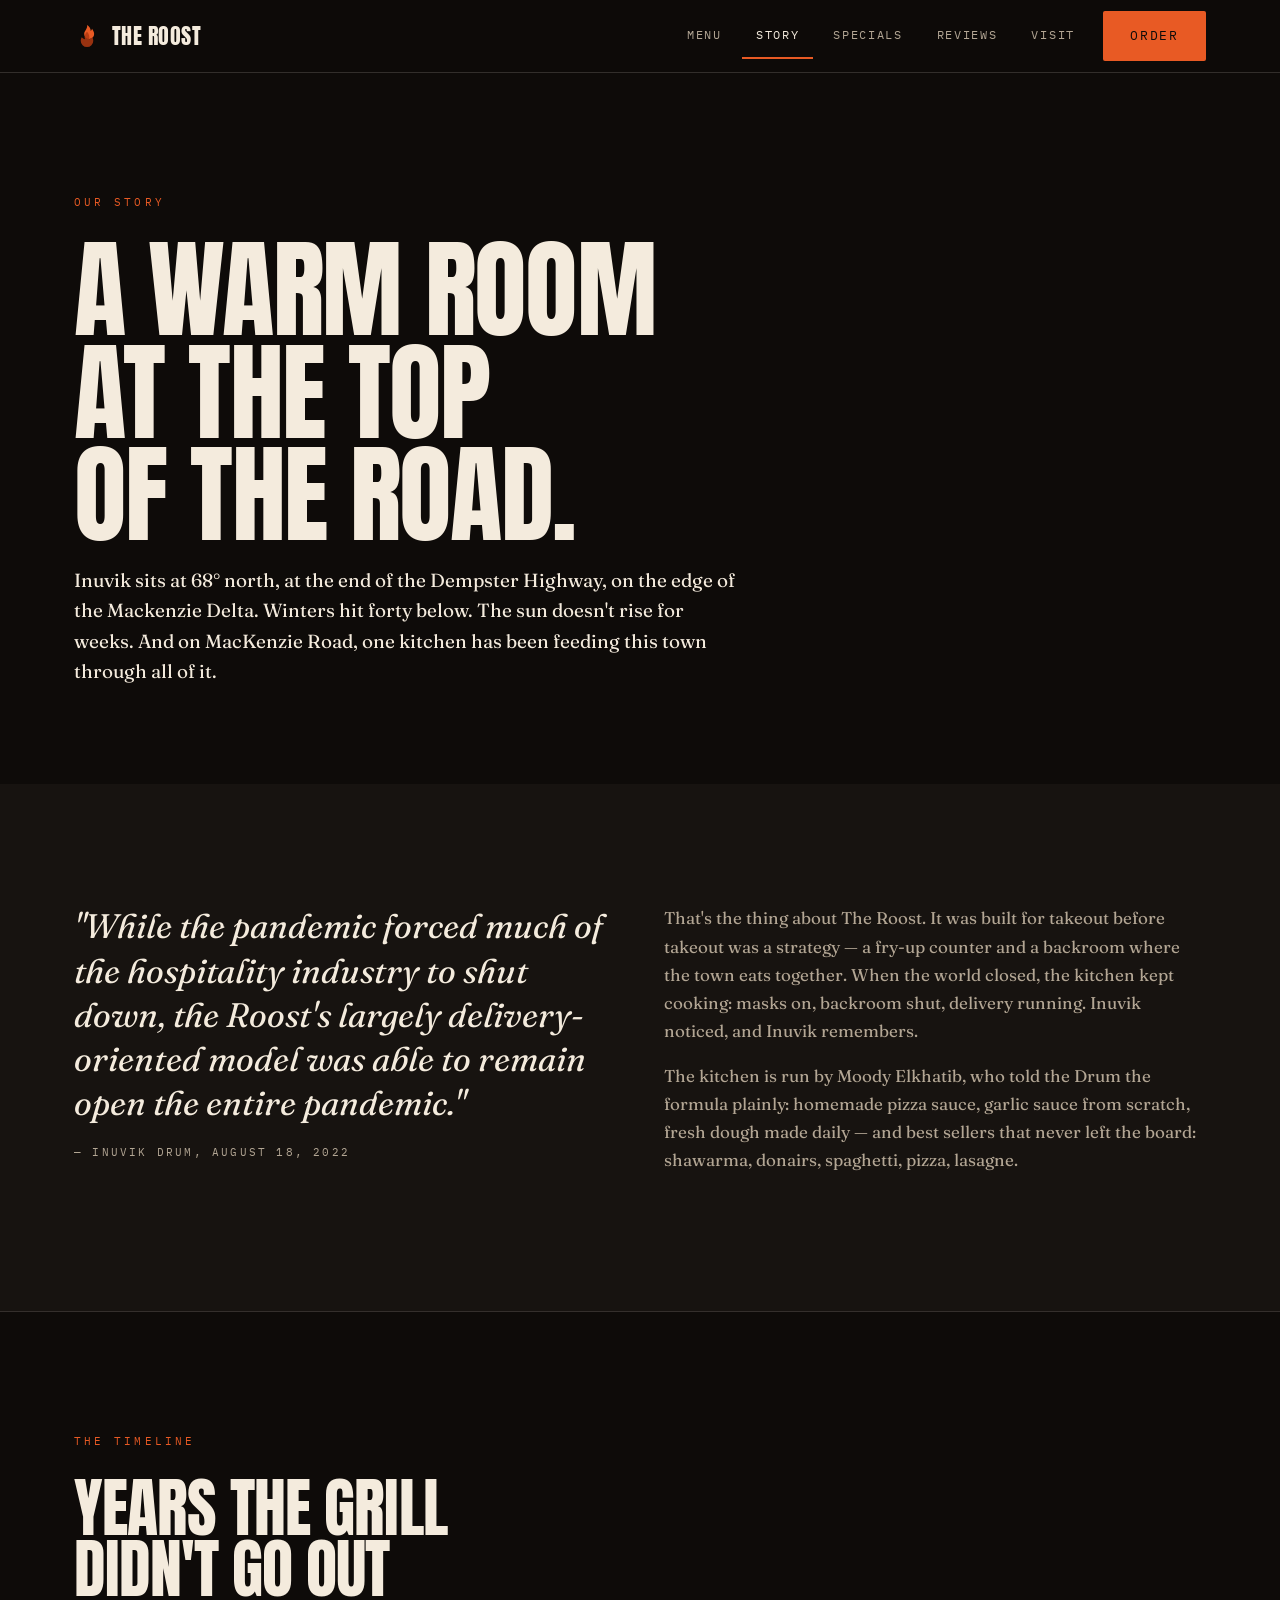
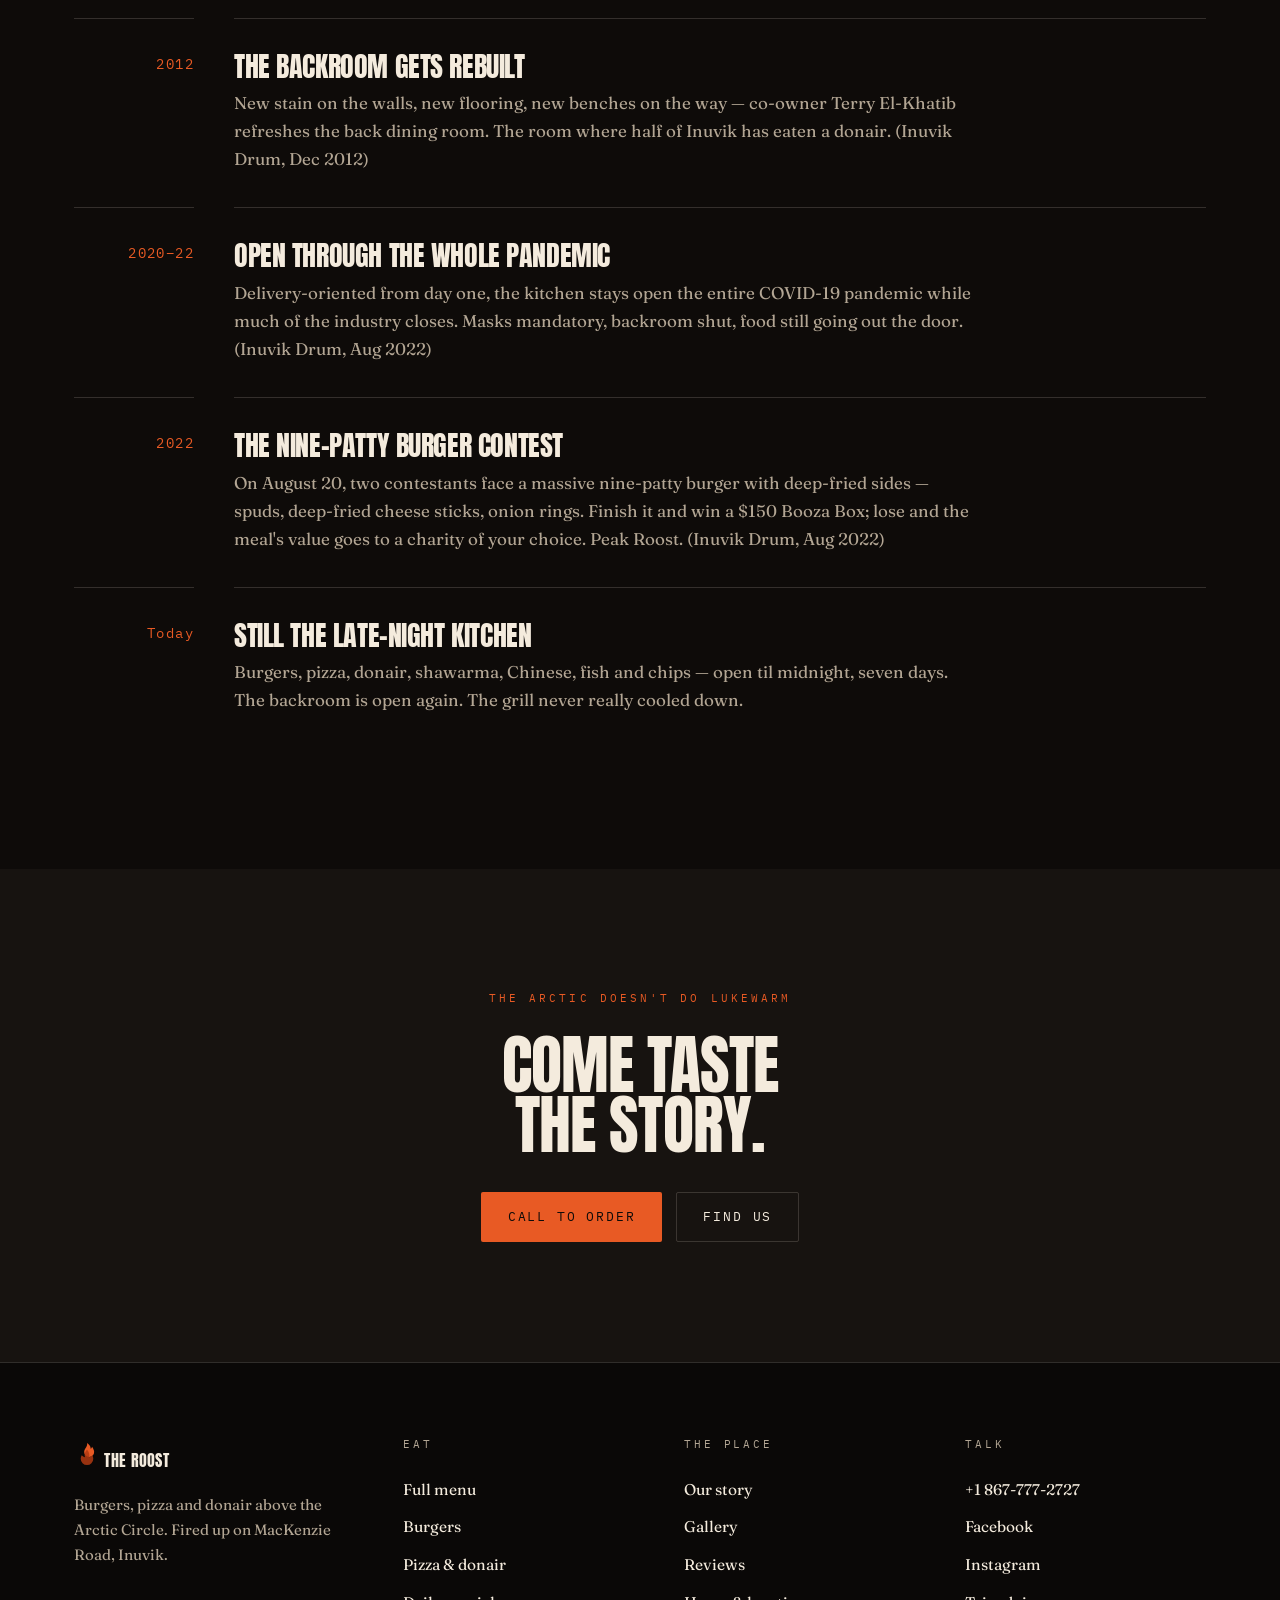
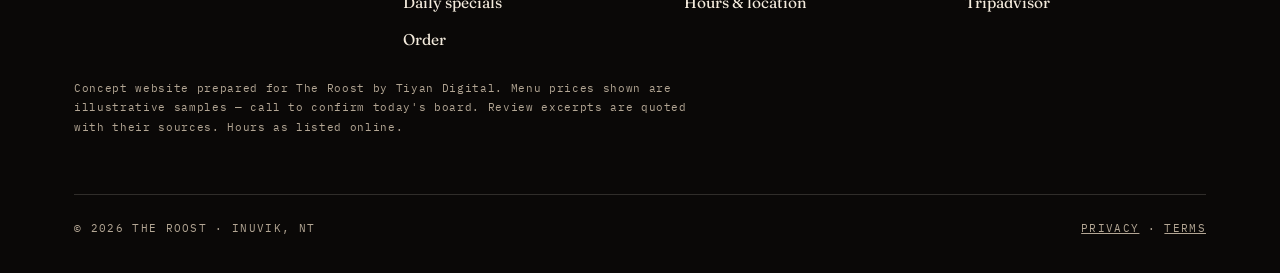
<file: story.html>
<!DOCTYPE html>
<html lang="en">
<head>
<meta charset="UTF-8">
<meta name="viewport" content="width=device-width, initial-scale=1">
<title>Our Story · The Roost, Inuvik NT</title>
<meta name="description" content="The story of The Roost — an Arctic restaurant on MacKenzie Road, Inuvik, that stayed open through the pandemic and feeds the Western Arctic.">
<meta property="og:title" content="Our Story · The Roost, Inuvik">
<meta property="og:type" content="website">
<link rel="preconnect" href="https://fonts.googleapis.com">
<link rel="preconnect" href="https://fonts.gstatic.com" crossorigin>
<link href="https://fonts.googleapis.com/css2?family=Anton&family=Fraunces:ital,opsz,wght@0,9..144,400;0,9..144,600;1,9..144,400&family=IBM+Plex+Mono:wght@400;500&display=swap" rel="stylesheet">
<link rel="stylesheet" href="style.css">
<link rel="icon" href="data:image/svg+xml,%3Csvg xmlns='http://www.w3.org/2000/svg' viewBox='0 0 24 24'%3E%3Cpath d='M12 2c1 4-3 5-3 9a5 5 0 0 0 10 0c0-2-1-3.5-2-5-.5 1.5-1.5 2-1.5 2C15 6 13 3.5 12 2z' fill='%23E85A24'/%3E%3C/svg%3E">
</head>
<body>
<a class="skip" href="#main">Skip to content</a>

<header class="site-nav">
  <div class="wrap nav-inner">
    <a class="brand" href="index.html" aria-label="The Roost — home">
      <svg viewBox="0 0 24 24" aria-hidden="true"><path d="M12 1.8c.9 3.6-2.6 5-2.6 8.4a4.6 4.6 0 0 0 9.2 0c0-1.9-1-3.4-1.9-4.8-.5 1.4-1.3 2-1.3 2 .3-2.4-1.6-4.6-3.4-5.6z" fill="#E85A24"/><path d="M12 22.2a5.8 5.8 0 0 1-5.8-5.8c0-1.2.4-2.3 1-3.2.9 1 1.9 1.7 2.9 1.9-.8-2.7.1-5.4 1.9-7.1 1.8 1.7 2.7 4.4 1.9 7.1 1-.2 2-.9 2.9-1.9.6.9 1 2 1 3.2a5.8 5.8 0 0 1-5.8 5.8z" fill="#B23A12" opacity=".85"/></svg>
      THE ROOST
    </a>
    <button class="burger" id="nav-toggle" aria-expanded="false" aria-controls="nav-links" aria-label="Toggle navigation"><span></span><span></span><span></span></button>
    <nav class="nav-links" id="nav-links" aria-label="Primary">
      <a class="nl" href="menu.html">Menu</a>
      <a class="nl" href="story.html" aria-current="page">Story</a>
      <a class="nl" href="specials.html">Specials</a>
      <a class="nl" href="reviews.html">Reviews</a>
      <a class="nl" href="visit.html">Visit</a>
      <span class="nav-cta"><a class="btn btn-ember" href="order.html">Order</a></span>
    </nav>
  </div>
</header>

<main id="main">
  <section class="block dark" style="padding-bottom:64px">
    <div class="wrap head-gap">
      <span class="eyebrow kicker-gap">Our story</span>
      <h1 class="h-display">A warm room<br>at the top<br>of the road.</h1>
      <p class="sub">Inuvik sits at 68° north, at the end of the Dempster Highway, on the edge of the Mackenzie Delta. Winters hit forty below. The sun doesn't rise for weeks. And on MacKenzie Road, one kitchen has been feeding this town through all of it.</p>
    </div>
  </section>

  <section class="block dark-2">
    <div class="wrap" style="display:grid;grid-template-columns:1fr 1fr;gap:48px;align-items:start">
      <div class="rv">
        <p class="pull">"While the pandemic forced much of the hospitality industry to shut down, the Roost's largely delivery-oriented model was able to remain open the entire pandemic."</p>
        <p class="pull-src">— Inuvik Drum, August 18, 2022</p>
      </div>
      <div class="rv">
        <p style="margin-top:0;color:var(--muted-dk)">That's the thing about The Roost. It was built for takeout before takeout was a strategy — a fry-up counter and a backroom where the town eats together. When the world closed, the kitchen kept cooking: masks on, backroom shut, delivery running. Inuvik noticed, and Inuvik remembers.</p>
        <p style="color:var(--muted-dk)">The kitchen is run by Moody Elkhatib, who told the Drum the formula plainly: homemade pizza sauce, garlic sauce from scratch, fresh dough made daily — and best sellers that never left the board: shawarma, donairs, spaghetti, pizza, lasagne.</p>
      </div>
    </div>
  </section>

  <hr class="rule">

  <section class="block dark">
    <div class="wrap head-gap">
      <span class="eyebrow kicker-gap">The timeline</span>
      <h2 class="h-1 rv">Years the grill<br>didn't go out</h2>
    </div>
    <div class="wrap timeline">
      <div class="t-item">
        <div class="t-year rv">2012</div>
        <div class="t-body rv">
          <h3 class="h-3">The backroom gets rebuilt</h3>
          <p>New stain on the walls, new flooring, new benches on the way — co-owner Terry El-Khatib refreshes the back dining room. The room where half of Inuvik has eaten a donair. (Inuvik Drum, Dec 2012)</p>
        </div>
      </div>
      <div class="t-item">
        <div class="t-year rv">2020–22</div>
        <div class="t-body rv">
          <h3 class="h-3">Open through the whole pandemic</h3>
          <p>Delivery-oriented from day one, the kitchen stays open the entire COVID-19 pandemic while much of the industry closes. Masks mandatory, backroom shut, food still going out the door. (Inuvik Drum, Aug 2022)</p>
        </div>
      </div>
      <div class="t-item">
        <div class="t-year rv">2022</div>
        <div class="t-body rv">
          <h3 class="h-3">The nine-patty burger contest</h3>
          <p>On August 20, two contestants face a massive nine-patty burger with deep-fried sides — spuds, deep-fried cheese sticks, onion rings. Finish it and win a $150 Booza Box; lose and the meal's value goes to a charity of your choice. Peak Roost. (Inuvik Drum, Aug 2022)</p>
        </div>
      </div>
      <div class="t-item">
        <div class="t-year rv">Today</div>
        <div class="t-body rv">
          <h3 class="h-3">Still the late-night kitchen</h3>
          <p>Burgers, pizza, donair, shawarma, Chinese, fish and chips — open til midnight, seven days. The backroom is open again. The grill never really cooled down.</p>
        </div>
      </div>
    </div>
  </section>

  <section class="block dark-2" style="text-align:center">
    <div class="wrap">
      <span class="eyebrow kicker-gap rv">The Arctic doesn't do lukewarm</span>
      <h2 class="h-1 rv" style="margin-bottom:26px">Come taste<br>the story.</h2>
      <div class="hero-ctas rv" style="justify-content:center">
        <a class="btn btn-ember" href="tel:+18677772727">Call to order</a>
        <a class="btn btn-ghost" href="visit.html">Find us</a>
      </div>
    </div>
  </section>
</main>

<footer>
  <div class="wrap">
    <div class="foot-grid">
      <div class="foot-brand">
        <a class="brand" href="index.html" aria-label="The Roost — home">
          <svg viewBox="0 0 24 24" aria-hidden="true" width="26" height="26"><path d="M12 1.8c.9 3.6-2.6 5-2.6 8.4a4.6 4.6 0 0 0 9.2 0c0-1.9-1-3.4-1.9-4.8-.5 1.4-1.3 2-1.3 2 .3-2.4-1.6-4.6-3.4-5.6z" fill="#E85A24"/><path d="M12 22.2a5.8 5.8 0 0 1-5.8-5.8c0-1.2.4-2.3 1-3.2.9 1 1.9 1.7 2.9 1.9-.8-2.7.1-5.4 1.9-7.1 1.8 1.7 2.7 4.4 1.9 7.1 1-.2 2-.9 2.9-1.9.6.9 1 2 1 3.2a5.8 5.8 0 0 1-5.8 5.8z" fill="#B23A12" opacity=".85"/></svg>
          THE ROOST
        </a>
        <p>Burgers, pizza and donair above the Arctic Circle. Fired up on MacKenzie Road, Inuvik.</p>
      </div>
      <div>
        <h4>Eat</h4>
        <a href="menu.html">Full menu</a><a href="burgers.html">Burgers</a><a href="pizza-donair.html">Pizza &amp; donair</a><a href="specials.html">Daily specials</a><a href="order.html">Order</a>
      </div>
      <div>
        <h4>The place</h4>
        <a href="story.html">Our story</a><a href="gallery.html">Gallery</a><a href="reviews.html">Reviews</a><a href="visit.html">Hours &amp; location</a>
      </div>
      <div>
        <h4>Talk</h4>
        <a href="tel:+18677772727"><span data-r="phoneDisplay">+1 867-777-2727</span></a>
        <a data-r="facebook" href="https://www.facebook.com/theroost867/">Facebook</a>
        <a data-r="instagram" href="https://www.instagram.com/theroost867">Instagram</a>
        <a data-r="tripadvisor" href="https://www.tripadvisor.ca/Restaurant_Review-g499243-d764679-Reviews-The_Roost-Inuvik_Northwest_Territories.html">Tripadvisor</a>
      </div>
    </div>
    <p class="honesty">Concept website prepared for The Roost by Tiyan Digital. Menu prices shown are illustrative samples — call to confirm today's board. Review excerpts are quoted with their sources. Hours as listed online.</p>
    <div class="foot-base">
      <span>© 2026 The Roost · Inuvik, NT</span>
      <span><a href="privacy.html">Privacy</a> · <a href="terms.html">Terms</a></span>
    </div>
  </div>
</footer>
<script src="site.js"></script>
</body>
</html>
</file>
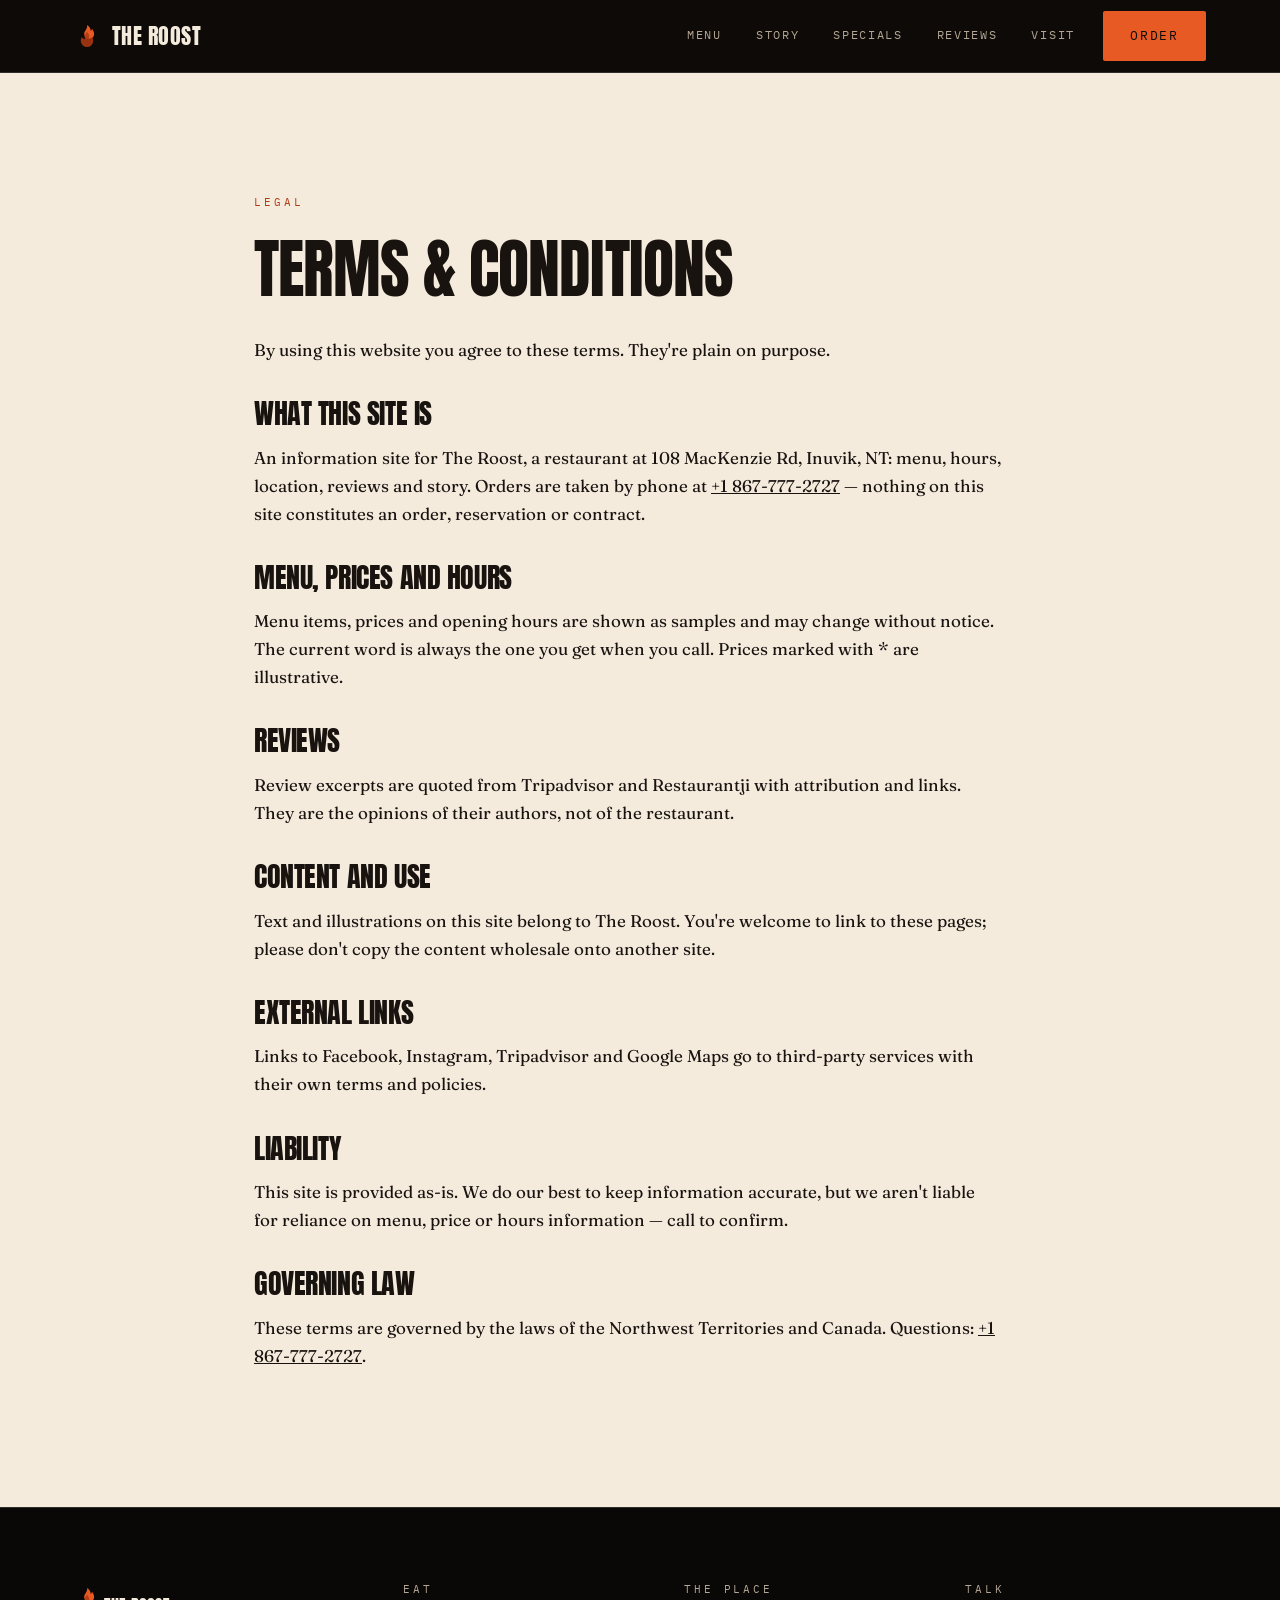
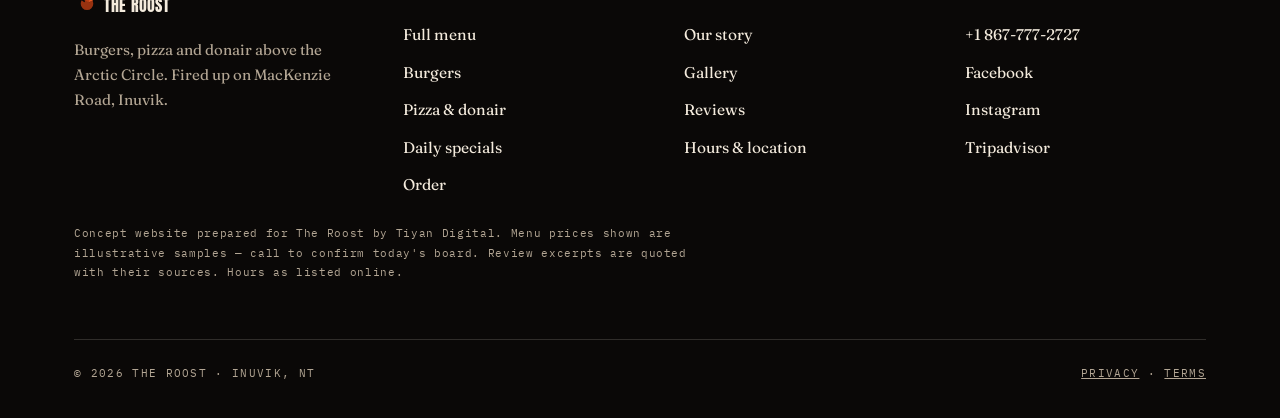
<file: terms.html>
<!DOCTYPE html>
<html lang="en">
<head>
<meta charset="UTF-8">
<meta name="viewport" content="width=device-width, initial-scale=1">
<title>Terms &amp; Conditions · The Roost, Inuvik NT</title>
<meta name="description" content="Terms and conditions for The Roost website.">
<meta property="og:type" content="website">
<link rel="preconnect" href="https://fonts.googleapis.com">
<link rel="preconnect" href="https://fonts.gstatic.com" crossorigin>
<link href="https://fonts.googleapis.com/css2?family=Anton&family=Fraunces:ital,opsz,wght@0,9..144,400;0,9..144,600;1,9..144,400&family=IBM+Plex+Mono:wght@400;500&display=swap" rel="stylesheet">
<link rel="stylesheet" href="style.css">
<link rel="icon" href="data:image/svg+xml,%3Csvg xmlns='http://www.w3.org/2000/svg' viewBox='0 0 24 24'%3E%3Cpath d='M12 2c1 4-3 5-3 9a5 5 0 0 0 10 0c0-2-1-3.5-2-5-.5 1.5-1.5 2-1.5 2C15 6 13 3.5 12 2z' fill='%23E85A24'/%3E%3C/svg%3E">
</head>
<body>
<a class="skip" href="#main">Skip to content</a>

<header class="site-nav">
  <div class="wrap nav-inner">
    <a class="brand" href="index.html" aria-label="The Roost — home">
      <svg viewBox="0 0 24 24" aria-hidden="true"><path d="M12 1.8c.9 3.6-2.6 5-2.6 8.4a4.6 4.6 0 0 0 9.2 0c0-1.9-1-3.4-1.9-4.8-.5 1.4-1.3 2-1.3 2 .3-2.4-1.6-4.6-3.4-5.6z" fill="#E85A24"/><path d="M12 22.2a5.8 5.8 0 0 1-5.8-5.8c0-1.2.4-2.3 1-3.2.9 1 1.9 1.7 2.9 1.9-.8-2.7.1-5.4 1.9-7.1 1.8 1.7 2.7 4.4 1.9 7.1 1-.2 2-.9 2.9-1.9.6.9 1 2 1 3.2a5.8 5.8 0 0 1-5.8 5.8z" fill="#B23A12" opacity=".85"/></svg>
      THE ROOST
    </a>
    <button class="burger" id="nav-toggle" aria-expanded="false" aria-controls="nav-links" aria-label="Toggle navigation"><span></span><span></span><span></span></button>
    <nav class="nav-links" id="nav-links" aria-label="Primary">
      <a class="nl" href="menu.html">Menu</a>
      <a class="nl" href="story.html">Story</a>
      <a class="nl" href="specials.html">Specials</a>
      <a class="nl" href="reviews.html">Reviews</a>
      <a class="nl" href="visit.html">Visit</a>
      <span class="nav-cta"><a class="btn btn-ember" href="order.html">Order</a></span>
    </nav>
  </div>
</header>

<main id="main">
  <section class="block light">
    <div class="wrap" style="max-width:820px">
      <span class="eyebrow kicker-gap">Legal</span>
      <h1 class="h-1" style="margin-bottom:36px">Terms &amp; Conditions</h1>
      <p>By using this website you agree to these terms. They're plain on purpose.</p>
      <h2 class="h-3" style="margin:36px 0 12px">What this site is</h2>
      <p>An information site for The Roost, a restaurant at 108 MacKenzie Rd, Inuvik, NT: menu, hours, location, reviews and story. Orders are taken by phone at <a href="tel:+18677772727">+1 867-777-2727</a> — nothing on this site constitutes an order, reservation or contract.</p>
      <h2 class="h-3" style="margin:36px 0 12px">Menu, prices and hours</h2>
      <p>Menu items, prices and opening hours are shown as samples and may change without notice. The current word is always the one you get when you call. Prices marked with * are illustrative.</p>
      <h2 class="h-3" style="margin:36px 0 12px">Reviews</h2>
      <p>Review excerpts are quoted from Tripadvisor and Restaurantji with attribution and links. They are the opinions of their authors, not of the restaurant.</p>
      <h2 class="h-3" style="margin:36px 0 12px">Content and use</h2>
      <p>Text and illustrations on this site belong to The Roost. You're welcome to link to these pages; please don't copy the content wholesale onto another site.</p>
      <h2 class="h-3" style="margin:36px 0 12px">External links</h2>
      <p>Links to Facebook, Instagram, Tripadvisor and Google Maps go to third-party services with their own terms and policies.</p>
      <h2 class="h-3" style="margin:36px 0 12px">Liability</h2>
      <p>This site is provided as-is. We do our best to keep information accurate, but we aren't liable for reliance on menu, price or hours information — call to confirm.</p>
      <h2 class="h-3" style="margin:36px 0 12px">Governing law</h2>
      <p>These terms are governed by the laws of the Northwest Territories and Canada. Questions: <a href="tel:+18677772727">+1 867-777-2727</a>.</p>
    </div>
  </section>
</main>

<footer>
  <div class="wrap">
    <div class="foot-grid">
      <div class="foot-brand">
        <a class="brand" href="index.html" aria-label="The Roost — home">
          <svg viewBox="0 0 24 24" aria-hidden="true" width="26" height="26"><path d="M12 1.8c.9 3.6-2.6 5-2.6 8.4a4.6 4.6 0 0 0 9.2 0c0-1.9-1-3.4-1.9-4.8-.5 1.4-1.3 2-1.3 2 .3-2.4-1.6-4.6-3.4-5.6z" fill="#E85A24"/><path d="M12 22.2a5.8 5.8 0 0 1-5.8-5.8c0-1.2.4-2.3 1-3.2.9 1 1.9 1.7 2.9 1.9-.8-2.7.1-5.4 1.9-7.1 1.8 1.7 2.7 4.4 1.9 7.1 1-.2 2-.9 2.9-1.9.6.9 1 2 1 3.2a5.8 5.8 0 0 1-5.8 5.8z" fill="#B23A12" opacity=".85"/></svg>
          THE ROOST
        </a>
        <p>Burgers, pizza and donair above the Arctic Circle. Fired up on MacKenzie Road, Inuvik.</p>
      </div>
      <div>
        <h4>Eat</h4>
        <a href="menu.html">Full menu</a><a href="burgers.html">Burgers</a><a href="pizza-donair.html">Pizza &amp; donair</a><a href="specials.html">Daily specials</a><a href="order.html">Order</a>
      </div>
      <div>
        <h4>The place</h4>
        <a href="story.html">Our story</a><a href="gallery.html">Gallery</a><a href="reviews.html">Reviews</a><a href="visit.html">Hours &amp; location</a>
      </div>
      <div>
        <h4>Talk</h4>
        <a href="tel:+18677772727"><span data-r="phoneDisplay">+1 867-777-2727</span></a>
        <a data-r="facebook" href="https://www.facebook.com/theroost867/">Facebook</a>
        <a data-r="instagram" href="https://www.instagram.com/theroost867">Instagram</a>
        <a data-r="tripadvisor" href="https://www.tripadvisor.ca/Restaurant_Review-g499243-d764679-Reviews-The_Roost-Inuvik_Northwest_Territories.html">Tripadvisor</a>
      </div>
    </div>
    <p class="honesty">Concept website prepared for The Roost by Tiyan Digital. Menu prices shown are illustrative samples — call to confirm today's board. Review excerpts are quoted with their sources. Hours as listed online.</p>
    <div class="foot-base">
      <span>© 2026 The Roost · Inuvik, NT</span>
      <span><a href="privacy.html">Privacy</a> · <a href="terms.html">Terms</a></span>
    </div>
  </div>
</footer>
<script src="site.js"></script>
</body>
</html>
</file>
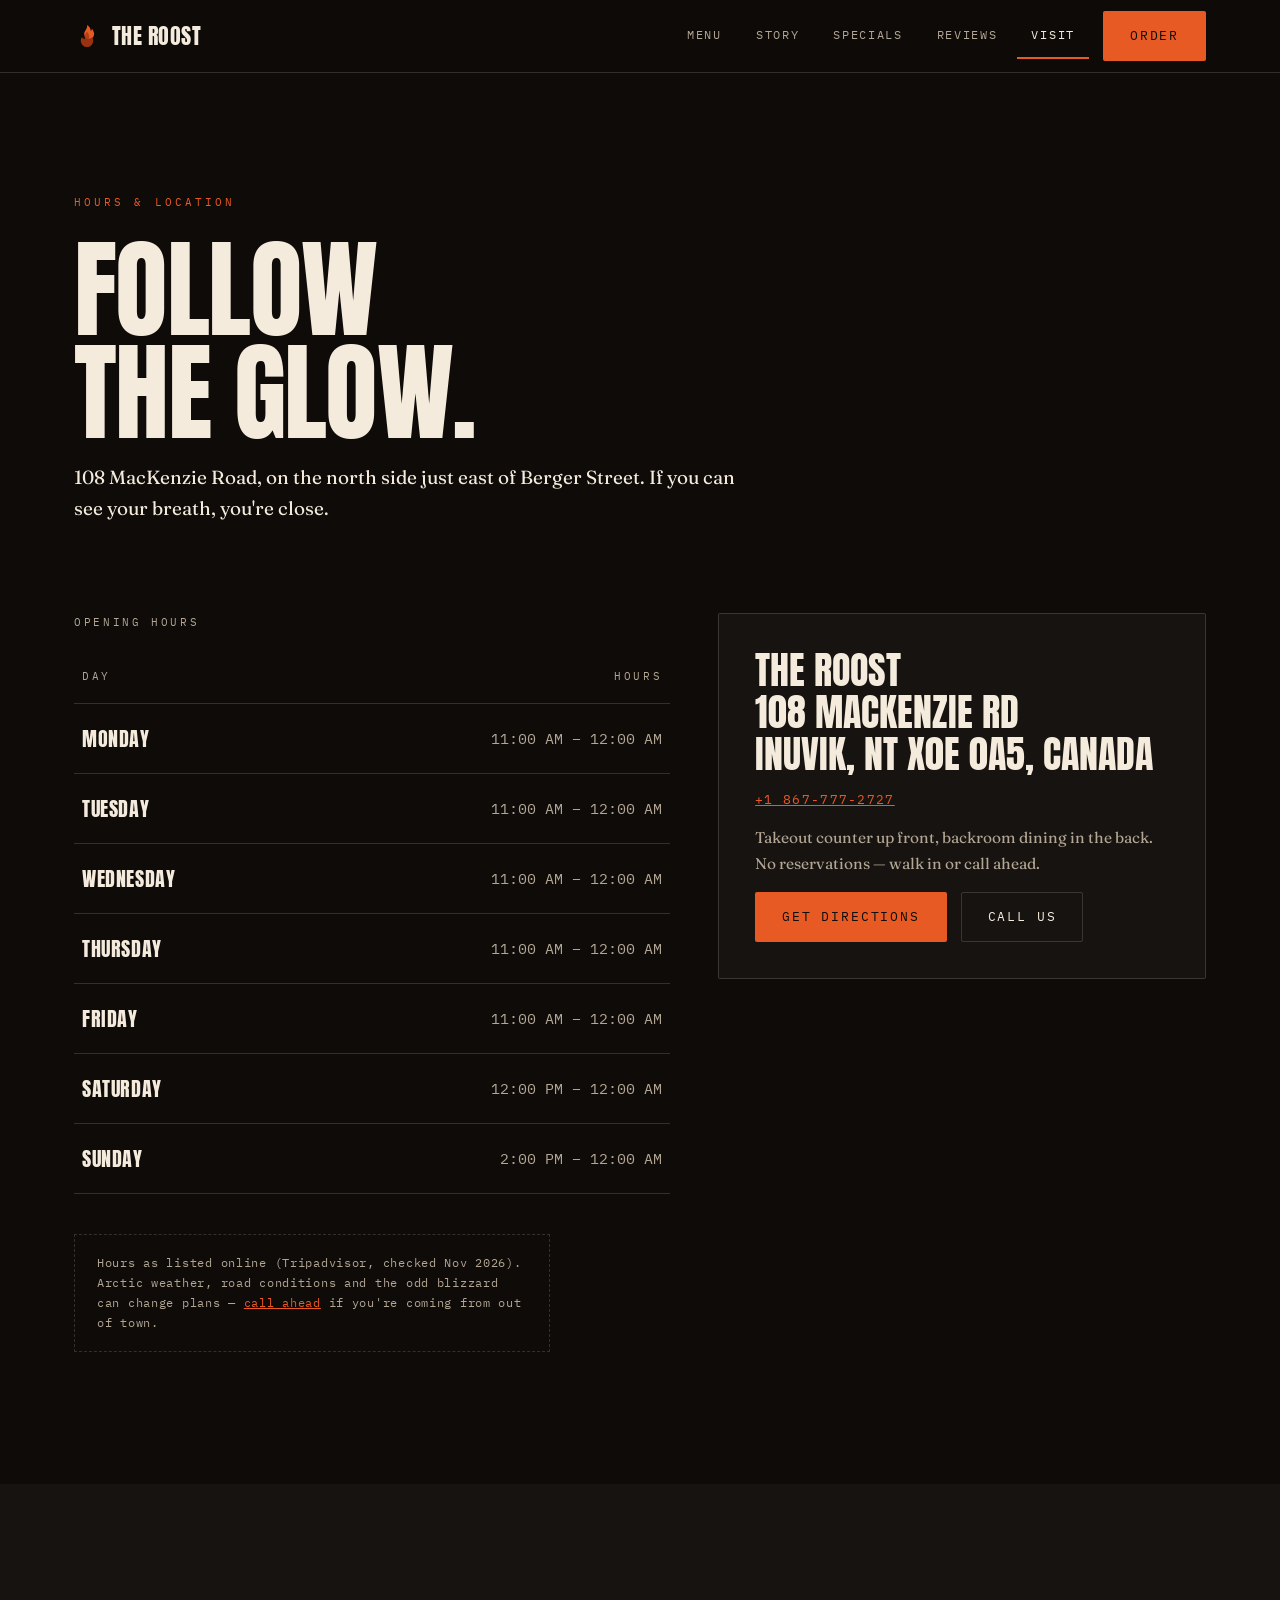
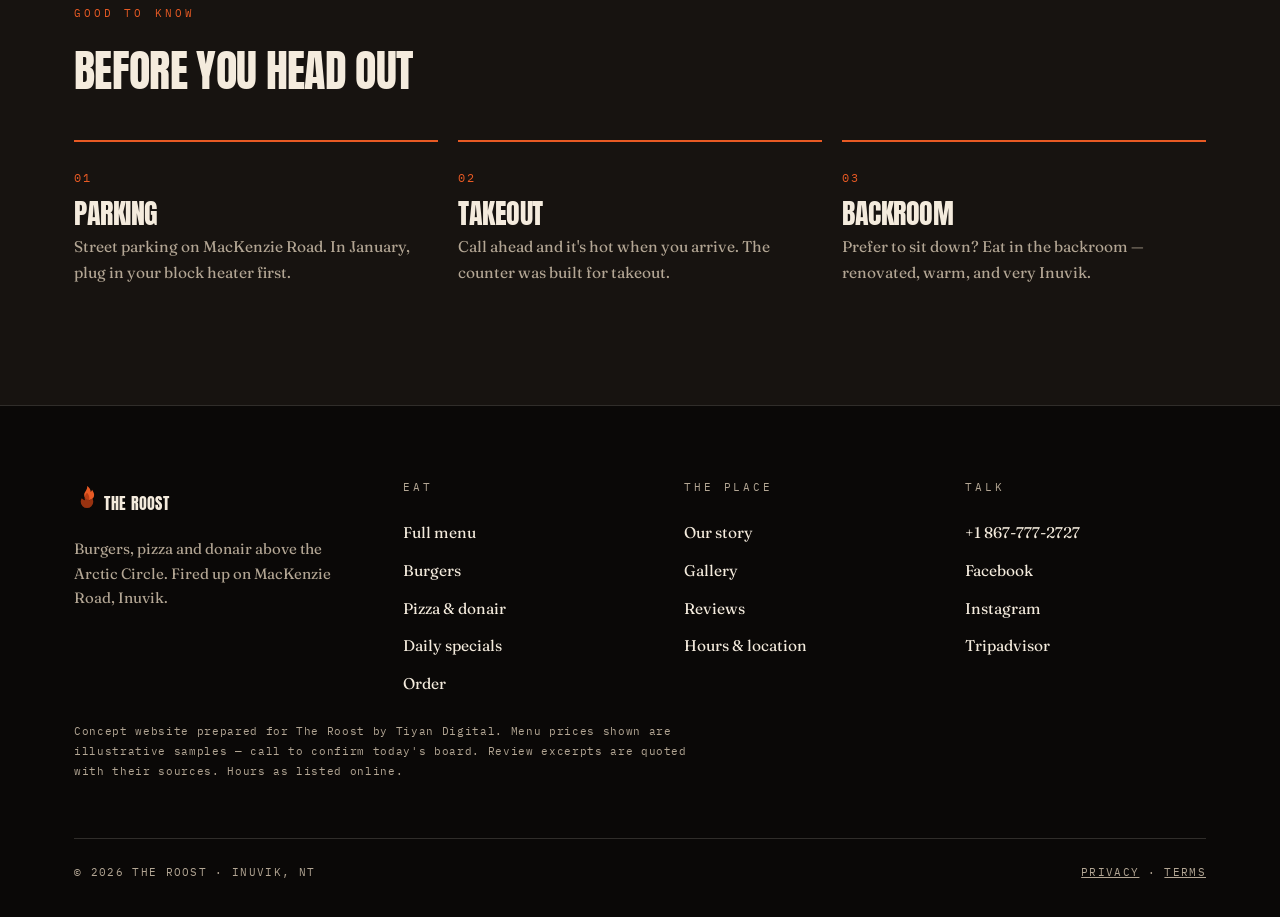
<file: visit.html>
<!DOCTYPE html>
<html lang="en">
<head>
<meta charset="UTF-8">
<meta name="viewport" content="width=device-width, initial-scale=1">
<title>Hours &amp; Location · The Roost, Inuvik NT</title>
<meta name="description" content="Find The Roost at 108 MacKenzie Rd, Inuvik NT. Open til midnight seven days. Call +1 867-777-2727.">
<meta property="og:title" content="Hours & Location · The Roost, Inuvik">
<meta property="og:type" content="website">
<link rel="preconnect" href="https://fonts.googleapis.com">
<link rel="preconnect" href="https://fonts.gstatic.com" crossorigin>
<link href="https://fonts.googleapis.com/css2?family=Anton&family=Fraunces:ital,opsz,wght@0,9..144,400;0,9..144,600;1,9..144,400&family=IBM+Plex+Mono:wght@400;500&display=swap" rel="stylesheet">
<link rel="stylesheet" href="style.css">
<link rel="icon" href="data:image/svg+xml,%3Csvg xmlns='http://www.w3.org/2000/svg' viewBox='0 0 24 24'%3E%3Cpath d='M12 2c1 4-3 5-3 9a5 5 0 0 0 10 0c0-2-1-3.5-2-5-.5 1.5-1.5 2-1.5 2C15 6 13 3.5 12 2z' fill='%23E85A24'/%3E%3C/svg%3E">
</head>
<body>
<a class="skip" href="#main">Skip to content</a>

<header class="site-nav">
  <div class="wrap nav-inner">
    <a class="brand" href="index.html" aria-label="The Roost — home">
      <svg viewBox="0 0 24 24" aria-hidden="true"><path d="M12 1.8c.9 3.6-2.6 5-2.6 8.4a4.6 4.6 0 0 0 9.2 0c0-1.9-1-3.4-1.9-4.8-.5 1.4-1.3 2-1.3 2 .3-2.4-1.6-4.6-3.4-5.6z" fill="#E85A24"/><path d="M12 22.2a5.8 5.8 0 0 1-5.8-5.8c0-1.2.4-2.3 1-3.2.9 1 1.9 1.7 2.9 1.9-.8-2.7.1-5.4 1.9-7.1 1.8 1.7 2.7 4.4 1.9 7.1 1-.2 2-.9 2.9-1.9.6.9 1 2 1 3.2a5.8 5.8 0 0 1-5.8 5.8z" fill="#B23A12" opacity=".85"/></svg>
      THE ROOST
    </a>
    <button class="burger" id="nav-toggle" aria-expanded="false" aria-controls="nav-links" aria-label="Toggle navigation"><span></span><span></span><span></span></button>
    <nav class="nav-links" id="nav-links" aria-label="Primary">
      <a class="nl" href="menu.html">Menu</a>
      <a class="nl" href="story.html">Story</a>
      <a class="nl" href="specials.html">Specials</a>
      <a class="nl" href="reviews.html">Reviews</a>
      <a class="nl" href="visit.html" aria-current="page">Visit</a>
      <span class="nav-cta"><a class="btn btn-ember" href="order.html">Order</a></span>
    </nav>
  </div>
</header>

<main id="main">
  <section class="block dark" style="padding-bottom:56px">
    <div class="wrap head-gap">
      <span class="eyebrow kicker-gap">Hours &amp; location</span>
      <h1 class="h-display">Follow<br>the glow.</h1>
      <p class="sub">108 MacKenzie Road, on the north side just east of Berger Street. If you can see your breath, you're close.</p>
    </div>
  </section>

  <section class="block dark" style="padding-top:0">
    <div class="wrap" style="display:grid;grid-template-columns:1.1fr .9fr;gap:48px;align-items:start">
      <div class="rv">
        <table class="hours-table">
          <caption style="text-align:left;font-family:var(--font-m);font-size:11px;letter-spacing:.24em;text-transform:uppercase;color:var(--muted-dk);padding-bottom:18px">Opening hours</caption>
          <tr><th scope="col">Day</th><th scope="col" style="text-align:right">Hours</th></tr>
          <tr><td class="day">Monday</td><td class="time">11:00 AM – 12:00 AM</td></tr>
          <tr><td class="day">Tuesday</td><td class="time">11:00 AM – 12:00 AM</td></tr>
          <tr><td class="day">Wednesday</td><td class="time">11:00 AM – 12:00 AM</td></tr>
          <tr><td class="day">Thursday</td><td class="time">11:00 AM – 12:00 AM</td></tr>
          <tr><td class="day">Friday</td><td class="time">11:00 AM – 12:00 AM</td></tr>
          <tr><td class="day">Saturday</td><td class="time">12:00 PM – 12:00 AM</td></tr>
          <tr><td class="day">Sunday</td><td class="time">2:00 PM – 12:00 AM</td></tr>
        </table>
        <p class="price-note">Hours as listed online (Tripadvisor, checked Nov 2026). Arctic weather, road conditions and the odd blizzard can change plans — <a href="tel:+18677772727" style="color:var(--ember)">call ahead</a> if you're coming from out of town.</p>
      </div>
      <div class="addr-block rv">
        <p class="big"><span data-r="name">The Roost</span><br><span data-r="address">108 MacKenzie Rd</span><br><span data-r="city">Inuvik, NT X0E 0A5, Canada</span></p>
        <p style="font-family:var(--font-m);font-size:13px;letter-spacing:.1em;color:var(--muted-dk)"><a data-r="phoneHref" href="tel:+18677772727" style="color:var(--ember)"><span data-r="phoneDisplay">+1 867-777-2727</span></a></p>
        <p style="color:var(--muted-dk);font-size:15.5px">Takeout counter up front, backroom dining in the back. No reservations — walk in or call ahead.</p>
        <div class="hero-ctas" style="margin-top:8px">
          <a class="btn btn-ember" href="https://www.google.com/maps/search/?api=1&query=The+Roost+108+Mackenzie+Rd+Inuvik+NT">Get directions</a>
          <a class="btn btn-ghost" href="tel:+18677772727">Call us</a>
        </div>
      </div>
    </div>
  </section>

  <section class="block dark-2">
    <div class="wrap head-gap">
      <span class="eyebrow kicker-gap">Good to know</span>
      <h2 class="h-2 rv">Before you head out</h2>
    </div>
    <div class="wrap steps">
      <div class="step rv"><span class="n">01</span><h3 class="h-3">Parking</h3><p>Street parking on MacKenzie Road. In January, plug in your block heater first.</p></div>
      <div class="step rv"><span class="n">02</span><h3 class="h-3">Takeout</h3><p>Call ahead and it's hot when you arrive. The counter was built for takeout.</p></div>
      <div class="step rv"><span class="n">03</span><h3 class="h-3">Backroom</h3><p>Prefer to sit down? Eat in the backroom — renovated, warm, and very Inuvik.</p></div>
    </div>
  </section>
</main>

<footer>
  <div class="wrap">
    <div class="foot-grid">
      <div class="foot-brand">
        <a class="brand" href="index.html" aria-label="The Roost — home">
          <svg viewBox="0 0 24 24" aria-hidden="true" width="26" height="26"><path d="M12 1.8c.9 3.6-2.6 5-2.6 8.4a4.6 4.6 0 0 0 9.2 0c0-1.9-1-3.4-1.9-4.8-.5 1.4-1.3 2-1.3 2 .3-2.4-1.6-4.6-3.4-5.6z" fill="#E85A24"/><path d="M12 22.2a5.8 5.8 0 0 1-5.8-5.8c0-1.2.4-2.3 1-3.2.9 1 1.9 1.7 2.9 1.9-.8-2.7.1-5.4 1.9-7.1 1.8 1.7 2.7 4.4 1.9 7.1 1-.2 2-.9 2.9-1.9.6.9 1 2 1 3.2a5.8 5.8 0 0 1-5.8 5.8z" fill="#B23A12" opacity=".85"/></svg>
          THE ROOST
        </a>
        <p>Burgers, pizza and donair above the Arctic Circle. Fired up on MacKenzie Road, Inuvik.</p>
      </div>
      <div>
        <h4>Eat</h4>
        <a href="menu.html">Full menu</a><a href="burgers.html">Burgers</a><a href="pizza-donair.html">Pizza &amp; donair</a><a href="specials.html">Daily specials</a><a href="order.html">Order</a>
      </div>
      <div>
        <h4>The place</h4>
        <a href="story.html">Our story</a><a href="gallery.html">Gallery</a><a href="reviews.html">Reviews</a><a href="visit.html">Hours &amp; location</a>
      </div>
      <div>
        <h4>Talk</h4>
        <a href="tel:+18677772727"><span data-r="phoneDisplay">+1 867-777-2727</span></a>
        <a data-r="facebook" href="https://www.facebook.com/theroost867/">Facebook</a>
        <a data-r="instagram" href="https://www.instagram.com/theroost867">Instagram</a>
        <a data-r="tripadvisor" href="https://www.tripadvisor.ca/Restaurant_Review-g499243-d764679-Reviews-The_Roost-Inuvik_Northwest_Territories.html">Tripadvisor</a>
      </div>
    </div>
    <p class="honesty">Concept website prepared for The Roost by Tiyan Digital. Menu prices shown are illustrative samples — call to confirm today's board. Review excerpts are quoted with their sources. Hours as listed online.</p>
    <div class="foot-base">
      <span>© 2026 The Roost · Inuvik, NT</span>
      <span><a href="privacy.html">Privacy</a> · <a href="terms.html">Terms</a></span>
    </div>
  </div>
</footer>
<script src="site.js"></script>
</body>
</html>
</file>
<file: style.css>
/* The Roost, Inuvik — Arctic-fire kitchen. Tokens first, no magic numbers elsewhere. */
:root{
  --char:#0E0B09; --char-2:#171310; --char-3:#1F1813;
  --cream:#F4EBDD; --cream-2:#EAE0CE;
  --ink:#191310; --muted-lt:#6E6152; --muted-dk:#B3A694;
  --ember:#E85A24; --ember-deep:#B23A12; --ember-ghost:rgba(232,90,36,.12);
  --hair-d:rgba(244,235,221,.16); --hair-l:rgba(25,19,16,.14);
  --maxw:1180px; --gut:24px;
  --font-d:"Anton",Impact,sans-serif;
  --font-b:"Fraunces",Georgia,serif;
  --font-m:"IBM Plex Mono",ui-monospace,SFMono-Regular,Menlo,monospace;
  --ease:cubic-bezier(0.16,1,0.3,1);
  --ease-state:cubic-bezier(0.4,0,0.2,1);
}
*{box-sizing:border-box}
html{scroll-behavior:smooth}
html:first-child{background:var(--char)} /* first CSS rule: no white flash */
body{
  margin:0; background:var(--char); color:var(--cream);
  font-family:var(--font-b); font-size:17px; line-height:1.65;
  overflow-x:clip; -webkit-font-smoothing:antialiased;
}
::selection{background:var(--ember); color:#0E0B09}
img,svg{max-width:100%; height:auto}
a{color:inherit}

/* ---- accessibility ---- */
.skip{position:absolute; left:12px; top:-60px; z-index:99; background:var(--ember); color:#0E0B09;
  padding:12px 18px; font-family:var(--font-m); font-size:13px; letter-spacing:.08em; text-decoration:none; border-radius:2px}
.skip:focus{top:12px}
:focus-visible{outline:2px solid var(--ember); outline-offset:3px}

/* ---- type ---- */
h1,h2,h3{font-family:var(--font-d); font-weight:400; text-transform:uppercase; letter-spacing:-.015em; line-height:.95; margin:0}
.h-display{font-size:clamp(48px,9vw,108px)}
.h-1{font-size:clamp(36px,5.5vw,64px)}
.h-2{font-size:clamp(28px,3.6vw,44px)}
.h-3{font-size:clamp(20px,2.4vw,28px)}
.eyebrow{font-family:var(--font-m); font-size:11px; letter-spacing:.28em; text-transform:uppercase; color:var(--ember); display:block}
.sub{font-size:clamp(16px,1.6vw,19px); line-height:1.6; max-width:56ch}
p{max-width:68ch}
.light .eyebrow{color:var(--ember-deep)}

/* ---- layout shells ---- */
.wrap{max-width:var(--maxw); margin:0 auto; padding-left:var(--gut); padding-right:var(--gut)}
section.block{padding:120px 0}
.dark{background:var(--char); color:var(--cream)}
.dark-2{background:var(--char-2); color:var(--cream)}
.light{background:var(--cream); color:var(--ink)}
.rule{border:0; border-top:1px solid var(--hair-d); margin:0}
.light .rule{border-top-color:var(--hair-l)}
.kicker-gap{margin-bottom:28px}
.head-gap h1,.head-gap h2{margin:0 0 18px}
.head-gap .sub{margin:0 0 34px}

/* ---- nav ---- */
.site-nav{position:sticky; top:0; z-index:50; background:rgba(14,11,9,.92); backdrop-filter:blur(14px); -webkit-backdrop-filter:blur(14px); border-bottom:1px solid var(--hair-d)}
.nav-inner{display:flex; align-items:center; gap:28px; height:72px}
.brand{display:flex; align-items:center; gap:12px; text-decoration:none; font-family:var(--font-d); font-size:22px; letter-spacing:.02em}
.brand svg{width:26px; height:26px; flex:none}
.nav-links{display:flex; gap:6px; margin-left:auto; align-items:center}
.nav-links a.nl{font-family:var(--font-m); font-size:12px; letter-spacing:.14em; text-transform:uppercase; text-decoration:none; padding:12px 14px; min-height:44px; display:inline-flex; align-items:center; color:var(--muted-dk); border-bottom:2px solid transparent}
.nav-links a.nl:hover{color:var(--cream)}
.nav-links a.nl[aria-current="page"]{color:var(--cream); border-bottom-color:var(--ember)}
.btn{display:inline-flex; align-items:center; justify-content:center; gap:10px; min-height:48px; padding:13px 26px; border-radius:2px;
  font-family:var(--font-m); font-size:13px; letter-spacing:.14em; text-transform:uppercase; text-decoration:none; cursor:pointer; border:1px solid transparent;
  transition:transform .18s var(--ease), background-color .18s var(--ease-state), color .18s var(--ease-state)}
.btn:active{transform:scale(.97)}
.btn-ember{background:var(--ember); color:#0E0B09}
.btn-ember:hover{background:var(--ember-deep); color:#F4EBDD}
.btn-ghost{border-color:var(--hair-d); color:var(--cream)}
.btn-ghost:hover{border-color:var(--ember); color:var(--ember)}
.btn-ghost-lt{border-color:var(--hair-l); color:var(--ink)}
.btn-ghost-lt:hover{border-color:var(--ember-deep); color:var(--ember-deep)}
.nav-cta{margin-left:8px}
.burger{display:none; background:none; border:1px solid var(--hair-d); border-radius:2px; width:48px; height:48px; cursor:pointer; margin-left:auto}
.burger span{display:block; width:22px; height:2px; background:var(--cream); margin:5px auto; transition:transform .2s var(--ease-state), opacity .2s}
.burger[aria-expanded="true"] span:nth-child(1){transform:translateY(7px) rotate(45deg)}
.burger[aria-expanded="true"] span:nth-child(2){opacity:0}
.burger[aria-expanded="true"] span:nth-child(3){transform:translateY(-7px) rotate(-45deg)}

/* ---- hero ---- */
.hero{position:relative; overflow:hidden; padding:96px 0 88px}
.hero-grid{display:grid; grid-template-columns:1.15fr .85fr; gap:48px; align-items:end}
#ember-canvas{position:absolute; inset:0; width:100%; height:100%; pointer-events:none}
.hero-copy{position:relative; z-index:2}
.mask-line{display:block; overflow:hidden}
.mask-line>span{display:block}
html.js .mask-line>span{transform:translateY(102%); animation:line-rise .9s var(--ease) forwards}
.mask-line:nth-child(2)>span{animation-delay:.12s}
.mask-line:nth-child(3)>span{animation-delay:.24s}
@keyframes line-rise{to{transform:translateY(0)}}
.hero-ctas{display:flex; gap:14px; margin-top:36px; flex-wrap:wrap}
.hero-meta{display:flex; gap:32px; margin-top:52px; flex-wrap:wrap}
.hero-meta div{font-family:var(--font-m); font-size:12px; letter-spacing:.12em; text-transform:uppercase; color:var(--muted-dk)}
.hero-meta strong{display:block; color:var(--cream); font-size:15px; letter-spacing:.04em; margin-bottom:4px}
.oven{position:relative; z-index:1; border:1px solid var(--hair-d); background:var(--char-2); aspect-ratio:4/5; display:flex; flex-direction:column; justify-content:flex-end; padding:32px; overflow:hidden}
.oven svg{position:absolute; inset:0; width:100%; height:100%}
.oven-cap{position:relative; font-family:var(--font-m); font-size:11px; letter-spacing:.22em; text-transform:uppercase; color:var(--muted-dk)}

/* ---- marquee ---- */
.marquee{border-top:1px solid var(--hair-d); border-bottom:1px solid var(--hair-d); overflow:hidden; background:var(--char)}
.marquee-track{display:flex; width:max-content; animation:mq 28s linear infinite}
.marquee span{font-family:var(--font-d); font-size:clamp(20px,3vw,34px); text-transform:uppercase; letter-spacing:.02em; padding:18px 28px; white-space:nowrap; color:var(--cream)}
.marquee span i{font-style:normal; color:var(--ember); padding-right:56px}
@keyframes mq{to{transform:translateX(-50%)}}

/* ---- dish rows (menu) ---- */
.cat-nav{position:sticky; top:72px; z-index:40; background:rgba(14,11,9,.95); border-bottom:1px solid var(--hair-d); overflow-x:auto; scrollbar-width:none}
.cat-nav-inner{display:flex; gap:4px; padding:0 var(--gut); max-width:var(--maxw); margin:0 auto}
.cat-nav a{font-family:var(--font-m); font-size:12px; letter-spacing:.12em; text-transform:uppercase; text-decoration:none; color:var(--muted-dk); padding:16px 14px; white-space:nowrap; border-bottom:2px solid transparent}
.cat-nav a:hover{color:var(--cream)}
.cat-nav a[aria-current="true"]{color:var(--ember); border-bottom-color:var(--ember)}
.dish{display:grid; grid-template-columns:1fr auto; gap:8px 24px; padding:26px 0; border-bottom:1px solid var(--hair-d); position:relative; align-items:baseline}
.dish-name{font-family:var(--font-d); font-size:clamp(22px,2.6vw,32px); text-transform:uppercase; letter-spacing:.01em; display:flex; align-items:center; gap:14px}
.flame-dot{width:10px; height:10px; border-radius:50%; background:var(--char-3); border:1px solid var(--hair-d); flex:none; transition:background-color .18s, box-shadow .18s}
.dish:hover .flame-dot,.dish:focus-within .flame-dot{background:var(--ember); box-shadow:0 0 14px var(--ember)}
.dish-desc{color:var(--muted-dk); font-size:15.5px; max-width:52ch; margin:6px 0 0}
.dish-price{font-family:var(--font-m); font-size:16px; color:var(--muted-dk); transition:color .18s; white-space:nowrap}
.dish:hover .dish-price{color:var(--ember)}
.price-note{font-family:var(--font-m); font-size:12px; letter-spacing:.06em; color:var(--muted-dk); border:1px dashed var(--hair-d); padding:18px 22px; margin-top:40px}
.price-note strong{color:var(--ember)}

/* ---- story timeline ---- */
.timeline{display:grid; grid-template-columns:120px 1fr; gap:0 40px}
.t-item{display:contents}
.t-year{font-family:var(--font-m); font-size:14px; color:var(--ember); letter-spacing:.1em; padding:34px 0; border-top:1px solid var(--hair-d); text-align:right}
.t-body{padding:34px 0 34px; border-top:1px solid var(--hair-d)}
.t-body h3{margin-bottom:10px}
.t-body p{color:var(--muted-dk); margin:0}
.pull{font-size:clamp(22px,3vw,34px); line-height:1.3; font-style:italic; color:var(--cream); max-width:26ch; margin:0}
.pull-src{font-family:var(--font-m); font-size:11px; letter-spacing:.2em; text-transform:uppercase; color:var(--muted-dk); margin-top:18px}

/* ---- burger wall / editorial list ---- */
.wall-item{padding:64px 0; border-bottom:1px solid var(--hair-d)}
.wall-item .dish-name{font-size:clamp(40px,7vw,96px); line-height:.95}
.wall-item p{color:var(--muted-dk); margin:14px 0 0; max-width:56ch}
.wall-tag{font-family:var(--font-m); font-size:11px; letter-spacing:.26em; text-transform:uppercase; color:var(--ember); margin-bottom:14px; display:block}

/* ---- split field (pizza & donair) ---- */
.split{display:grid; grid-template-columns:1fr 1fr; min-height:70vh}
.split>div{padding:72px 48px; display:flex; flex-direction:column; justify-content:center}
.split-a{background:var(--char-2)}
.split-b{background:var(--cream); color:var(--ink)}
.split-b .dish-desc,.split-b .sub{color:var(--muted-lt)}
.split h2{margin-bottom:20px}
.split .fact{font-family:var(--font-m); font-size:12px; letter-spacing:.14em; text-transform:uppercase; margin-top:28px; color:var(--muted-dk)}
.split-b .fact{color:var(--muted-lt)}

/* ---- flip board (specials) ---- */
.board{display:grid; grid-template-columns:repeat(3,1fr); gap:20px}
.flip{background:none; border:0; padding:0; cursor:pointer; text-align:left; perspective:1200px; min-height:300px}
.flip-inner{position:relative; width:100%; height:100%; min-height:300px; transform-style:preserve-3d; transition:transform .6s var(--ease)}
.flip[aria-pressed="true"] .flip-inner{transform:rotateY(180deg)}
.flip-face{position:absolute; inset:0; backface-visibility:hidden; -webkit-backface-visibility:hidden; border:1px solid var(--hair-d); border-radius:2px; padding:28px; display:flex; flex-direction:column; justify-content:space-between}
.flip-front{background:var(--char-2)}
.flip-back{background:var(--ember); color:#0E0B09; transform:rotateY(180deg)}
.flip-back .flip-day{color:#0E0B09}
.flip-day{font-family:var(--font-m); font-size:11px; letter-spacing:.26em; text-transform:uppercase; color:var(--ember)}
.flip-title{font-family:var(--font-d); font-size:30px; text-transform:uppercase; line-height:1; margin:14px 0 0}
.flip-hint{font-family:var(--font-m); font-size:11px; letter-spacing:.14em; text-transform:uppercase; color:var(--muted-dk)}
.flip-back p{margin:0; font-size:16px}
.flip-back .flip-hint{color:rgba(14,11,9,.7)}

/* ---- gallery ---- */
.gal{display:grid; grid-template-columns:repeat(3,1fr); gap:20px}
.tile{border:1px solid var(--hair-d); border-radius:2px; background:var(--char-2); aspect-ratio:1/1.15; padding:24px; display:flex; flex-direction:column; justify-content:space-between; overflow:hidden; transition:border-color .2s}
.tile:hover{border-color:var(--ember)}
.tile svg{flex:1; width:100%; height:auto}
.tile-cap{font-family:var(--font-m); font-size:11px; letter-spacing:.2em; text-transform:uppercase; color:var(--muted-dk); margin-top:16px}

/* ---- reviews ---- */
.rating-row{display:flex; gap:20px; flex-wrap:wrap; margin:36px 0 56px}
.badge{border:1px solid var(--hair-d); border-radius:2px; padding:22px 28px; background:var(--char-2); text-decoration:none; display:block; min-width:220px}
.badge:hover{border-color:var(--ember)}
.badge .score{font-family:var(--font-d); font-size:44px; color:var(--cream)}
.badge .of{font-family:var(--font-m); font-size:12px; color:var(--muted-dk); letter-spacing:.1em}
.badge .src{font-family:var(--font-m); font-size:11px; letter-spacing:.22em; text-transform:uppercase; color:var(--ember); margin-top:10px; display:block}
.quotes{display:grid; grid-template-columns:repeat(2,1fr); gap:20px}
.quote{border:1px solid var(--hair-d); border-radius:2px; padding:32px; background:var(--char-2); display:flex; flex-direction:column; gap:18px}
.quote blockquote{margin:0; font-size:18px; line-height:1.6; font-style:italic}
.quote cite{font-style:normal; font-family:var(--font-m); font-size:11px; letter-spacing:.16em; text-transform:uppercase; color:var(--muted-dk)}
.quote cite a{color:var(--ember); text-decoration:none}
.quote cite a:hover{text-decoration:underline}

/* ---- visit / order ---- */
.hours-table{width:100%; border-collapse:collapse; font-size:17px}
.hours-table th,.hours-table td{padding:18px 8px; border-bottom:1px solid var(--hair-d); text-align:left}
.hours-table th{font-family:var(--font-m); font-size:11px; letter-spacing:.24em; text-transform:uppercase; color:var(--muted-dk); font-weight:400}
.hours-table td.day{font-family:var(--font-d); font-size:20px; text-transform:uppercase; letter-spacing:.03em}
.hours-table td.time{font-family:var(--font-m); font-size:15px; text-align:right; color:var(--muted-dk)}
.addr-block{border:1px solid var(--hair-d); border-radius:2px; padding:36px; background:var(--char-2)}
.addr-block .big{font-family:var(--font-d); font-size:clamp(24px,3.4vw,38px); text-transform:uppercase; line-height:1.1; margin:0 0 12px}
.tel-mega{font-family:var(--font-d); font-size:clamp(40px,8vw,96px); letter-spacing:.01em; color:var(--cream); text-decoration:none; display:inline-block; line-height:1}
.tel-mega:hover{color:var(--ember)}
.steps{display:grid; grid-template-columns:repeat(3,1fr); gap:20px; margin-top:48px}
.step{border-top:2px solid var(--ember); padding-top:20px}
.step .n{font-family:var(--font-m); font-size:12px; letter-spacing:.2em; color:var(--ember)}
.step h3{margin:10px 0 8px}
.step p{color:var(--muted-dk); margin:0; font-size:15.5px}

/* ---- footer ---- */
footer{border-top:1px solid var(--hair-d); background:#0A0807; padding:72px 0 36px}
.foot-grid{display:grid; grid-template-columns:1.2fr 1fr 1fr 1fr; gap:40px}
.foot-grid h4{font-family:var(--font-m); font-size:11px; letter-spacing:.26em; text-transform:uppercase; color:var(--muted-dk); margin:0 0 18px; font-weight:400}
.foot-grid a{display:block; color:var(--cream); text-decoration:none; padding:6px 0; font-size:15.5px}
.foot-grid a:hover{color:var(--ember)}
.foot-brand p{color:var(--muted-dk); font-size:15px; margin:14px 0 0; max-width:34ch}
.foot-base{display:flex; justify-content:space-between; gap:20px; flex-wrap:wrap; margin-top:56px; padding-top:24px; border-top:1px solid var(--hair-d); font-family:var(--font-m); font-size:11px; letter-spacing:.12em; text-transform:uppercase; color:var(--muted-dk)}
.foot-base a{color:var(--muted-dk)}
.honesty{font-family:var(--font-m); font-size:11px; letter-spacing:.06em; color:var(--muted-dk); margin-top:20px; max-width:90ch; line-height:1.8}

/* ---- reveal (JS progressive enhancement) ---- */
html.js .rv{opacity:0; transform:translateY(24px)}
html.js .rv.in{opacity:1; transform:none; transition:opacity .8s var(--ease), transform .8s var(--ease)}
@media (prefers-reduced-motion:reduce){
  html.js .rv{opacity:1; transform:none}
  html.js .mask-line>span{animation:none; transform:none}
  .marquee-track{animation:none}
  html{scroll-behavior:auto}
}

/* ---- responsive: phone is a second composition ---- */
@media (max-width:900px){
  .hero-grid{grid-template-columns:1fr; gap:36px}
  .oven{aspect-ratio:16/10}
  .split{grid-template-columns:1fr}
  .split>div{padding:56px 28px; min-height:0}
  .board,.gal{grid-template-columns:1fr}
  .quotes{grid-template-columns:1fr}
  .steps{grid-template-columns:1fr}
  .foot-grid{grid-template-columns:1fr 1fr}
  .timeline{grid-template-columns:84px 1fr; gap:0 20px}
  .t-year{text-align:left}
}
@media (max-width:640px){
  :root{--gut:18px}
  section.block{padding:72px 0}
  .burger{display:block}
  .nav-links{position:absolute; top:72px; left:0; right:0; background:#0E0B09; border-bottom:1px solid var(--hair-d);
    flex-direction:column; align-items:stretch; gap:0; display:none; padding:8px 18px 18px}
  .nav-links.open{display:flex}
  .nav-links a.nl{padding:14px 4px; border-bottom:1px solid var(--hair-d); font-size:13px}
  .nav-cta{margin:12px 0 0}
  .nav-cta .btn{width:100%}
  .hero{padding:64px 0 56px}
  .hero-meta{gap:20px}
  .foot-grid{grid-template-columns:1fr}
  .flip,.flip-inner{min-height:260px}
  .hours-table td.day{font-size:17px}
}
</file>
